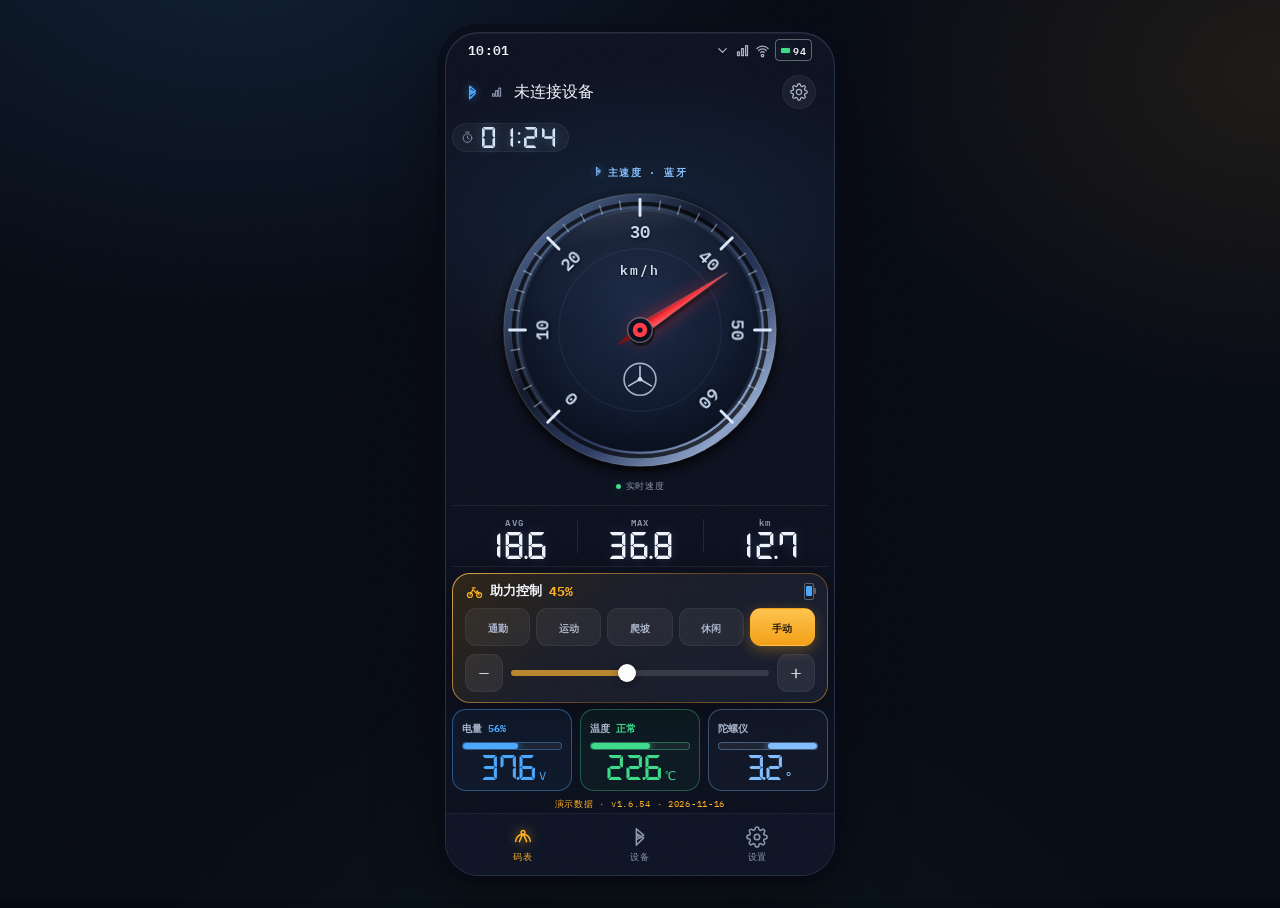
<file: design/needle-dashboard/index.html>
<!DOCTYPE html>
<html lang="zh-CN">
<head>
  <meta charset="UTF-8" />
  <meta name="viewport" content="width=device-width, initial-scale=1.0" />
  <title>指针仪表盘 · 码表首页概念稿</title>
  <link rel="preconnect" href="https://fonts.googleapis.com" />
  <link rel="preconnect" href="https://fonts.gstatic.com" crossorigin />
  <link href="https://fonts.googleapis.com/css2?family=IBM+Plex+Mono:wght@400;500;600;700&display=swap" rel="stylesheet" />
  <link rel="stylesheet" href="styles/tokens.css" />
  <link rel="stylesheet" href="styles/base.css" />
  <link rel="stylesheet" href="styles/components.css" />
</head>
<body>
  <div class="phone" id="app">

    <!-- ============ 状态栏 ============ -->
    <div class="statusbar reveal" data-reveal="0">
      <span class="statusbar__time">10:01</span>
      <div class="statusbar__right">
        <svg viewBox="0 0 24 24" aria-hidden="true"><path d="M6 9l6 6 6-6" /></svg>
        <svg viewBox="0 0 24 24" aria-hidden="true"><path d="M4 20h3v-6H4zm6.5 0h3V9h-3zm6.5 0h3V4h-3z" /></svg>
        <svg viewBox="0 0 24 24" aria-hidden="true"><path d="M12 18a2 2 0 100 4 2 2 0 000-4zm-6-6a8 8 0 0112 0m-9 3a4.5 4.5 0 016 0M3 9a12 12 0 0118 0" /></svg>
        <span class="statusbar__battery"><i></i>94</span>
      </div>
    </div>

    <!-- ============ 标题栏 ============ -->
    <header class="topbar reveal" data-reveal="1">
      <div class="topbar__left">
        <svg class="ico-bt" viewBox="0 0 24 24" aria-hidden="true"><path d="M8 3l8 7-4 3-4-3zm0 0v18l8-8-8-5zm8 7l-8 5" /></svg>
        <svg class="ico-signal" viewBox="0 0 24 24" aria-hidden="true"><path d="M4 18h3v-4H4zm5 0h3V9H9zm5 0h3V5h-3z" /></svg>
        <span>未连接设备</span>
      </div>
      <button class="icon-btn" aria-label="设置">
        <svg viewBox="0 0 24 24" aria-hidden="true"><path d="M12 15.5a3.5 3.5 0 100-7 3.5 3.5 0 000 7z" /><path d="M19.4 15a1.7 1.7 0 00.34 1.88l.06.06a2 2 0 01-2.83 2.83l-.06-.06a1.7 1.7 0 00-1.88-.34 1.7 1.7 0 00-1.03 1.56V21a2 2 0 01-4 0v-.09A1.7 1.7 0 008.9 19.4a1.7 1.7 0 00-1.88.34l-.06.06a2 2 0 01-2.83-2.83l.06-.06A1.7 1.7 0 004.53 15a1.7 1.7 0 00-1.56-1.03H3a2 2 0 010-4h.09A1.7 1.7 0 004.6 8.9a1.7 1.7 0 00-.34-1.88l-.06-.06a2 2 0 012.83-2.83l.06.06A1.7 1.7 0 009 4.53a1.7 1.7 0 001.03-1.56V3a2 2 0 014 0v.09A1.7 1.7 0 0015.1 4.6a1.7 1.7 0 001.88-.34l.06-.06a2 2 0 012.83 2.83l-.06.06A1.7 1.7 0 0019.47 9v.09a1.7 1.7 0 001.56 1.03H21a2 2 0 010 4h-.09a1.7 1.7 0 00-1.51.88z" /></svg>
      </button>
    </header>

    <main class="dash">

      <!-- ============ 顶部骑行时间 ============ -->
      <div class="ride-time reveal" data-reveal="2">
        <svg viewBox="0 0 24 24" aria-hidden="true"><circle cx="12" cy="13" r="8" /><path d="M12 9v4l3 2M9 2h6" /></svg>
        <span class="seg">01:24</span>
      </div>

      <!-- ============ 核心：三表联动仪表集群 ============ -->
      <section class="cluster" aria-label="指针仪表盘">

        <!-- 主速度指针表 -->
        <div class="gauge speedo speedo--main reveal" data-reveal="4">
          <div class="gauge__caption gauge__caption--main">
            <svg class="ico-bt" viewBox="0 0 24 24" aria-hidden="true"><path d="M8 3l8 7-4 3-4-3zm0 0v18l8-8-8-5zm8 7l-8 5" /></svg>
            主速度 · 蓝牙
          </div>
          <div class="speedo__dial">
            <svg viewBox="0 0 200 200" role="img" aria-label="主速度指针仪表" id="mainGaugeSvg">
              <defs>
                <!-- 金属拉丝表圈：左上高光 → 右下暗部，模拟立体倒角 -->
                <linearGradient id="bezelMain" x1="0" y1="0" x2="1" y2="1">
                  <stop offset="0%" stop-color="#a8bbdb" />
                  <stop offset="16%" stop-color="#40547a" />
                  <stop offset="40%" stop-color="#101729" />
                  <stop offset="63%" stop-color="#2b3a61" />
                  <stop offset="84%" stop-color="#8ea4c9" />
                  <stop offset="100%" stop-color="#1b2540" />
                </linearGradient>
                <!-- 盘面：径向内凹，边缘压暗 -->
                <radialGradient id="dialMain" cx="50%" cy="40%" r="66%">
                  <stop offset="0%" stop-color="#1b2845" />
                  <stop offset="58%" stop-color="#101a30" />
                  <stop offset="100%" stop-color="#050a16" />
                </radialGradient>
                <!-- 指针：德系红针，根部深、尖端亮 -->
                <linearGradient id="needleMainGrad" x1="0" y1="0" x2="1" y2="0">
                  <stop offset="0%" stop-color="#8f1018" />
                  <stop offset="45%" stop-color="#ff2d38" />
                  <stop offset="100%" stop-color="#ff6b6b" />
                </linearGradient>
                <!-- 玻璃罩反光 -->
                <linearGradient id="glassMain" x1="0" y1="0" x2="0.35" y2="1">
                  <stop offset="0%" stop-color="#ffffff" stop-opacity="0.15" />
                  <stop offset="38%" stop-color="#ffffff" stop-opacity="0.02" />
                  <stop offset="100%" stop-color="#ffffff" stop-opacity="0" />
                </linearGradient>
                <linearGradient id="arcGradMain" x1="0" y1="1" x2="1" y2="0">
                  <stop offset="0%" stop-color="#4aa8ff" />
                  <stop offset="55%" stop-color="#82beff" />
                  <stop offset="100%" stop-color="#ffb020" />
                </linearGradient>
                <filter id="glowMain" x="-60%" y="-60%" width="220%" height="220%">
                  <feGaussianBlur stdDeviation="3.4" result="b" />
                  <feMerge><feMergeNode in="b" /><feMergeNode in="SourceGraphic" /></feMerge>
                </filter>
              </defs>
              <!-- 表圈投影 → 金属倒角 → 内凹槽 → 盘面 -->
              <circle class="bezel-shadow" cx="100" cy="103" r="95" />
              <circle class="bezel-ring" cx="100" cy="100" r="94" fill="url(#bezelMain)" />
              <circle class="bezel-groove" cx="100" cy="100" r="87" />
              <circle class="speedo__face" cx="100" cy="100" r="84" fill="url(#dialMain)" />
              <circle class="speedo__inner-ring" cx="100" cy="100" r="56" />
              <!-- 上方单位铭牌 -->
              <text class="gauge-unit-mark" x="100" y="62" text-anchor="middle">km/h</text>
              <!-- 奔驰三叉星徽标：轴心下方 -->
              <g class="benz-star" transform="translate(100 134)" aria-hidden="true">
                <circle r="11" />
                <path d="M0 0 L0 -9 M0 0 L7.8 4.5 M0 0 L-7.8 4.5" />
                <circle class="benz-star__dot" r="1.6" />
              </g>
              <path class="gauge-arc gauge-arc--track" id="arcTrackMain" />
              <path class="gauge-arc gauge-arc--active" id="arcMain" filter="url(#glowMain)" />
              <g class="speedo__ticks" id="ticksMain" aria-hidden="true"></g>
              <g class="needle needle--main" id="needleMain">
                <path class="needle__tail" d="M96 100L100 120L104 100Z" />
                <path class="needle__body" d="M100 100L95.5 106L100 28L104.5 106Z" />
              </g>
              <circle class="needle__hub-shadow" cx="101" cy="102" r="9" />
              <circle class="needle__hub-outer" cx="100" cy="100" r="8.5" />
              <circle class="needle__hub" cx="100" cy="100" r="5" />
              <circle class="needle__hub-dot" cx="100" cy="100" r="1.8" />
              <!-- 玻璃罩高光：覆盖在最上层 -->
              <path class="glass-glare" fill="url(#glassMain)"
                    d="M100 16 A84 84 0 0 0 22 84 Q100 100 178 84 A84 84 0 0 0 100 16 Z" />
            </svg>
          </div>
          <div class="speedo__foot"><span class="status-dot"></span> 实时速度</div>
        </div>
      </section>

      <!-- ============ AVG / MAX / km ============ -->
      <section class="subtable reveal" data-reveal="6" aria-label="骑行统计">
        <div class="subtable__col">
          <span class="subtable__tag">AVG</span>
          <span class="seg subtable__val">18.6</span>
        </div>
        <div class="subtable__col">
          <span class="subtable__tag">MAX</span>
          <span class="seg subtable__val">36.8</span>
        </div>
        <div class="subtable__col">
          <span class="subtable__tag">km</span>
          <span class="seg subtable__val">12.7</span>
        </div>
      </section>

      <!-- ============ 助力控制 ============ -->
      <section class="assist reveal" data-reveal="7" aria-label="助力控制">
        <div class="assist__head">
          <svg viewBox="0 0 24 24" aria-hidden="true"><circle cx="5.5" cy="17" r="3.5" /><circle cx="18.5" cy="17" r="3.5" /><path d="M5.5 17L10 9l4 5 2-3 2.5 6M9 7h4" /></svg>
          <strong>助力控制</strong>
          <em id="assistPercent">45%</em>
          <span class="assist__battery" aria-hidden="true"></span>
        </div>
        <div class="assist__modes" role="group" aria-label="助力模式">
          <button type="button">通勤</button>
          <button type="button">运动</button>
          <button type="button">爬坡</button>
          <button type="button">休闲</button>
          <button type="button" class="is-active" aria-pressed="true">手动</button>
        </div>
        <div class="assist__control">
          <button class="assist__step" type="button" aria-label="减少助力">−</button>
          <div class="assist__slider" role="slider" aria-label="助力百分比" aria-valuemin="0" aria-valuemax="99" aria-valuenow="45" tabindex="0">
            <div class="assist__slider-fill" id="sliderFill"></div>
            <div class="assist__slider-thumb" id="sliderThumb"></div>
          </div>
          <button class="assist__step" type="button" aria-label="增加助力">+</button>
        </div>
      </section>

      <!-- ============ 传感器 ============ -->
      <section class="sensors reveal" data-reveal="8" aria-label="传感器状态">
        <div class="sensor sensor--blue">
          <div class="sensor__top"><span>电量 <b>56%</b></span></div>
          <div class="sensor__bar"><i style="width:56%"></i></div>
          <div class="sensor__value seg">37.6<span>V</span></div>
        </div>
        <div class="sensor sensor--green">
          <div class="sensor__top"><span>温度 <b>正常</b></span></div>
          <div class="sensor__bar"><i style="width:60%"></i></div>
          <div class="sensor__value seg">22.6<span>℃</span></div>
        </div>
        <div class="sensor sensor--cyan">
          <div class="sensor__top"><span>陀螺仪</span></div>
          <div class="sensor__bar"><i style="width:50%;left:50%"></i></div>
          <div class="sensor__value seg">3.2<span>°</span></div>
        </div>
      </section>

      <div class="version reveal" data-reveal="9">演示数据 · v1.6.54 · 2026-11-16</div>
    </main>

    <!-- ============ 底部导航 ============ -->
    <nav class="bottomnav reveal" data-reveal="10" aria-label="主导航">
      <button type="button" class="is-active" aria-current="page">
        <svg viewBox="0 0 24 24" aria-hidden="true"><path d="M4 17a8 8 0 0116 0M8 17l3-7h2l3 7" /><circle cx="12" cy="7" r="2" /></svg>
        <span>码表</span>
      </button>
      <button type="button">
        <svg viewBox="0 0 24 24" aria-hidden="true"><path d="M8 3l8 7-4 3-4-3zm0 0v18l8-8-8-5zm8 7l-8 5" /></svg>
        <span>设备</span>
      </button>
      <button type="button">
        <svg viewBox="0 0 24 24" aria-hidden="true"><circle cx="12" cy="12" r="3" /><path d="M19.4 15a1.7 1.7 0 00.34 1.88l.06.06a2 2 0 01-2.83 2.83l-.06-.06a1.7 1.7 0 00-1.88-.34 1.7 1.7 0 00-1.03 1.56V21a2 2 0 01-4 0v-.09A1.7 1.7 0 008.9 19.4a1.7 1.7 0 00-1.88.34l-.06.06a2 2 0 01-2.83-2.83l.06-.06A1.7 1.7 0 004.53 15a1.7 1.7 0 00-1.56-1.03H3a2 2 0 010-4h.09A1.7 1.7 0 004.6 8.9a1.7 1.7 0 00-.34-1.88l-.06-.06a2 2 0 012.83-2.83l.06.06A1.7 1.7 0 009 4.53a1.7 1.7 0 001.03-1.56V3a2 2 0 014 0v.09A1.7 1.7 0 0015.1 4.6a1.7 1.7 0 001.88-.34l.06-.06a2 2 0 012.83 2.83l-.06.06A1.7 1.7 0 0019.47 9v.09a1.7 1.7 0 001.56 1.03H21a2 2 0 010 4h-.09a1.7 1.7 0 00-1.51.88z" /></svg>
        <span>设置</span>
      </button>
    </nav>

    <!-- ============ 轻提示 ============ -->
    <div class="toast" id="toast" role="status" aria-live="polite"></div>
  </div>

  <script src="scripts/main.js"></script>
</body>
</html>
</file>
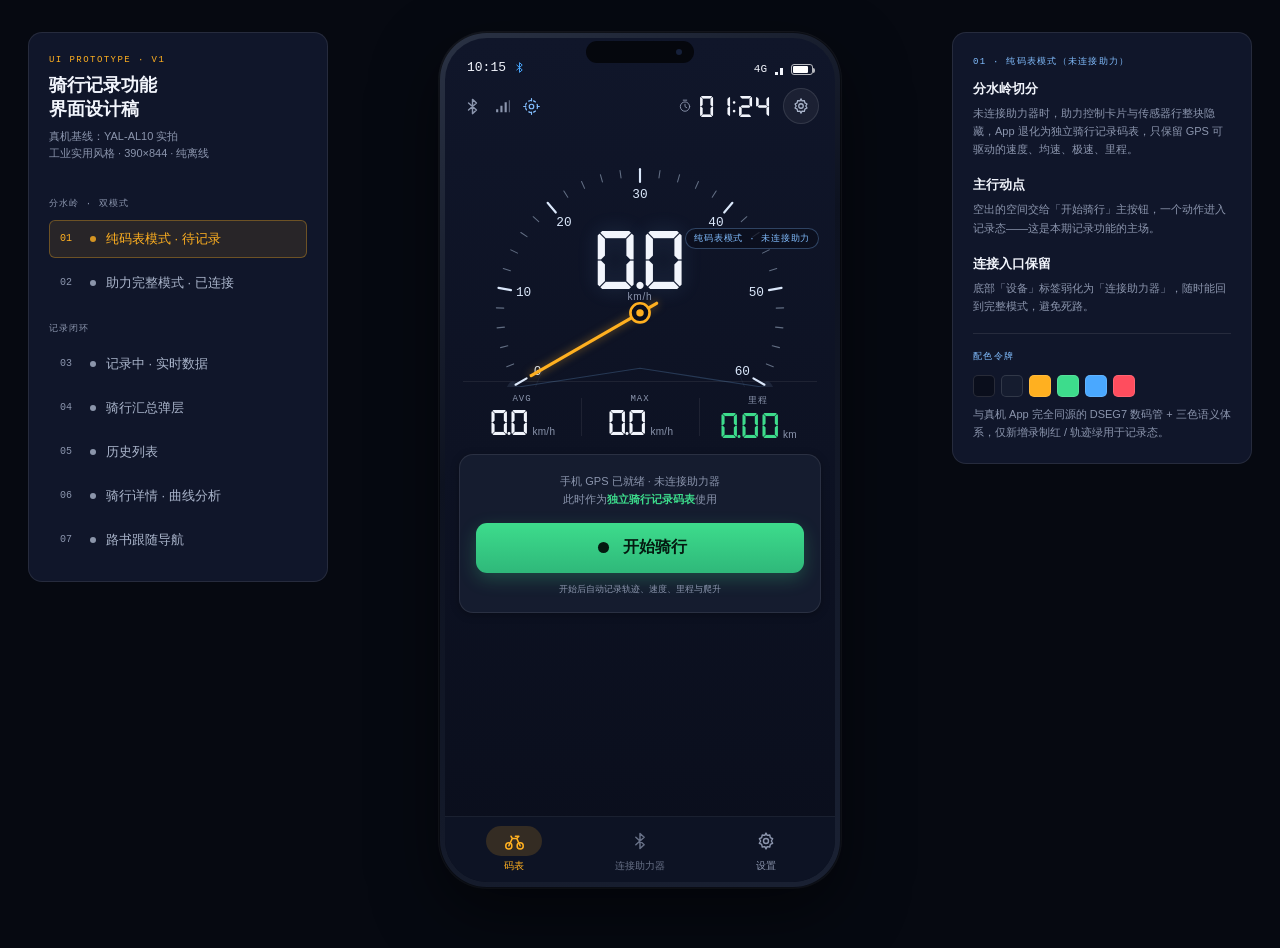
<file: design/ride-recording-ui/index.html>
<!DOCTYPE html>
<html lang="zh-CN">
<head>
<meta charset="UTF-8">
<meta name="viewport" content="width=device-width, initial-scale=1.0">
<title>骑行记录功能 · UI 设计原型</title>
<link rel="stylesheet" href="styles/tokens.css">
<link rel="stylesheet" href="styles/base.css">
<link rel="stylesheet" href="styles/components.css">
</head>
<body>

<!-- ============ 图标 sprite ============ -->
<svg xmlns="http://www.w3.org/2000/svg" style="display:none" aria-hidden="true">
  <symbol id="i-bt" viewBox="0 0 24 24" fill="none" stroke="currentColor" stroke-width="1.8" stroke-linecap="round" stroke-linejoin="round"><path d="M7 7.5 17 16.5 12 21V3l5 4.5L7 16.5"/></symbol>
  <symbol id="i-signal" viewBox="0 0 24 24" fill="currentColor"><path d="M3 20h3v-4H3zM9 20h3V11H9zM15 20h3V6h-3zM21 20h1V3h-1z"/></symbol>
  <symbol id="i-gps" viewBox="0 0 24 24" fill="none" stroke="currentColor" stroke-width="1.7" stroke-linecap="round"><circle cx="12" cy="12" r="3.2"/><circle cx="12" cy="12" r="8.5" stroke-dasharray="3 4"/><path d="M12 1v3M12 20v3M1 12h3M20 12h3"/></symbol>
  <symbol id="i-gear" viewBox="0 0 24 24" fill="none" stroke="currentColor" stroke-width="1.7" stroke-linecap="round" stroke-linejoin="round"><circle cx="12" cy="12" r="3"/><path d="M12 2.5l1.4 2.8 3.1-.5.7 3.1 2.8 1.4-1.6 2.7 1.6 2.7-2.8 1.4-.7 3.1-3.1-.5L12 21.5l-1.4-2.8-3.1.5-.7-3.1-2.8-1.4 1.6-2.7-1.6-2.7 2.8-1.4.7-3.1 3.1.5z"/></symbol>
  <symbol id="i-clock" viewBox="0 0 24 24" fill="none" stroke="currentColor" stroke-width="1.6" stroke-linecap="round"><circle cx="12" cy="13" r="8"/><path d="M12 9v4l3 2M9 2h6"/></symbol>
  <symbol id="i-bike" viewBox="0 0 24 24" fill="none" stroke="currentColor" stroke-width="1.7" stroke-linecap="round" stroke-linejoin="round"><circle cx="5.5" cy="17" r="3.5"/><circle cx="18.5" cy="17" r="3.5"/><path d="M5.5 17l4-8.5h5l4 8.5M9.5 8.5 8 6M14.5 8.5 17 6h-4"/></symbol>
  <symbol id="i-commute" viewBox="0 0 24 24" fill="none" stroke="currentColor" stroke-width="1.7" stroke-linecap="round" stroke-linejoin="round"><circle cx="5.5" cy="17" r="3.5"/><circle cx="18.5" cy="17" r="3.5"/><path d="M5.5 17l4-8.5h5l4 8.5M9.5 8.5 8 6M14.5 8.5 17 6h-4"/></symbol>
  <symbol id="i-sport" viewBox="0 0 24 24" fill="none" stroke="currentColor" stroke-width="1.7" stroke-linecap="round" stroke-linejoin="round"><circle cx="13" cy="4" r="2"/><path d="M9 21l3-6-3-3V8l5-2 3 4h4M12 15l4 3 1 4"/></symbol>
  <symbol id="i-climb" viewBox="0 0 24 24" fill="none" stroke="currentColor" stroke-width="1.7" stroke-linecap="round" stroke-linejoin="round"><path d="M2 20l7-12 4 6 2-3 7 9z"/></symbol>
  <symbol id="i-leisure" viewBox="0 0 24 24" fill="none" stroke="currentColor" stroke-width="1.6" stroke-linecap="round"><path d="M12 2v20M3.3 7l17.4 10M20.7 7 3.3 17"/><path d="M9 4l3 2 3-2M9 20l3-2 3 2"/></symbol>
  <symbol id="i-manual" viewBox="0 0 24 24" fill="none" stroke="currentColor" stroke-width="1.7" stroke-linecap="round"><path d="M4 7h16M4 12h16M4 17h16"/><circle cx="9" cy="7" r="2" fill="#151c2f"/><circle cx="16" cy="12" r="2" fill="#151c2f"/><circle cx="11" cy="17" r="2" fill="#151c2f"/></symbol>
  <symbol id="i-minus" viewBox="0 0 24 24" fill="none" stroke="currentColor" stroke-width="2" stroke-linecap="round"><path d="M5 12h14"/></symbol>
  <symbol id="i-plus" viewBox="0 0 24 24" fill="none" stroke="currentColor" stroke-width="2" stroke-linecap="round"><path d="M12 5v14M5 12h14"/></symbol>
  <symbol id="i-battery" viewBox="0 0 24 24" fill="none" stroke="currentColor" stroke-width="1.7" stroke-linecap="round"><rect x="2" y="7" width="17" height="10" rx="2"/><path d="M21 10v4"/></symbol>
  <symbol id="i-temp" viewBox="0 0 24 24" fill="none" stroke="currentColor" stroke-width="1.7" stroke-linecap="round"><path d="M14 14V5a2 2 0 0 0-4 0v9a4 4 0 1 0 4 0z"/><path d="M12 9v7"/></symbol>
  <symbol id="i-gyro" viewBox="0 0 24 24" fill="none" stroke="currentColor" stroke-width="1.6" stroke-linecap="round"><circle cx="12" cy="12" r="9"/><path d="M12 3v4M21 12h-4M12 21v-4M3 12h4"/><circle cx="12" cy="12" r="1.5" fill="currentColor"/></symbol>
  <symbol id="i-rec" viewBox="0 0 24 24" fill="currentColor"><circle cx="12" cy="12" r="7"/></symbol>
  <symbol id="i-pause" viewBox="0 0 24 24" fill="currentColor"><rect x="7" y="5" width="4" height="14" rx="1"/><rect x="14" y="5" width="4" height="14" rx="1"/></symbol>
  <symbol id="i-flag" viewBox="0 0 24 24" fill="none" stroke="currentColor" stroke-width="1.8" stroke-linecap="round" stroke-linejoin="round"><path d="M5 21V4m0 0h12l-2.5 4L17 12H5"/></symbol>
  <symbol id="i-play" viewBox="0 0 24 24" fill="currentColor"><path d="M8 5l11 7-11 7z"/></symbol>
  <symbol id="i-back" viewBox="0 0 24 24" fill="none" stroke="currentColor" stroke-width="1.9" stroke-linecap="round" stroke-linejoin="round"><path d="M15 18l-6-6 6-6"/></symbol>
  <symbol id="i-download" viewBox="0 0 24 24" fill="none" stroke="currentColor" stroke-width="1.7" stroke-linecap="round" stroke-linejoin="round"><path d="M12 3v12m0 0-4-4m4 4 4-4M4 17v3h16v-3"/></symbol>
  <symbol id="i-warn" viewBox="0 0 24 24" fill="none" stroke="currentColor" stroke-width="1.8" stroke-linecap="round" stroke-linejoin="round"><path d="M12 3 22 20H2z"/><path d="M12 9v5m0 3h.01"/></symbol>
  <symbol id="i-nav" viewBox="0 0 24 24" fill="none" stroke="currentColor" stroke-width="1.7" stroke-linecap="round" stroke-linejoin="round"><path d="M3 11 21 3l-8 18-2-8z"/></symbol>
  <symbol id="i-pin" viewBox="0 0 24 24" fill="none" stroke="currentColor" stroke-width="1.7" stroke-linecap="round" stroke-linejoin="round"><path d="M12 22s7-7 7-13a7 7 0 1 0-14 0c0 6 7 13 7 13z"/><circle cx="12" cy="9" r="2.5"/></symbol>
</svg>

<div class="stage">
  <!-- ============ 左侧：屏幕选择器 ============ -->
  <aside class="stage-side">
    <p class="brand-kicker">UI Prototype · v1</p>
    <h1 class="brand-title">骑行记录功能<br>界面设计稿</h1>
    <p class="brand-sub">真机基线：YAL-AL10 实拍<br>工业实用风格 · 390×844 · 纯离线</p>

    <div class="screen-picker" role="tablist" aria-label="界面列表">
      <p class="picker-group-label">分水岭 · 双模式</p>
      <button class="picker-btn active" data-target="standby"><span class="pn">01</span><span class="picker-dot"></span>纯码表模式 · 待记录</button>
      <button class="picker-btn" data-target="assist"><span class="pn">02</span><span class="picker-dot"></span>助力完整模式 · 已连接</button>

      <p class="picker-group-label">记录闭环</p>
      <button class="picker-btn" data-target="recording"><span class="pn">03</span><span class="picker-dot"></span>记录中 · 实时数据</button>
      <button class="picker-btn" data-target="summary"><span class="pn">04</span><span class="picker-dot"></span>骑行汇总弹层</button>
      <button class="picker-btn" data-target="history"><span class="pn">05</span><span class="picker-dot"></span>历史列表</button>
      <button class="picker-btn" data-target="detail"><span class="pn">06</span><span class="picker-dot"></span>骑行详情 · 曲线分析</button>
      <button class="picker-btn" data-target="navigation"><span class="pn">07</span><span class="picker-dot"></span>路书跟随导航</button>
    </div>
  </aside>

  <!-- ============ 中间：手机 mockup ============ -->
  <div class="device-wrap">
    <div class="device">
      <div class="notch"></div>

      <!-- ========== 01 纯码表模式 · 待记录 ========== -->
      <section class="screen" data-screen="standby" aria-label="纯码表模式待记录">
        <div class="statusbar">
          <div class="sb-left"><span>10:15</span><span class="sb-icon" style="color:var(--color-blue)"><svg width="13" height="13"><use href="#i-bt"/></svg></span></div>
          <div class="sb-right"><span>4G</span><span class="sb-icon"><svg width="12" height="12" fill="currentColor"><path d="M2 14h3V9H2zM7 14h3V5H7zM12 14h3V2h-3z"/></svg></span><span class="sb-battery"><i></i></span></div>
        </div>
        <header class="appbar">
          <div class="appbar-left">
            <span class="ab-icon" style="color:var(--color-muted)"><svg width="19" height="19"><use href="#i-bt"/></svg></span>
            <span class="ab-icon" style="color:var(--color-muted)"><svg width="17" height="17"><use href="#i-signal"/></svg></span>
            <span class="ab-icon" style="color:var(--color-cyan)"><svg width="17" height="17"><use href="#i-gps"/></svg></span>
          </div>
          <div class="appbar-right">
            <div class="ride-clock"><svg width="14" height="14" style="color:var(--color-muted)"><use href="#i-clock"/></svg><span class="seg">01:24</span></div>
            <button class="gear-btn" aria-label="设置"><svg width="18" height="18"><use href="#i-gear"/></svg></button>
          </div>
        </header>
        <main class="content">
          <div class="demo-flag">纯码表模式 · 未连接助力</div>
          <div class="gauge-wrap" data-speed="0" data-avg="0" data-max="0">
            <svg class="gauge-svg" viewBox="0 0 340 238" preserveAspectRatio="xMidYMid meet"></svg>
            <div class="gauge-center-readout"><div class="gauge-speed seg">0.0</div><div class="gauge-unit">km/h</div></div>
          </div>
          <div class="stat-row">
            <div class="stat-cell"><div class="stat-label">AVG</div><div class="stat-val seg">0.0<small>km/h</small></div></div>
            <div class="stat-cell"><div class="stat-label">MAX</div><div class="stat-val seg">0.0<small>km/h</small></div></div>
            <div class="stat-cell accent-green"><div class="stat-label">里程</div><div class="stat-val seg">0.00<small>km</small></div></div>
          </div>
          <div class="card start-card">
            <p class="start-lead">手机 GPS 已就绪 · 未连接助力器<br>此时作为<b>独立骑行记录码表</b>使用</p>
            <button class="start-btn"><svg width="19" height="19"><use href="#i-rec"/></svg>开始骑行</button>
            <p class="start-hint">开始后自动记录轨迹、速度、里程与爬升</p>
          </div>
        </main>
        <nav class="navbar">
          <button class="nav-item active"><span class="nav-ico"><svg width="21" height="21"><use href="#i-bike"/></svg></span>码表</button>
          <button class="nav-item muted"><span class="nav-ico"><svg width="20" height="20"><use href="#i-bt"/></svg></span>连接助力器</button>
          <button class="nav-item"><span class="nav-ico"><svg width="20" height="20"><use href="#i-gear"/></svg></span>设置</button>
        </nav>
      </section>

      <!-- ========== 02 助力完整模式 · 已连接 ========== -->
      <section class="screen" data-screen="assist" hidden aria-label="助力完整模式已连接">
        <div class="statusbar">
          <div class="sb-left"><span>10:15</span><span class="sb-icon" style="color:var(--color-blue)"><svg width="13" height="13"><use href="#i-bt"/></svg></span></div>
          <div class="sb-right"><span>4G</span><span class="sb-icon" style="color:var(--color-green)"><svg width="12" height="12" fill="currentColor"><path d="M2 14h3V9H2zM7 14h3V5H7zM12 14h3V2h-3z"/></svg></span><span class="sb-battery"><i></i></span></div>
        </div>
        <header class="appbar">
          <div class="appbar-left">
            <span class="ab-icon" style="color:var(--color-blue)"><svg width="19" height="19"><use href="#i-bt"/></svg></span>
            <span class="ab-icon" style="color:var(--color-green)"><svg width="17" height="17"><use href="#i-signal"/></svg></span>
            <span class="ab-icon" style="color:var(--color-cyan)"><svg width="17" height="17"><use href="#i-gps"/></svg></span>
          </div>
          <div class="appbar-right">
            <div class="ride-clock"><svg width="14" height="14" style="color:var(--color-muted)"><use href="#i-clock"/></svg><span class="seg">01:24</span></div>
            <button class="gear-btn" aria-label="设置"><svg width="18" height="18"><use href="#i-gear"/></svg></button>
          </div>
        </header>
        <main class="content">
          <div class="gauge-wrap" data-speed="21.7" data-avg="18.4" data-max="42.1">
            <svg class="gauge-svg" viewBox="0 0 340 238" preserveAspectRatio="xMidYMid meet"></svg>
            <div class="gauge-center-readout"><div class="gauge-speed seg">21.7</div><div class="gauge-unit">km/h</div></div>
          </div>
          <div class="stat-row">
            <div class="stat-cell"><div class="stat-label">AVG</div><div class="stat-val seg">18.4<small>km/h</small></div></div>
            <div class="stat-cell"><div class="stat-label">MAX</div><div class="stat-val seg">42.1<small>km/h</small></div></div>
            <div class="stat-cell accent-green"><div class="stat-label">里程</div><div class="stat-val seg">12.68<small>km</small></div></div>
          </div>
          <div class="assist-card">
            <div class="assist-head">
              <div class="title"><svg width="18" height="18"><use href="#i-bike"/></svg>助力控制</div>
              <span class="assist-badge">助力中</span>
            </div>
            <div class="mode-row">
              <button class="mode-btn"><svg width="18" height="18"><use href="#i-commute"/></svg>通勤</button>
              <button class="mode-btn"><svg width="18" height="18"><use href="#i-sport"/></svg>运动</button>
              <button class="mode-btn active"><svg width="18" height="18"><use href="#i-climb"/></svg>爬坡</button>
              <button class="mode-btn"><svg width="18" height="18"><use href="#i-leisure"/></svg>休闲</button>
              <button class="mode-btn"><svg width="18" height="18"><use href="#i-manual"/></svg>手动</button>
            </div>
            <div class="level-row">
              <button class="level-btn op"><svg width="18" height="18"><use href="#i-minus"/></svg></button>
              <button class="level-btn">1</button>
              <button class="level-btn">2</button>
              <button class="level-btn active">3</button>
              <button class="level-btn">4</button>
              <button class="level-btn">5</button>
              <button class="level-btn op"><svg width="18" height="18"><use href="#i-plus"/></svg></button>
              <button class="level-btn stop">停止</button>
            </div>
          </div>
          <div class="sensor-grid">
            <div class="sensor-card">
              <div class="sensor-label"><svg width="13" height="13" style="color:var(--color-orange)"><use href="#i-battery"/></svg>电量 21%</div>
              <div class="sensor-value v-batt seg">34.1<small> V</small></div>
              <div class="sensor-bar"><i style="width:21%;background:var(--color-orange)"></i></div>
            </div>
            <div class="sensor-card">
              <div class="sensor-label"><svg width="13" height="13" style="color:var(--color-amber)"><use href="#i-temp"/></svg>温度 偏热</div>
              <div class="sensor-value v-temp seg">48.3<small> °C</small></div>
              <div class="sensor-bar"><i style="width:72%;background:var(--color-amber)"></i></div>
            </div>
            <div class="sensor-card">
              <div class="sensor-label"><svg width="13" height="13" style="color:var(--color-blue)"><use href="#i-gyro"/></svg>陀螺仪</div>
              <div class="sensor-value v-gyro seg">14.6<small> °</small></div>
              <div class="sensor-bar"><i style="width:55%;background:var(--color-blue)"></i></div>
            </div>
          </div>
        </main>
        <nav class="navbar">
          <button class="nav-item active"><span class="nav-ico"><svg width="21" height="21"><use href="#i-bike"/></svg></span>码表</button>
          <button class="nav-item"><span class="nav-ico"><svg width="20" height="20"><use href="#i-bt"/></svg></span>设备</button>
          <button class="nav-item"><span class="nav-ico"><svg width="20" height="20"><use href="#i-gear"/></svg></span>设置</button>
        </nav>
      </section>

      <!-- ========== 03 记录中 · 实时数据 ========== -->
      <section class="screen" data-screen="recording" hidden aria-label="记录中实时数据">
        <div class="statusbar">
          <div class="sb-left"><span>10:15</span><span class="sb-icon" style="color:var(--color-blue)"><svg width="13" height="13"><use href="#i-bt"/></svg></span></div>
          <div class="sb-right"><span>4G</span><span class="sb-icon" style="color:var(--color-green)"><svg width="12" height="12" fill="currentColor"><path d="M2 14h3V9H2zM7 14h3V5H7zM12 14h3V2h-3z"/></svg></span><span class="sb-battery"><i></i></span></div>
        </div>
        <header class="appbar">
          <div class="appbar-left">
            <span class="ab-icon" style="color:var(--color-muted)"><svg width="19" height="19"><use href="#i-bt"/></svg></span>
            <span class="ab-icon" style="color:var(--color-muted)"><svg width="17" height="17"><use href="#i-signal"/></svg></span>
            <span class="ab-icon" style="color:var(--color-green)"><svg width="17" height="17"><use href="#i-gps"/></svg></span>
          </div>
          <div class="appbar-right">
            <div class="ride-clock"><svg width="14" height="14" style="color:var(--color-muted)"><use href="#i-clock"/></svg><span class="seg">32:18</span></div>
            <button class="gear-btn" aria-label="设置"><svg width="18" height="18"><use href="#i-gear"/></svg></button>
          </div>
        </header>
        <main class="content">
          <div class="gauge-wrap" data-speed="28.4" data-avg="22.6" data-max="51.3">
            <svg class="gauge-svg" viewBox="0 0 340 238" preserveAspectRatio="xMidYMid meet"></svg>
            <div class="gauge-center-readout"><div class="gauge-speed seg">28.4</div><div class="gauge-unit">km/h</div></div>
          </div>
          <div class="stat-row">
            <div class="stat-cell"><div class="stat-label">AVG</div><div class="stat-val seg">22.6<small>km/h</small></div></div>
            <div class="stat-cell"><div class="stat-label">MAX</div><div class="stat-val seg">51.3<small>km/h</small></div></div>
            <div class="stat-cell accent-green"><div class="stat-label">里程</div><div class="stat-val seg">12.68<small>km</small></div></div>
          </div>
          <div class="rec-bar">
            <div class="rec-left">
              <span class="rec-dot"></span>
              <div><div class="rec-label">记录中</div><div class="rec-time seg">00:32:18</div></div>
            </div>
            <div class="rec-actions">
              <button class="rec-btn pause"><svg width="13" height="13"><use href="#i-pause"/></svg>暂停</button>
              <button class="rec-btn finish"><svg width="13" height="13"><use href="#i-flag"/></svg>结束</button>
            </div>
          </div>
          <div class="track-thumb">
            <span class="tt-chip">GPS 轨迹 · 实时</span>
            <svg viewBox="0 0 360 122" preserveAspectRatio="none">
              <path d="M-5 100 C40 92 55 60 96 66 S150 30 196 44 S250 78 292 52 S340 24 372 34" fill="none" stroke="rgba(94,224,160,0.18)" stroke-width="7" stroke-linecap="round"/>
              <path d="M-5 100 C40 92 55 60 96 66 S150 30 196 44 S250 78 292 52 S340 24 372 34" fill="none" stroke="var(--color-track)" stroke-width="2.4" stroke-linecap="round"/>
              <circle cx="292" cy="52" r="5.5" fill="#fff" stroke="var(--color-track)" stroke-width="2.5"/>
            </svg>
          </div>
          <div class="live-metrics">
            <div class="live-metric"><div class="lm-label">累计爬升</div><div class="lm-val seg c-amber">186<small> m</small></div></div>
            <div class="live-metric"><div class="lm-label">当前坡度</div><div class="lm-val seg c-blue">4.2<small> °</small></div></div>
            <div class="live-metric"><div class="lm-label">估算卡路里</div><div class="lm-val seg c-green">412<small> kcal</small></div></div>
          </div>
        </main>
        <nav class="navbar">
          <button class="nav-item active"><span class="nav-ico"><svg width="21" height="21"><use href="#i-bike"/></svg></span>码表</button>
          <button class="nav-item"><span class="nav-ico"><svg width="20" height="20"><use href="#i-bt"/></svg></span>设备</button>
          <button class="nav-item"><span class="nav-ico"><svg width="20" height="20"><use href="#i-gear"/></svg></span>设置</button>
        </nav>
      </section>

      <!-- ========== 04 骑行汇总弹层 ========== -->
      <section class="screen" data-screen="summary" hidden aria-label="骑行汇总">
        <div class="statusbar">
          <div class="sb-left"><span>10:47</span><span class="sb-icon" style="color:var(--color-blue)"><svg width="13" height="13"><use href="#i-bt"/></svg></span></div>
          <div class="sb-right"><span>4G</span><span class="sb-icon" style="color:var(--color-green)"><svg width="12" height="12" fill="currentColor"><path d="M2 14h3V9H2zM7 14h3V5H7zM12 14h3V2h-3z"/></svg></span><span class="sb-battery"><i></i></span></div>
        </div>
        <header class="appbar">
          <div class="appbar-left">
            <span class="ab-icon" style="color:var(--color-muted)"><svg width="19" height="19"><use href="#i-bt"/></svg></span>
            <span class="ab-icon" style="color:var(--color-muted)"><svg width="17" height="17"><use href="#i-signal"/></svg></span>
            <span class="ab-icon" style="color:var(--color-green)"><svg width="17" height="17"><use href="#i-gps"/></svg></span>
          </div>
          <div class="appbar-right">
            <div class="ride-clock"><svg width="14" height="14" style="color:var(--color-muted)"><use href="#i-clock"/></svg><span class="seg">32:18</span></div>
            <button class="gear-btn" aria-label="设置"><svg width="18" height="18"><use href="#i-gear"/></svg></button>
          </div>
        </header>
        <main class="content">
          <div class="gauge-wrap" data-speed="0" data-avg="22.6" data-max="51.3">
            <svg class="gauge-svg" viewBox="0 0 340 238" preserveAspectRatio="xMidYMid meet"></svg>
            <div class="gauge-center-readout"><div class="gauge-speed seg">0.0</div><div class="gauge-unit">km/h</div></div>
          </div>
          <div class="stat-row">
            <div class="stat-cell"><div class="stat-label">AVG</div><div class="stat-val seg">22.6<small>km/h</small></div></div>
            <div class="stat-cell"><div class="stat-label">MAX</div><div class="stat-val seg">51.3<small>km/h</small></div></div>
            <div class="stat-cell accent-green"><div class="stat-label">里程</div><div class="stat-val seg">12.68<small>km</small></div></div>
          </div>
        </main>
        <div class="overlay">
          <div class="sheet">
            <div class="sheet-grab"></div>
            <h2 class="sheet-title">骑行完成</h2>
            <p class="sheet-sub">2026-11-21 09:15 · 城市环线骑行</p>
            <div class="summary-grid">
              <div class="summary-cell"><div class="sc-val seg">12.68<small> km</small></div><div class="sc-label">总距离</div></div>
              <div class="summary-cell"><div class="sc-val seg">32:18</div><div class="sc-label">移动时长</div></div>
              <div class="summary-cell"><div class="sc-val seg">23.5<small> km/h</small></div><div class="sc-label">移动均速</div></div>
              <div class="summary-cell"><div class="sc-val seg">51.3<small> km/h</small></div><div class="sc-label">极速</div></div>
              <div class="summary-cell"><div class="sc-val seg c-amber">186<small> m</small></div><div class="sc-label">累计爬升</div></div>
              <div class="summary-cell"><div class="sc-val seg c-green">428<small> kcal</small></div><div class="sc-label">消耗</div></div>
            </div>
            <div class="sheet-actions">
              <button class="sheet-btn ghost">放弃</button>
              <button class="sheet-btn primary">保存骑行</button>
            </div>
          </div>
        </div>
        <nav class="navbar">
          <button class="nav-item active"><span class="nav-ico"><svg width="21" height="21"><use href="#i-bike"/></svg></span>码表</button>
          <button class="nav-item"><span class="nav-ico"><svg width="20" height="20"><use href="#i-bt"/></svg></span>设备</button>
          <button class="nav-item"><span class="nav-ico"><svg width="20" height="20"><use href="#i-gear"/></svg></span>设置</button>
        </nav>
      </section>

      <!-- ========== 05 历史列表 ========== -->
      <section class="screen" data-screen="history" hidden aria-label="历史骑行列表">
        <div class="statusbar">
          <div class="sb-left"><span>10:15</span><span class="sb-icon" style="color:var(--color-blue)"><svg width="13" height="13"><use href="#i-bt"/></svg></span></div>
          <div class="sb-right"><span>4G</span><span class="sb-icon"><svg width="12" height="12" fill="currentColor"><path d="M2 14h3V9H2zM7 14h3V5H7zM12 14h3V2h-3z"/></svg></span><span class="sb-battery"><i></i></span></div>
        </div>
        <header class="appbar">
          <div class="appbar-left"><span style="font-size:15px;font-weight:600">我的骑行</span></div>
          <div class="appbar-right"><button class="gear-btn" aria-label="更多"><svg width="18" height="18"><use href="#i-download"/></svg></button></div>
        </header>
        <main class="content">
          <div class="page-head">
            <h2 class="page-title">骑行记录<small>共 24 次 · 累计 386.4 km</small></h2>
            <span class="head-action">本月 ▾</span>
          </div>
          <div class="summary-strip">
            <div class="ss-cell"><div class="ss-val seg c-green">128.6</div><div class="ss-label">本月里程 km</div></div>
            <div class="ss-cell"><div class="ss-val seg">9</div><div class="ss-label">骑行次数</div></div>
            <div class="ss-cell"><div class="ss-val seg c-amber">1,240</div><div class="ss-label">累计爬升 m</div></div>
          </div>
          <p class="section-cap">2026 年 11 月</p>
          <div class="ride-list">
            <button class="ride-item" data-go="detail">
              <div class="ride-map"><svg viewBox="0 0 80 74"><path d="M6 60 C16 50 14 34 30 36 S48 20 58 26 S70 16 76 12" fill="none" stroke="var(--color-track)" stroke-width="2" stroke-linecap="round"/><circle cx="6" cy="60" r="2.5" fill="#fff"/></svg></div>
              <div class="ride-info">
                <div class="ride-date">11月21日 周六 09:15</div>
                <h3 class="ride-name">城市环线骑行</h3>
                <div class="ride-stats">
                  <div><span class="rs-val seg">12.68<small>km</small></span><span class="rs-label">距离</span></div>
                  <div><span class="rs-val seg">32:18</span><span class="rs-label">时长</span></div>
                  <div><span class="rs-val seg">23.5</span><span class="rs-label">均速</span></div>
                </div>
              </div>
            </button>
            <button class="ride-item" data-go="detail">
              <div class="ride-map"><svg viewBox="0 0 80 74"><path d="M8 18 C24 16 20 40 38 42 S56 58 72 54" fill="none" stroke="var(--color-track)" stroke-width="2" stroke-linecap="round"/><circle cx="8" cy="18" r="2.5" fill="#fff"/></svg></div>
              <div class="ride-info">
                <div class="ride-date">11月19日 周四 18:40</div>
                <h3 class="ride-name">滨江夜骑</h3>
                <div class="ride-stats">
                  <div><span class="rs-val seg">24.30<small>km</small></span><span class="rs-label">距离</span></div>
                  <div><span class="rs-val seg">58:02</span><span class="rs-label">时长</span></div>
                  <div><span class="rs-val seg">25.1</span><span class="rs-label">均速</span></div>
                </div>
              </div>
            </button>
            <button class="ride-item" data-go="detail">
              <div class="ride-map"><svg viewBox="0 0 80 74"><path d="M10 56 C10 30 40 30 40 16 S70 20 70 44" fill="none" stroke="var(--color-track)" stroke-width="2" stroke-linecap="round"/><circle cx="10" cy="56" r="2.5" fill="#fff"/></svg></div>
              <div class="ride-info">
                <div class="ride-date">11月16日 周一 07:20</div>
                <h3 class="ride-name">通勤 · 山路段</h3>
                <div class="ride-stats">
                  <div><span class="rs-val seg">8.42<small>km</small></span><span class="rs-label">距离</span></div>
                  <div><span class="rs-val seg">26:45</span><span class="rs-label">时长</span></div>
                  <div><span class="rs-val seg">18.9</span><span class="rs-label">均速</span></div>
                </div>
              </div>
            </button>
          </div>
        </main>
        <nav class="navbar">
          <button class="nav-item active"><span class="nav-ico"><svg width="21" height="21"><use href="#i-bike"/></svg></span>码表</button>
          <button class="nav-item"><span class="nav-ico"><svg width="20" height="20"><use href="#i-bt"/></svg></span>设备</button>
          <button class="nav-item"><span class="nav-ico"><svg width="20" height="20"><use href="#i-gear"/></svg></span>设置</button>
        </nav>
      </section>

      <!-- ========== 06 骑行详情 · 曲线分析 ========== -->
      <section class="screen" data-screen="detail" hidden aria-label="骑行详情">
        <div class="statusbar">
          <div class="sb-left"><span>10:15</span><span class="sb-icon" style="color:var(--color-blue)"><svg width="13" height="13"><use href="#i-bt"/></svg></span></div>
          <div class="sb-right"><span>4G</span><span class="sb-icon"><svg width="12" height="12" fill="currentColor"><path d="M2 14h3V9H2zM7 14h3V5H7zM12 14h3V2h-3z"/></svg></span><span class="sb-battery"><i></i></span></div>
        </div>
        <header class="appbar">
          <div class="appbar-left">
            <button class="gear-btn" data-go="history" style="width:32px;height:32px" aria-label="返回"><svg width="18" height="18"><use href="#i-back"/></svg></button>
            <span style="font-size:15px;font-weight:600;margin-left:4px">骑行详情</span>
          </div>
          <div class="appbar-right"><button class="gear-btn" aria-label="导出"><svg width="17" height="17"><use href="#i-download"/></svg></button></div>
        </header>
        <main class="content">
          <div class="detail-map">
            <span class="dm-badge">轨迹回放 · 12.68 km</span>
            <svg viewBox="0 0 362 210" preserveAspectRatio="xMidYMid meet">
              <path d="M28 168 C60 150 52 108 96 116 S150 70 196 88 S252 128 292 96 S336 58 344 48" fill="none" stroke="rgba(94,224,160,0.16)" stroke-width="9" stroke-linecap="round"/>
              <path d="M28 168 C60 150 52 108 96 116 S150 70 196 88 S252 128 292 96 S336 58 344 48" fill="none" stroke="var(--color-track)" stroke-width="2.6" stroke-linecap="round"/>
              <circle cx="28" cy="168" r="4.5" fill="var(--color-green)"/>
              <circle cx="344" cy="48" r="4.5" fill="var(--color-rec)"/>
              <circle cx="196" cy="88" r="6" fill="#fff" stroke="var(--color-track)" stroke-width="3"/>
            </svg>
            <div class="dm-replay">
              <button class="dm-play" aria-label="播放回放"><svg width="13" height="13"><use href="#i-play"/></svg></button>
              <div class="dm-track"><i></i></div>
              <span class="dm-time">12:18 / 32:18</span>
            </div>
          </div>

          <div class="summary-strip" style="margin-top:12px">
            <div class="ss-cell"><div class="ss-val seg">32:18</div><div class="ss-label">移动时长</div></div>
            <div class="ss-cell"><div class="ss-val seg c-amber">186</div><div class="ss-label">爬升 m</div></div>
            <div class="ss-cell"><div class="ss-val seg c-green">428</div><div class="ss-label">消耗 kcal</div></div>
          </div>

          <div class="card chart-card">
            <div class="chart-head">
              <span class="chart-title" style="font-size:var(--fs-md);font-weight:600">速度与海拔</span>
              <div class="chart-legend">
                <span class="legend-item"><i class="legend-swatch" style="background:var(--color-speed-curve)"></i>速度</span>
                <span class="legend-item"><i class="legend-swatch" style="background:var(--color-altitude)"></i>海拔</span>
              </div>
            </div>
            <svg class="chart-area" viewBox="0 0 340 118" preserveAspectRatio="none">
              <defs>
                <linearGradient id="speedFill" x1="0" y1="0" x2="0" y2="1"><stop offset="0" stop-color="rgba(74,168,255,0.28)"/><stop offset="1" stop-color="rgba(74,168,255,0)"/></linearGradient>
              </defs>
              <line x1="0" y1="30" x2="340" y2="30" stroke="rgba(255,255,255,0.06)"/>
              <line x1="0" y1="60" x2="340" y2="60" stroke="rgba(255,255,255,0.06)"/>
              <line x1="0" y1="90" x2="340" y2="90" stroke="rgba(255,255,255,0.06)"/>
              <path d="M0 96 L24 86 L48 90 L72 66 L96 74 L120 52 L144 58 L168 38 L192 48 L216 30 L240 42 L264 26 L288 36 L312 22 L340 30 L340 118 L0 118 Z" fill="url(#speedFill)"/>
              <path d="M0 96 L24 86 L48 90 L72 66 L96 74 L120 52 L144 58 L168 38 L192 48 L216 30 L240 42 L264 26 L288 36 L312 22 L340 30" fill="none" stroke="var(--color-speed-curve)" stroke-width="2" stroke-linejoin="round"/>
              <path d="M0 104 L26 100 L52 96 L78 92 L104 84 L130 80 L156 70 L182 66 L208 58 L234 54 L260 46 L286 44 L312 34 L340 30" fill="none" stroke="var(--color-altitude)" stroke-width="1.8" stroke-linejoin="round" stroke-dasharray="1 0"/>
            </svg>
            <div class="chart-axis"><span>0 km</span><span>3 km</span><span>6 km</span><span>9 km</span><span>12.68 km</span></div>
          </div>

          <div class="split-list">
            <p class="section-cap" style="margin-bottom:4px">每公里分段</p>
            <div class="split-row best"><span class="split-km">1 km</span><div class="split-bar"><i style="width:88%"></i></div><span class="split-time seg-mini">04'12</span><span class="split-speed">26.4</span></div>
            <div class="split-row"><span class="split-km">2 km</span><div class="split-bar"><i style="width:78%"></i></div><span class="split-time seg-mini">04'48</span><span class="split-speed">23.1</span></div>
            <div class="split-row"><span class="split-km">3 km</span><div class="split-bar"><i style="width:72%"></i></div><span class="split-time seg-mini">05'06</span><span class="split-speed">21.7</span></div>
            <div class="split-row best"><span class="split-km">4 km</span><div class="split-bar"><i style="width:92%"></i></div><span class="split-time seg-mini">04'02</span><span class="split-speed">27.5</span></div>
          </div>
        </main>
        <nav class="navbar">
          <button class="nav-item active"><span class="nav-ico"><svg width="21" height="21"><use href="#i-bike"/></svg></span>码表</button>
          <button class="nav-item"><span class="nav-ico"><svg width="20" height="20"><use href="#i-bt"/></svg></span>设备</button>
          <button class="nav-item"><span class="nav-ico"><svg width="20" height="20"><use href="#i-gear"/></svg></span>设置</button>
        </nav>
      </section>

      <!-- ========== 07 路书跟随导航 ========== -->
      <section class="screen" data-screen="navigation" hidden aria-label="路书跟随导航">
        <div class="statusbar">
          <div class="sb-left"><span>10:15</span><span class="sb-icon" style="color:var(--color-blue)"><svg width="13" height="13"><use href="#i-bt"/></svg></span></div>
          <div class="sb-right"><span>4G</span><span class="sb-icon" style="color:var(--color-green)"><svg width="12" height="12" fill="currentColor"><path d="M2 14h3V9H2zM7 14h3V5H7zM12 14h3V2h-3z"/></svg></span><span class="sb-battery"><i></i></span></div>
        </div>
        <header class="appbar">
          <div class="appbar-left">
            <span class="ab-icon" style="color:var(--color-cyan)"><svg width="17" height="17"><use href="#i-gps"/></svg></span>
            <span style="font-size:15px;font-weight:600;margin-left:2px">路书导航</span>
          </div>
          <div class="appbar-right">
            <div class="ride-clock"><svg width="14" height="14" style="color:var(--color-muted)"><use href="#i-clock"/></svg><span class="seg">18:24</span></div>
          </div>
        </header>
        <main class="content" style="padding:0 12px 10px">
          <div class="nav-map">
            <svg viewBox="0 0 366 690" preserveAspectRatio="xMidYMid slice">
              <g stroke="rgba(255,255,255,0.045)" stroke-width="1" fill="none">
                <path d="M0 120 H366 M0 260 H366 M0 400 H366 M0 540 H366"/>
                <path d="M80 0 V690 M200 0 V690 M300 0 V690"/>
              </g>
              <path d="M60 640 C90 560 70 500 120 470 S210 440 200 370 S140 320 170 250 S280 210 270 140 S310 90 320 50" fill="none" stroke="rgba(74,168,255,0.16)" stroke-width="14" stroke-linecap="round"/>
              <path d="M60 640 C90 560 70 500 120 470 S210 440 200 370 S140 320 170 250 S280 210 270 140 S310 90 320 50" fill="none" stroke="var(--color-blue)" stroke-width="3" stroke-linecap="round"/>
              <path d="M60 640 C90 560 70 500 120 470 S210 440 200 370" fill="none" stroke="var(--color-green)" stroke-width="3.4" stroke-linecap="round"/>
              <circle cx="200" cy="370" r="16" fill="rgba(61,220,140,0.14)"/>
              <circle cx="200" cy="370" r="7" fill="#fff" stroke="var(--color-green)" stroke-width="3"/>
              <g transform="translate(170,250)"><circle r="9" fill="#0a0e1c" stroke="var(--color-orange)" stroke-width="2"/><circle r="3" fill="var(--color-orange)"/></g>
              <g transform="translate(320,50)"><path d="M0 -12 L9 8 L0 3 L-9 8 Z" fill="var(--color-rec)"/></g>
            </svg>
            <div class="nav-top-card">
              <div class="ntc"><div class="ntc-val seg c-blue">5.32</div><div class="ntc-label">剩余 km</div></div>
              <div class="ntc"><div class="ntc-val seg">00:18:24</div><div class="ntc-label">已用时长</div></div>
              <div class="ntc"><div class="ntc-val seg c-green">42%</div><div class="ntc-label">进度</div></div>
            </div>
            <div class="nav-progress"><i></i></div>
            <div class="offcourse"><svg width="14" height="14"><use href="#i-warn"/></svg>已偏离路线 35 m，请返回路线</div>
            <div class="nav-hint">
              <span class="nh-ico"><svg width="20" height="20"><use href="#i-pin"/></svg></span>
              <div><div class="nh-title">前方 300 m · 右转进入山道</div><div class="nh-sub">关键点 3/8 · 滨江补给点</div></div>
            </div>
          </div>
        </main>
        <nav class="navbar">
          <button class="nav-item active"><span class="nav-ico"><svg width="21" height="21"><use href="#i-nav"/></svg></span>导航</button>
          <button class="nav-item"><span class="nav-ico"><svg width="20" height="20"><use href="#i-rec"/></svg></span>记录中</button>
          <button class="nav-item"><span class="nav-ico"><svg width="20" height="20"><use href="#i-flag"/></svg></span>结束</button>
        </nav>
      </section>

    </div>
  </div>

  <!-- ============ 右侧：设计说明 ============ -->
  <aside class="stage-notes">
    <p class="notes-title" id="notes-title">设计说明</p>
    <div id="notes-body"></div>
    <div class="note-block" style="margin-top:18px;border-top:1px solid var(--color-border);padding-top:16px">
      <p class="notes-title">配色令牌</p>
      <div class="swatch-row">
        <span class="swatch" style="background:#0a0e1c" title="背景 #0a0e1c"></span>
        <span class="swatch" style="background:#151c2f" title="卡片 #151c2f"></span>
        <span class="swatch" style="background:#ffb020" title="橙 #ffb020"></span>
        <span class="swatch" style="background:#3ddc8c" title="绿 #3ddc8c"></span>
        <span class="swatch" style="background:#4aa8ff" title="蓝 #4aa8ff"></span>
        <span class="swatch" style="background:#ff4d5e" title="录制红 #ff4d5e"></span>
      </div>
      <p class="note-p" style="margin-top:8px">与真机 App 完全同源的 DSEG7 数码管 + 三色语义体系，仅新增录制红 / 轨迹绿用于记录态。</p>
    </div>
  </aside>
</div>

<script src="scripts/main.js"></script>
</body>
</html>
</file>
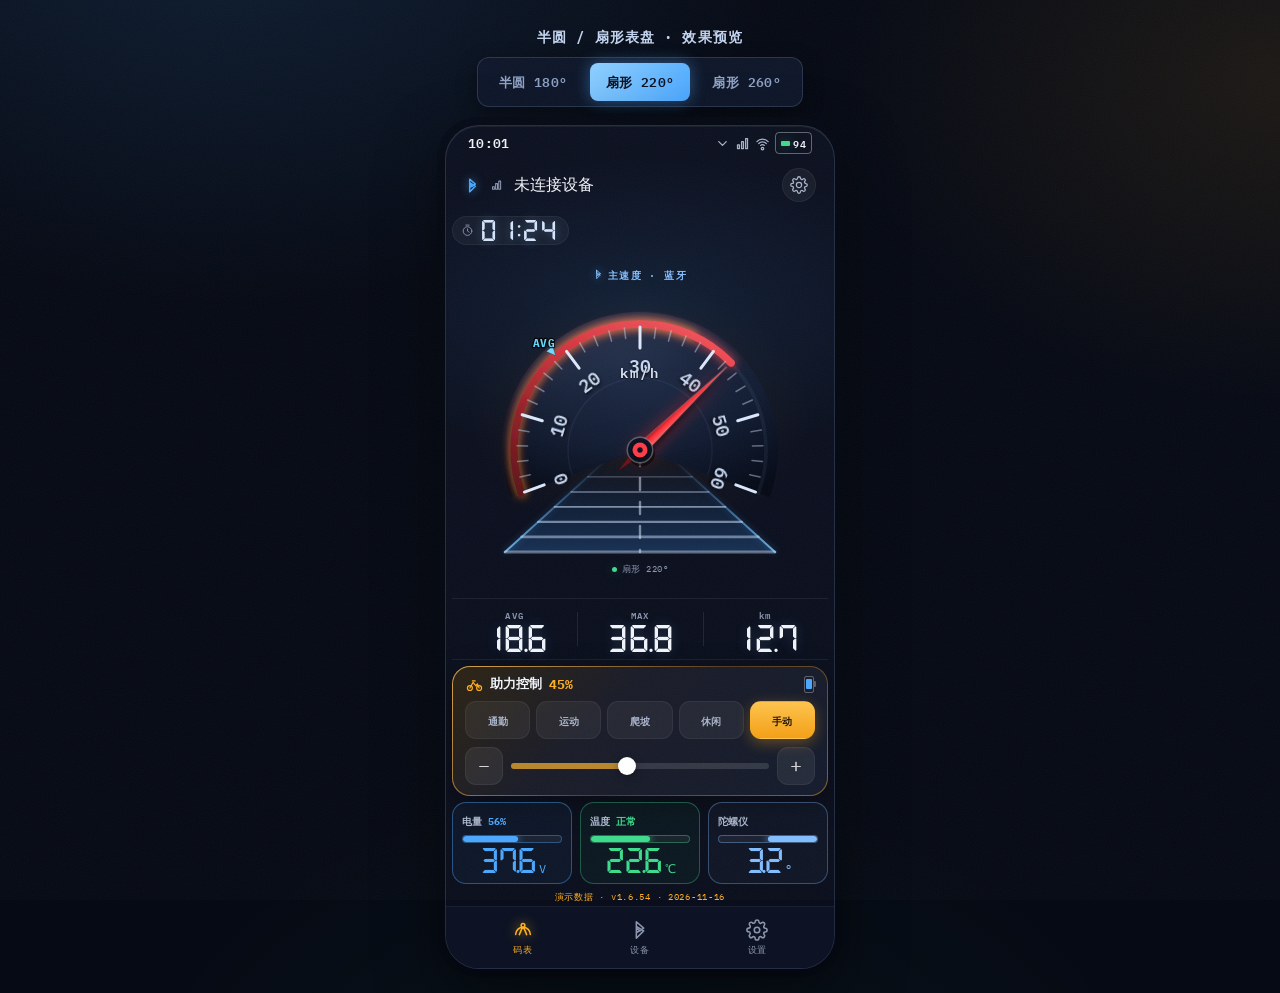
<file: design/semicircle-gauge/index.html>
<!DOCTYPE html>
<html lang="zh-CN">
<head>
  <meta charset="UTF-8" />
  <meta name="viewport" content="width=device-width, initial-scale=1.0" />
  <title>指针仪表盘 · 码表首页概念稿</title>
  <link rel="preconnect" href="https://fonts.googleapis.com" />
  <link rel="preconnect" href="https://fonts.gstatic.com" crossorigin />
  <link href="https://fonts.googleapis.com/css2?family=IBM+Plex+Mono:wght@400;500;600;700&display=swap" rel="stylesheet" />
  <link rel="stylesheet" href="styles/tokens.css" />
  <link rel="stylesheet" href="styles/base.css" />
  <link rel="stylesheet" href="styles/components.css" />
</head>
<body>
  <!-- 手机外的预览控件：切换表盘裁切方案 -->
  <div class="preview-wrap">
    <div class="preview-title">半圆 / 扇形表盘 · 效果预览</div>
    <div class="variant-bar" role="group" aria-label="切换表盘方案">
      <button type="button" data-variant="half180">半圆 180°</button>
      <button type="button" data-variant="fan220" class="is-active">扇形 220°</button>
      <button type="button" data-variant="fan260">扇形 260°</button>
    </div>
  </div>
  <div class="phone" id="app">

    <!-- ============ 状态栏 ============ -->
    <div class="statusbar reveal" data-reveal="0">
      <span class="statusbar__time">10:01</span>
      <div class="statusbar__right">
        <svg viewBox="0 0 24 24" aria-hidden="true"><path d="M6 9l6 6 6-6" /></svg>
        <svg viewBox="0 0 24 24" aria-hidden="true"><path d="M4 20h3v-6H4zm6.5 0h3V9h-3zm6.5 0h3V4h-3z" /></svg>
        <svg viewBox="0 0 24 24" aria-hidden="true"><path d="M12 18a2 2 0 100 4 2 2 0 000-4zm-6-6a8 8 0 0112 0m-9 3a4.5 4.5 0 016 0M3 9a12 12 0 0118 0" /></svg>
        <span class="statusbar__battery"><i></i>94</span>
      </div>
    </div>

    <!-- ============ 标题栏 ============ -->
    <header class="topbar reveal" data-reveal="1">
      <div class="topbar__left">
        <svg class="ico-bt" viewBox="0 0 24 24" aria-hidden="true"><path d="M8 3l8 7-4 3-4-3zm0 0v18l8-8-8-5zm8 7l-8 5" /></svg>
        <svg class="ico-signal" viewBox="0 0 24 24" aria-hidden="true"><path d="M4 18h3v-4H4zm5 0h3V9H9zm5 0h3V5h-3z" /></svg>
        <span>未连接设备</span>
      </div>
      <button class="icon-btn" aria-label="设置">
        <svg viewBox="0 0 24 24" aria-hidden="true"><path d="M12 15.5a3.5 3.5 0 100-7 3.5 3.5 0 000 7z" /><path d="M19.4 15a1.7 1.7 0 00.34 1.88l.06.06a2 2 0 01-2.83 2.83l-.06-.06a1.7 1.7 0 00-1.88-.34 1.7 1.7 0 00-1.03 1.56V21a2 2 0 01-4 0v-.09A1.7 1.7 0 008.9 19.4a1.7 1.7 0 00-1.88.34l-.06.06a2 2 0 01-2.83-2.83l.06-.06A1.7 1.7 0 004.53 15a1.7 1.7 0 00-1.56-1.03H3a2 2 0 010-4h.09A1.7 1.7 0 004.6 8.9a1.7 1.7 0 00-.34-1.88l-.06-.06a2 2 0 012.83-2.83l.06.06A1.7 1.7 0 009 4.53a1.7 1.7 0 001.03-1.56V3a2 2 0 014 0v.09A1.7 1.7 0 0015.1 4.6a1.7 1.7 0 001.88-.34l.06-.06a2 2 0 012.83 2.83l-.06.06A1.7 1.7 0 0019.47 9v.09a1.7 1.7 0 001.56 1.03H21a2 2 0 010 4h-.09a1.7 1.7 0 00-1.51.88z" /></svg>
      </button>
    </header>

    <main class="dash">

      <!-- ============ 顶部骑行时间 ============ -->
      <div class="ride-time reveal" data-reveal="2">
        <svg viewBox="0 0 24 24" aria-hidden="true"><circle cx="12" cy="13" r="8" /><path d="M12 9v4l3 2M9 2h6" /></svg>
        <span class="seg">01:24</span>
      </div>

      <!-- ============ 核心：三表联动仪表集群 ============ -->
      <section class="cluster" aria-label="指针仪表盘">

        <!-- 主速度指针表 -->
        <div class="gauge speedo speedo--main reveal" data-reveal="4">
          <div class="gauge__caption gauge__caption--main">
            <svg class="ico-bt" viewBox="0 0 24 24" aria-hidden="true"><path d="M8 3l8 7-4 3-4-3zm0 0v18l8-8-8-5zm8 7l-8 5" /></svg>
            主速度 · 蓝牙
          </div>
          <div class="speedo__dial">
            <svg viewBox="0 0 200 150" role="img" aria-label="主速度指针仪表" id="semiGaugeSvg">
              <defs>
                <!-- 盘面：径向内凹，边缘压暗 -->
                <radialGradient id="dialMain" cx="50%" cy="30%" r="78%">
                  <stop offset="0%" stop-color="#1b2845" />
                  <stop offset="58%" stop-color="#101a30" />
                  <stop offset="100%" stop-color="#050a16" />
                </radialGradient>
                <!-- 指针：德系红针，根部深、尖端亮 -->
                <linearGradient id="needleMainGrad" x1="0" y1="0" x2="1" y2="0">
                  <stop offset="0%" stop-color="#8f1018" />
                  <stop offset="45%" stop-color="#ff2d38" />
                  <stop offset="100%" stop-color="#ff6b6b" />
                </linearGradient>
                <linearGradient id="glassMain" x1="0" y1="0.28" x2="0.35" y2="1">
                  <stop offset="0%" stop-color="#ffffff" stop-opacity="0.07" />
                  <stop offset="38%" stop-color="#ffffff" stop-opacity="0.015" />
                  <stop offset="100%" stop-color="#ffffff" stop-opacity="0" />
                </linearGradient>
                <linearGradient id="arcGradMain" x1="0" y1="1" x2="1" y2="0">
                  <stop offset="0%" stop-color="#5a1218" />
                  <stop offset="55%" stop-color="#d42a34" />
                  <stop offset="100%" stop-color="#ff5b62" />
                </linearGradient>
                <filter id="glowMain" x="-60%" y="-60%" width="220%" height="220%">
                  <feGaussianBlur stdDeviation="3.4" result="b" />
                  <feMerge><feMergeNode in="b" /><feMergeNode in="SourceGraphic" /></feMerge>
                </filter>
                <filter id="glowMax" x="-60%" y="-60%" width="220%" height="220%">
                  <feGaussianBlur stdDeviation="3" result="b" />
                  <feMerge><feMergeNode in="b" /><feMergeNode in="SourceGraphic" /></feMerge>
                </filter>
                <!-- 透视道路：路面由远及近渐亮 -->
                <linearGradient id="roadFill" x1="0" y1="0" x2="0" y2="1">
                  <stop offset="0%" stop-color="#0b1b34" stop-opacity="0" />
                  <stop offset="45%" stop-color="#122a4a" stop-opacity="0.5" />
                  <stop offset="100%" stop-color="#1b3a63" stop-opacity="0.78" />
                </linearGradient>
                <linearGradient id="roadEdgeGrad" x1="0" y1="0" x2="0" y2="1">
                  <stop offset="0%" stop-color="#4aa8ff" stop-opacity="0.04" />
                  <stop offset="100%" stop-color="#82d0ff" stop-opacity="0.8" />
                </linearGradient>
              </defs>
              <!-- 透视道路（扇形下方，营造在路上前进）→ 最底层 -->
              <g id="semiRoad" class="road" aria-hidden="true">
                <path id="roadSurface" class="road__surface" fill="url(#roadFill)" />
                <path id="roadEdgeL" class="road__edge" stroke="url(#roadEdgeGrad)" />
                <path id="roadEdgeR" class="road__edge" stroke="url(#roadEdgeGrad)" />
                <path id="roadCenter" class="road__center" />
                <g id="roadRungs"></g>
              </g>
              <!-- 无框盘面几何（盘面 / 内环）由脚本按扇形角度生成 -->
              <g id="semiBezel"></g>
              <path class="gauge-arc gauge-arc--track" id="semiTrack" />
              <path class="gauge-arc gauge-arc--max" id="semiMaxArc" filter="url(#glowMax)" />
              <path class="gauge-arc gauge-arc--active" id="semiArc" filter="url(#glowMain)" />
              <g class="speedo__ticks" id="semiTicks" aria-hidden="true"></g>
              <g class="speedo__markers" id="gaugeMarkers" aria-hidden="true"></g>
              <g id="semiCenter" aria-hidden="true"></g>
              <g class="needle needle--main" id="semiNeedle">
                <path class="needle__tail" id="semiNeedleTail" />
                <path class="needle__body" id="semiNeedleBody" />
              </g>
              <g id="semiHub"></g>
              <path class="glass-glare" id="semiGlass" fill="url(#glassMain)" />
            </svg>
          </div>
          <div class="speedo__foot"><span class="status-dot"></span> <span id="semiModeLabel">扇形 220°</span></div>
        </div>
      </section>

      <!-- ============ AVG / MAX / km ============ -->
      <section class="subtable reveal" data-reveal="6" aria-label="骑行统计">
        <div class="subtable__col">
          <span class="subtable__tag">AVG</span>
          <span class="seg subtable__val">18.6</span>
        </div>
        <div class="subtable__col">
          <span class="subtable__tag">MAX</span>
          <span class="seg subtable__val">36.8</span>
        </div>
        <div class="subtable__col">
          <span class="subtable__tag">km</span>
          <span class="seg subtable__val">12.7</span>
        </div>
      </section>

      <!-- ============ 助力控制 ============ -->
      <section class="assist reveal" data-reveal="7" aria-label="助力控制">
        <div class="assist__head">
          <svg viewBox="0 0 24 24" aria-hidden="true"><circle cx="5.5" cy="17" r="3.5" /><circle cx="18.5" cy="17" r="3.5" /><path d="M5.5 17L10 9l4 5 2-3 2.5 6M9 7h4" /></svg>
          <strong>助力控制</strong>
          <em id="assistPercent">45%</em>
          <span class="assist__battery" aria-hidden="true"></span>
        </div>
        <div class="assist__modes" role="group" aria-label="助力模式">
          <button type="button">通勤</button>
          <button type="button">运动</button>
          <button type="button">爬坡</button>
          <button type="button">休闲</button>
          <button type="button" class="is-active" aria-pressed="true">手动</button>
        </div>
        <div class="assist__control">
          <button class="assist__step" type="button" aria-label="减少助力">−</button>
          <div class="assist__slider" role="slider" aria-label="助力百分比" aria-valuemin="0" aria-valuemax="99" aria-valuenow="45" tabindex="0">
            <div class="assist__slider-fill" id="sliderFill"></div>
            <div class="assist__slider-thumb" id="sliderThumb"></div>
          </div>
          <button class="assist__step" type="button" aria-label="增加助力">+</button>
        </div>
      </section>

      <!-- ============ 传感器 ============ -->
      <section class="sensors reveal" data-reveal="8" aria-label="传感器状态">
        <div class="sensor sensor--blue">
          <div class="sensor__top"><span>电量 <b>56%</b></span></div>
          <div class="sensor__bar"><i style="width:56%"></i></div>
          <div class="sensor__value seg">37.6<span>V</span></div>
        </div>
        <div class="sensor sensor--green">
          <div class="sensor__top"><span>温度 <b>正常</b></span></div>
          <div class="sensor__bar"><i style="width:60%"></i></div>
          <div class="sensor__value seg">22.6<span>℃</span></div>
        </div>
        <div class="sensor sensor--cyan">
          <div class="sensor__top"><span>陀螺仪</span></div>
          <div class="sensor__bar"><i style="width:50%;left:50%"></i></div>
          <div class="sensor__value seg">3.2<span>°</span></div>
        </div>
      </section>

      <div class="version reveal" data-reveal="9">演示数据 · v1.6.54 · 2026-11-16</div>
    </main>

    <!-- ============ 底部导航 ============ -->
    <nav class="bottomnav reveal" data-reveal="10" aria-label="主导航">
      <button type="button" class="is-active" aria-current="page">
        <svg viewBox="0 0 24 24" aria-hidden="true"><path d="M4 17a8 8 0 0116 0M8 17l3-7h2l3 7" /><circle cx="12" cy="7" r="2" /></svg>
        <span>码表</span>
      </button>
      <button type="button">
        <svg viewBox="0 0 24 24" aria-hidden="true"><path d="M8 3l8 7-4 3-4-3zm0 0v18l8-8-8-5zm8 7l-8 5" /></svg>
        <span>设备</span>
      </button>
      <button type="button">
        <svg viewBox="0 0 24 24" aria-hidden="true"><circle cx="12" cy="12" r="3" /><path d="M19.4 15a1.7 1.7 0 00.34 1.88l.06.06a2 2 0 01-2.83 2.83l-.06-.06a1.7 1.7 0 00-1.88-.34 1.7 1.7 0 00-1.03 1.56V21a2 2 0 01-4 0v-.09A1.7 1.7 0 008.9 19.4a1.7 1.7 0 00-1.88.34l-.06.06a2 2 0 01-2.83-2.83l.06-.06A1.7 1.7 0 004.53 15a1.7 1.7 0 00-1.56-1.03H3a2 2 0 010-4h.09A1.7 1.7 0 004.6 8.9a1.7 1.7 0 00-.34-1.88l-.06-.06a2 2 0 012.83-2.83l.06.06A1.7 1.7 0 009 4.53a1.7 1.7 0 001.03-1.56V3a2 2 0 014 0v.09A1.7 1.7 0 0015.1 4.6a1.7 1.7 0 001.88-.34l.06-.06a2 2 0 012.83 2.83l-.06.06A1.7 1.7 0 0019.47 9v.09a1.7 1.7 0 001.56 1.03H21a2 2 0 010 4h-.09a1.7 1.7 0 00-1.51.88z" /></svg>
        <span>设置</span>
      </button>
    </nav>

    <!-- ============ 轻提示 ============ -->
    <div class="toast" id="toast" role="status" aria-live="polite"></div>
  </div>

  <script src="scripts/main.js"></script>
</body>
</html>
</file>
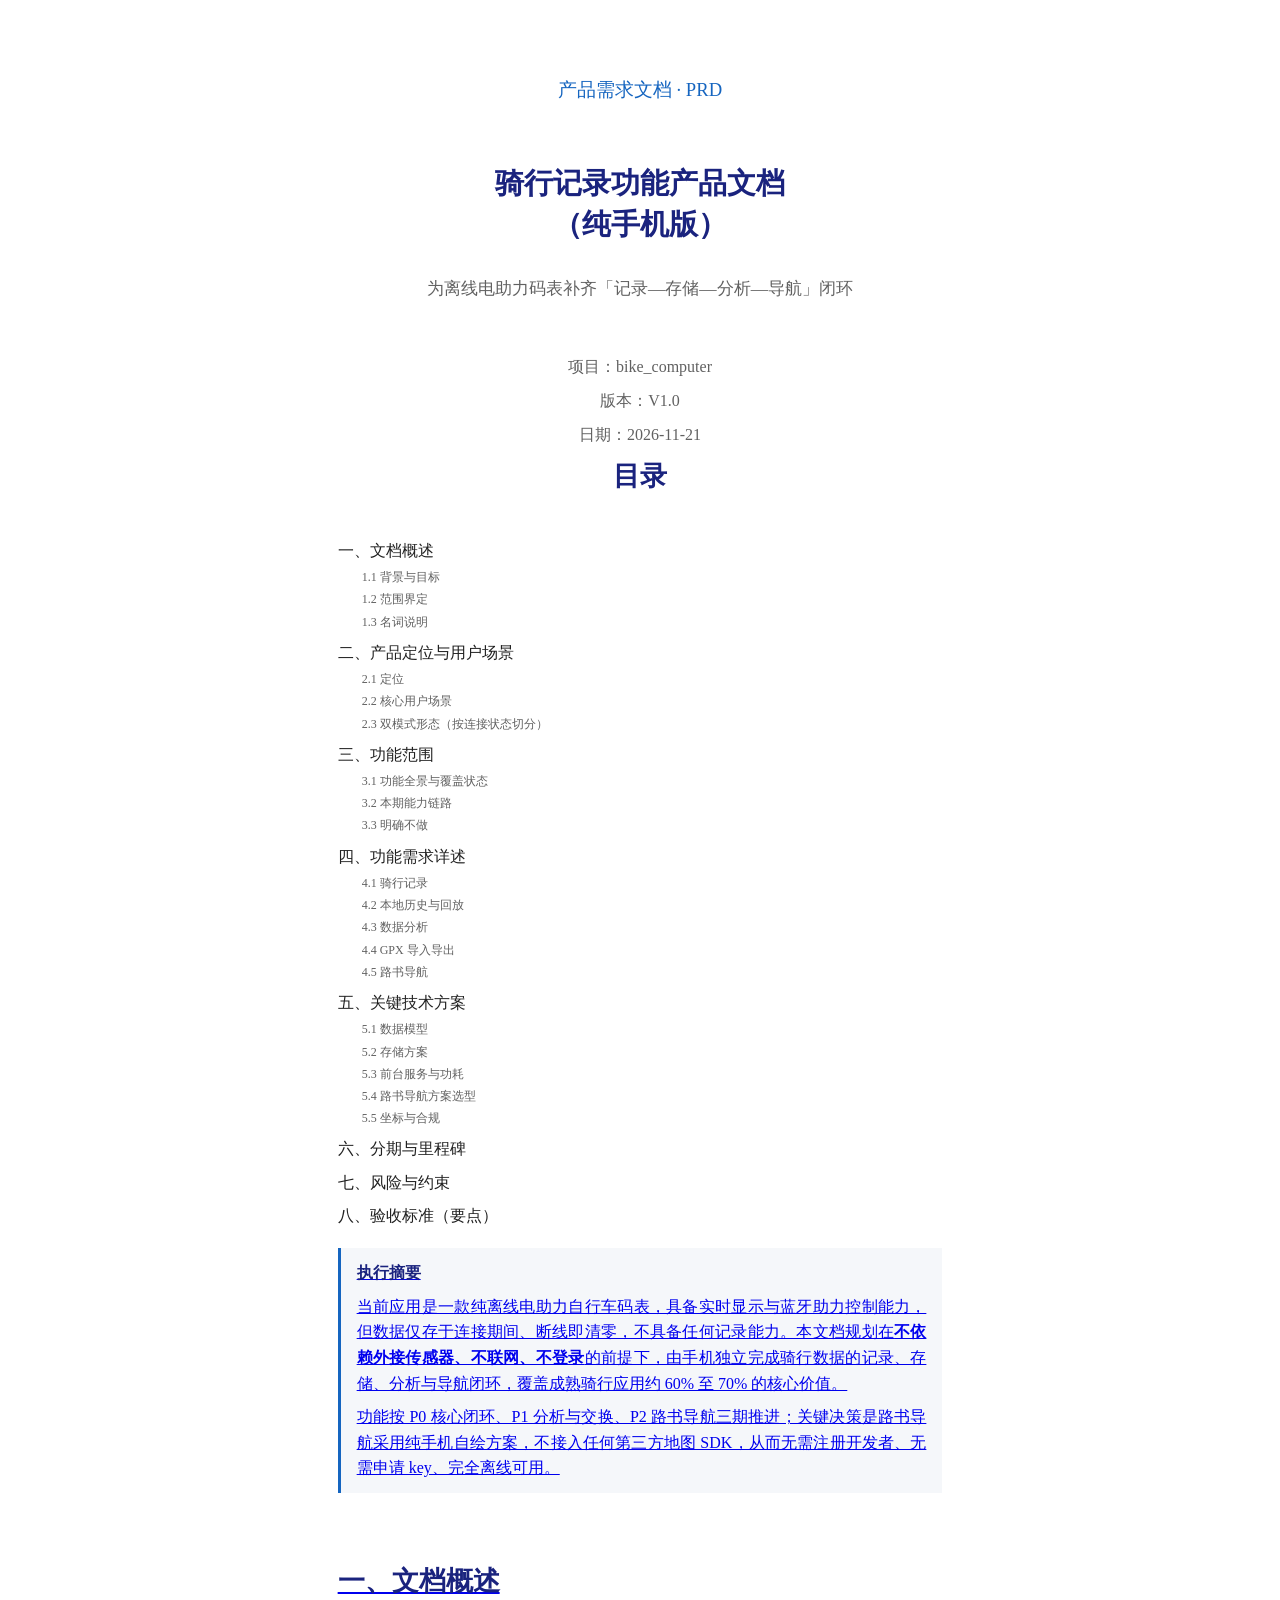
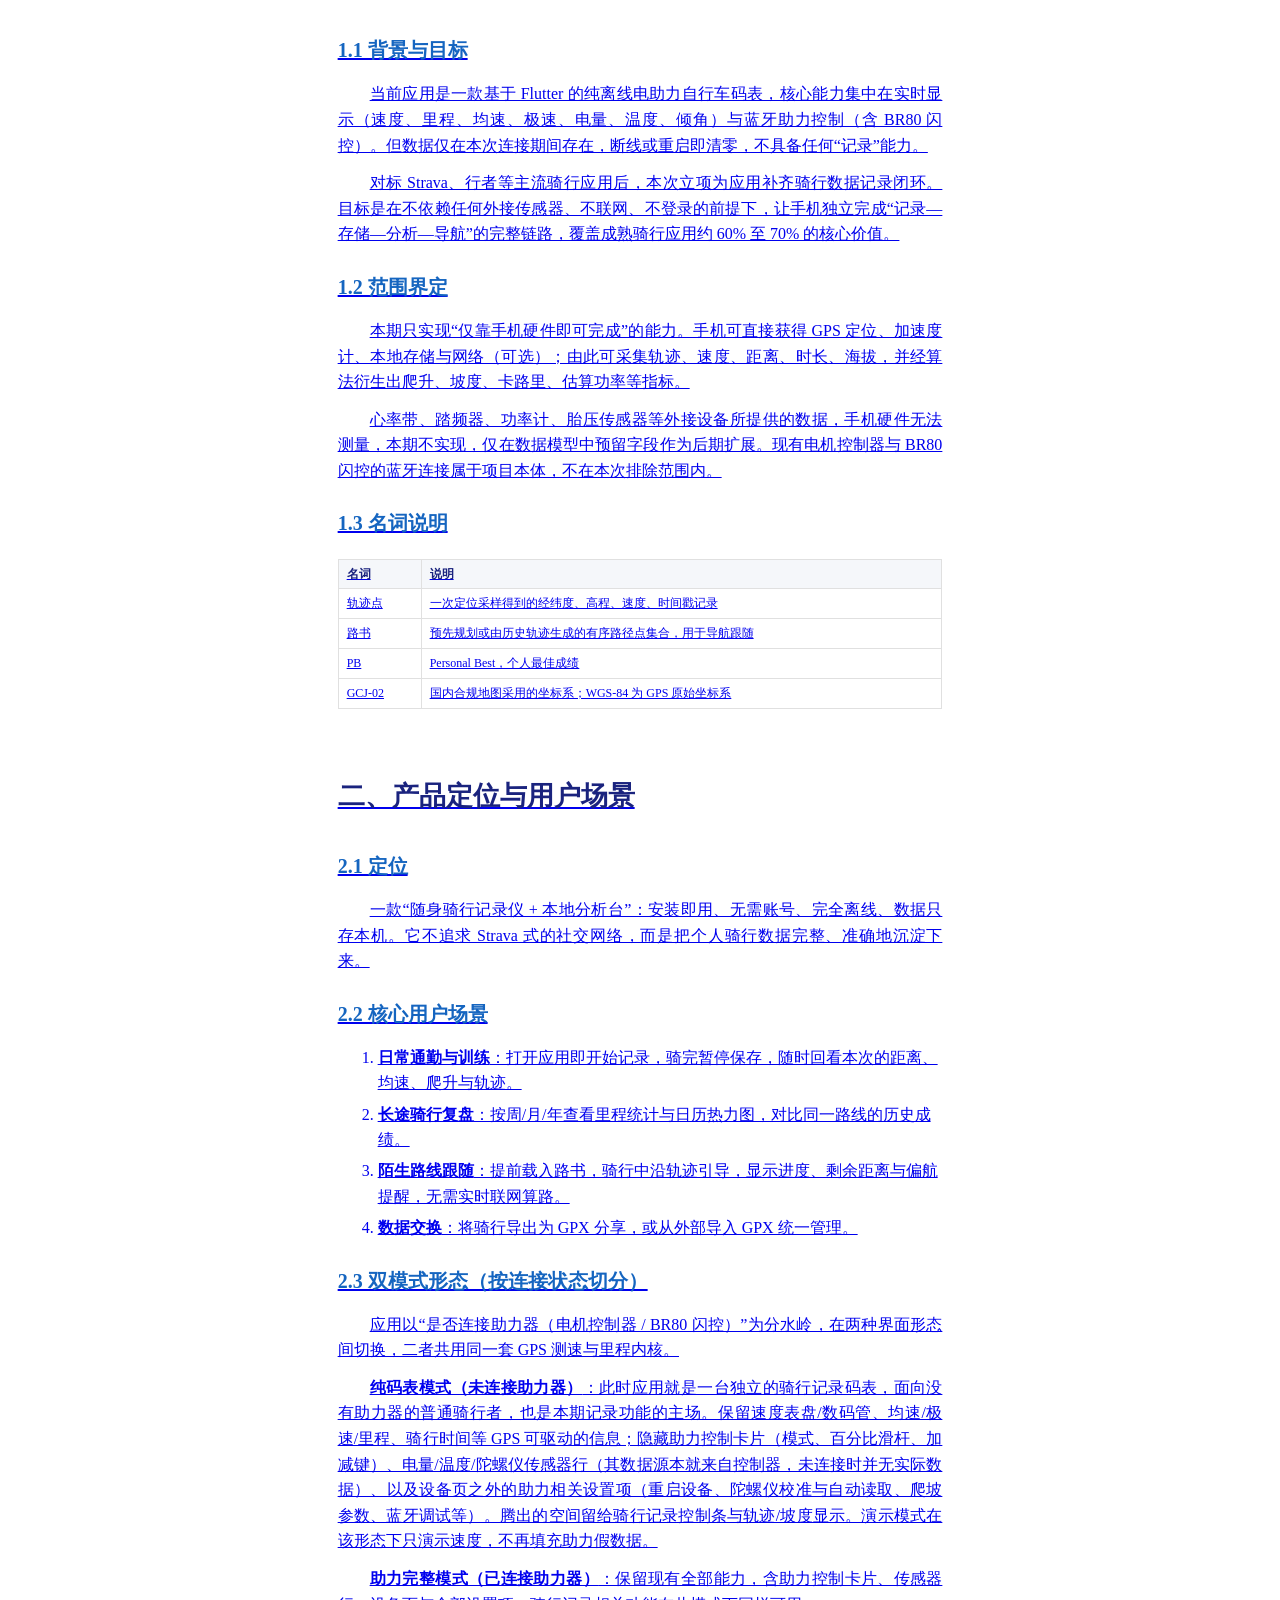
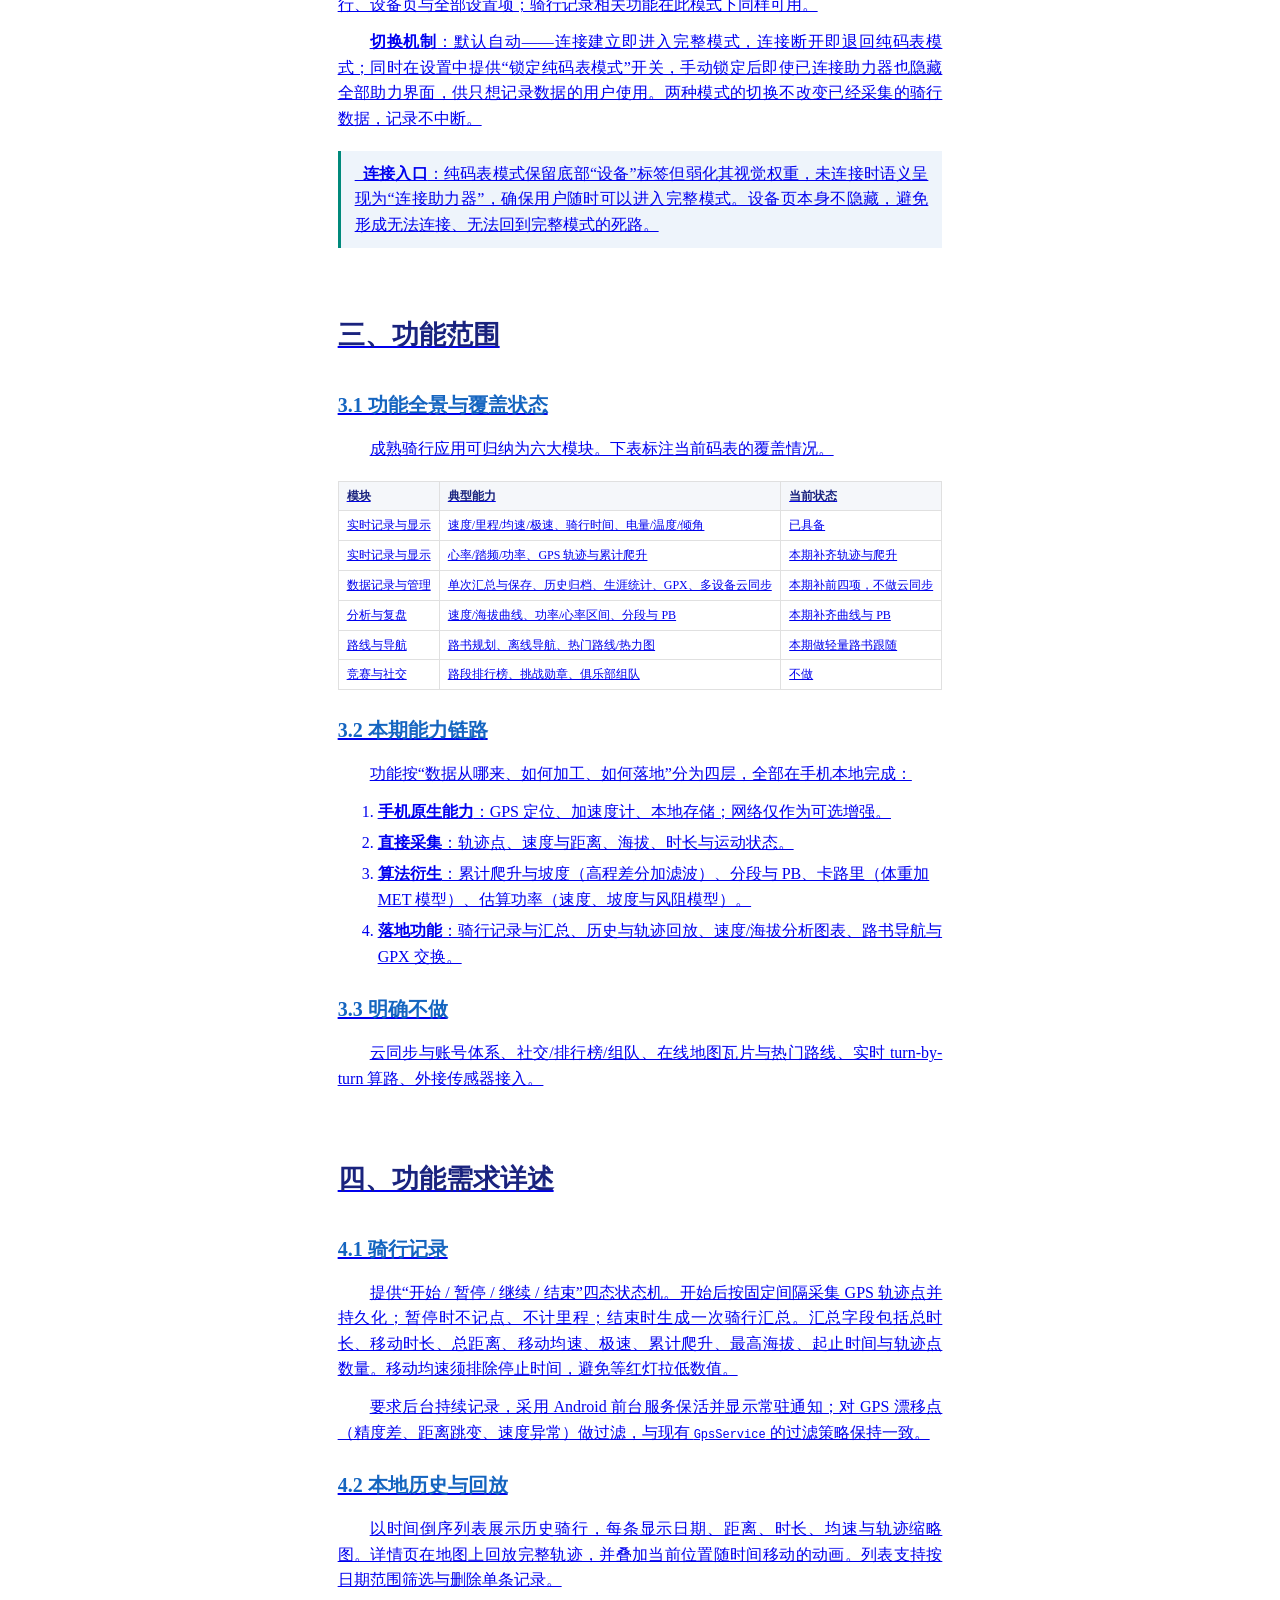
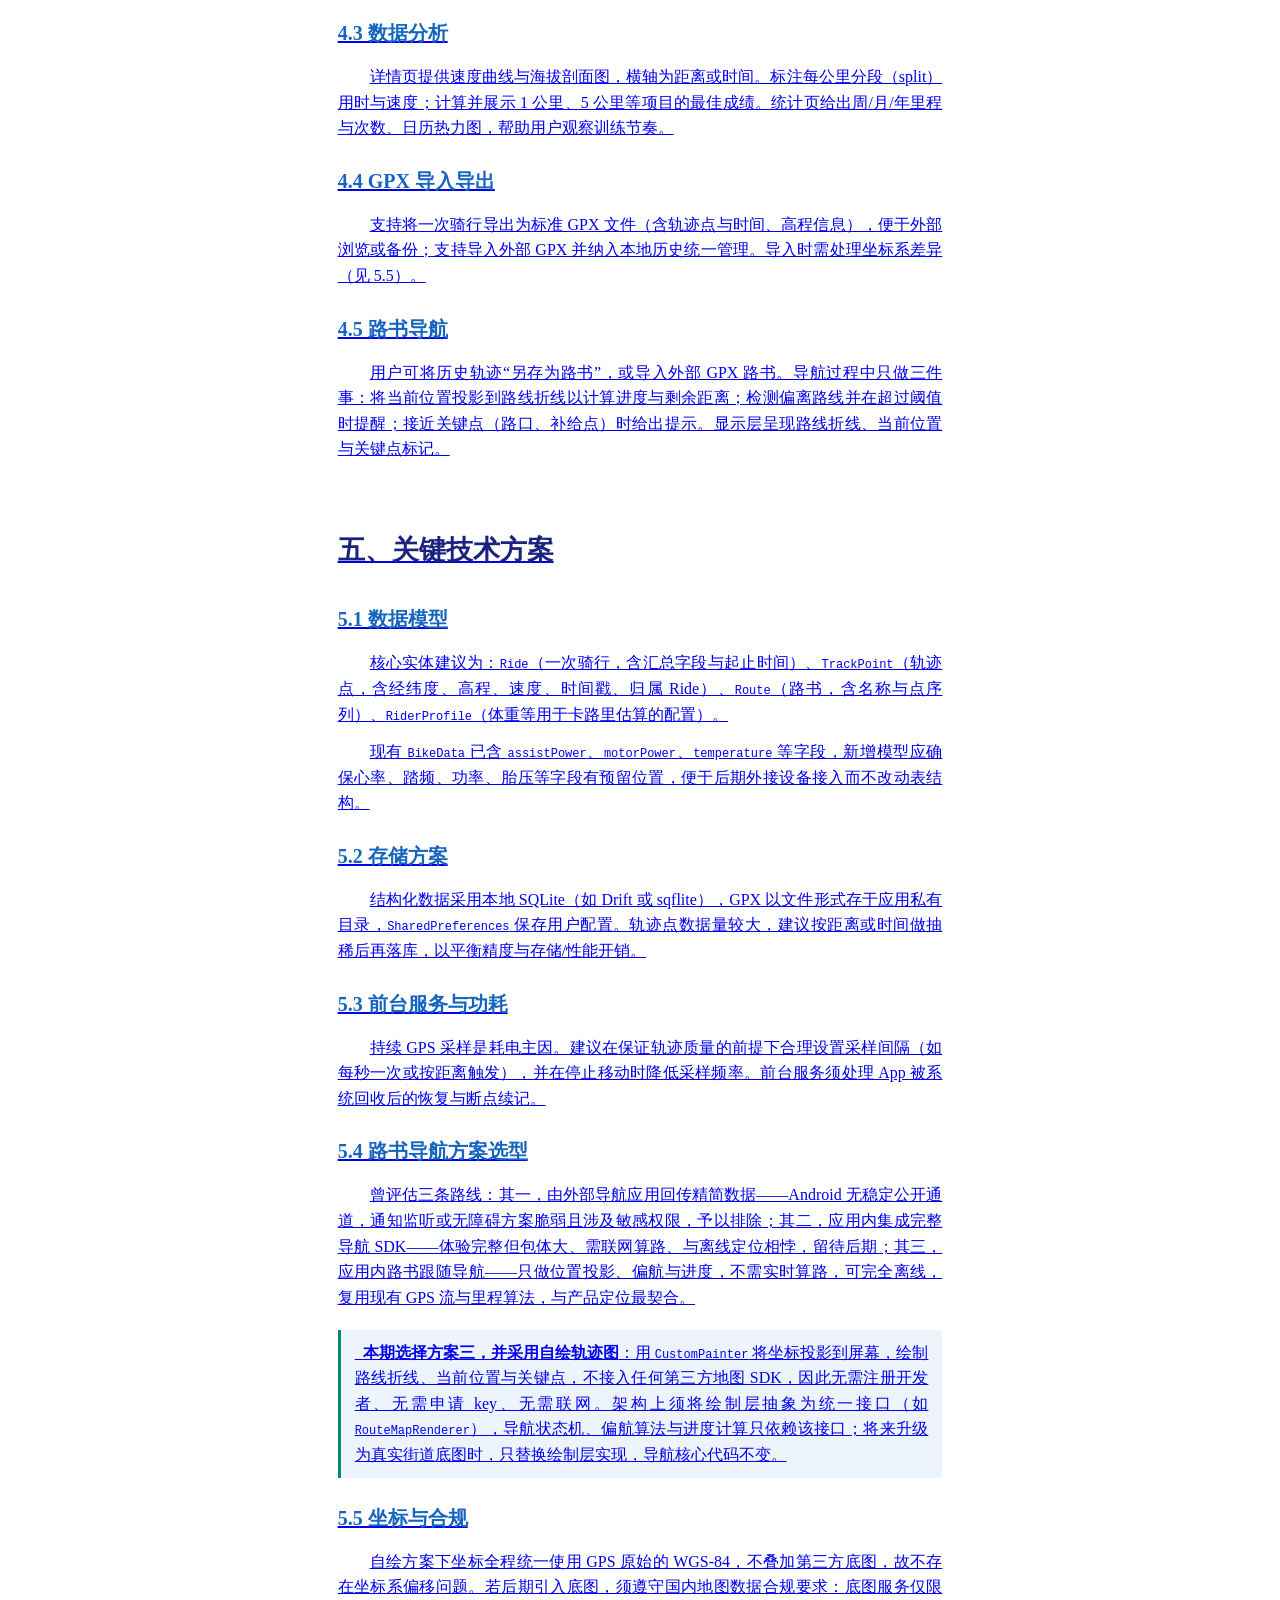
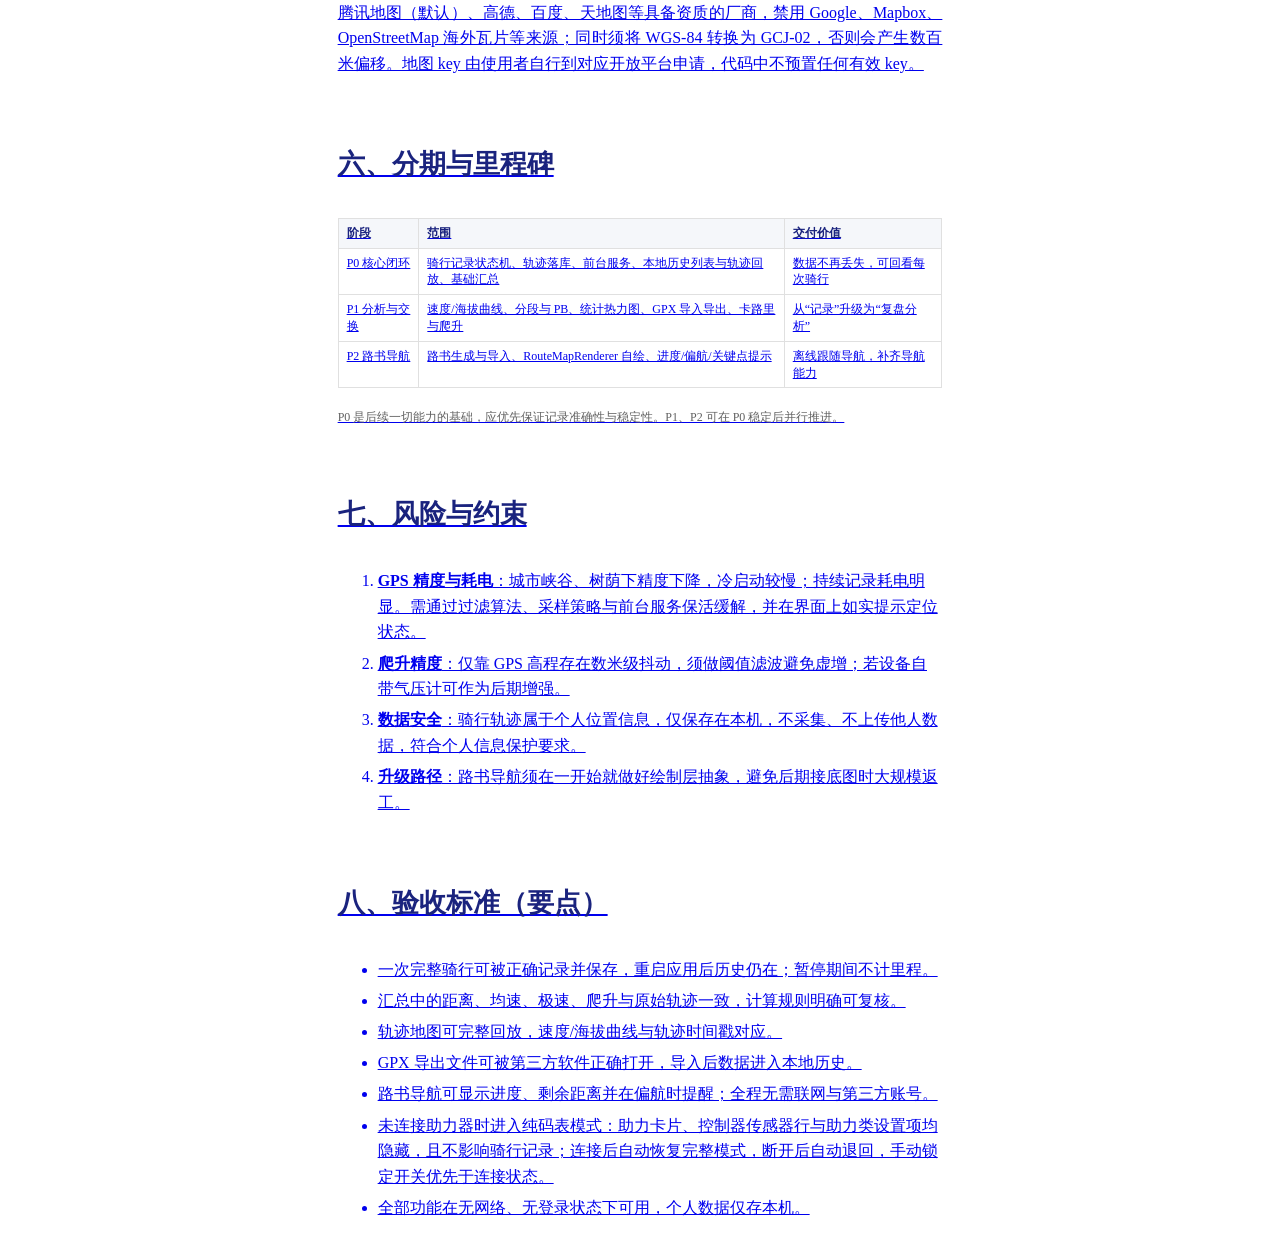
<file: output/bike-prd-20261121100320/stage2/formatted-骑行记录功能产品文档.html>
<!DOCTYPE html>
<html lang="zh-CN">
<head>
<meta charset="UTF-8">
<meta name="docx-page-size" content="A4">
<title>骑行记录功能产品文档（纯手机版）</title>
<style>
:root {
  --typography-fontFamily-heading: 微软雅黑, Microsoft YaHei, PingFang SC;
  --typography-fontFamily-body: 微软雅黑, Microsoft YaHei, PingFang SC;
  --typography-fontFamily-code: Consolas, Source Code Pro, monospace;
  --typography-fontSize-coverTitle: 22pt;
  --typography-fontSize-coverCategory: 14pt;
  --typography-fontSize-h1: 20pt;
  --typography-fontSize-h2: 15pt;
  --typography-fontSize-h3: 13pt;
  --typography-fontSize-body: 12pt;
  --typography-fontSize-small: 9pt;
  --typography-lineHeight-body: 1.6;
  --typography-fontWeight-heading: 600;
  --typography-fontWeight-body: 400;
  --typography-fontWeight-emphasis: 500;
  --color-primary: #1565C0;
  --color-accent: #00897B;
  --color-text: #212121;
  --color-textSecondary: #616161;
  --color-heading: #1A237E;
  --color-divider: #E0E0E0;
  --color-background: #FFFFFF;
  --color-surface: #F5F7FA;
  --color-callout-bg: #EEF4FB;
  --spacing-paragraph: 0.75em;
  --spacing-sectionGap: 2.5em;
  --layout-marginTop: 2.5cm;
  --layout-marginBottom: 2.0cm;
  --layout-marginLeft: 2.5cm;
  --layout-marginRight: 2.5cm;
  --layout-maxContentWidth: 160mm;

  --fs-cover-title: var(--typography-fontSize-coverTitle);
  --fs-cover-cat: var(--typography-fontSize-coverCategory);
  --fs-h1: var(--typography-fontSize-h1);
  --fs-h2: var(--typography-fontSize-h2);
  --fs-h3: var(--typography-fontSize-h3);
  --fs-body: var(--typography-fontSize-body);
  --fs-small: var(--typography-fontSize-small);
  --ff-heading: var(--typography-fontFamily-heading);
  --ff-body: var(--typography-fontFamily-body);
  --ff-mono: var(--typography-fontFamily-code);
  --lh-body: var(--typography-lineHeight-body);
  --fw-bold: var(--typography-fontWeight-heading);
  --fw-normal: var(--typography-fontWeight-body);
  --fw-em: var(--typography-fontWeight-emphasis);
  --spacing-block: 1.2em;
  --page-content-width: var(--layout-maxContentWidth);
}

@page { @bottom-center { content: counter(page); } }
@page cover { @bottom-center { content: none; } }
section[role="cover"] { page: cover; }

body {
  max-width: var(--page-content-width);
  margin-left: auto;
  margin-right: auto;
  font-family: var(--ff-body);
  font-size: var(--fs-body);
  line-height: var(--lh-body);
  color: var(--color-text);
}
p { font-family: var(--ff-body); font-size: var(--fs-body); line-height: var(--lh-body); text-align: justify; text-indent: 2em; margin-top: 0; margin-bottom: var(--spacing-paragraph); }
h1 { font-family: var(--ff-heading); font-size: var(--fs-h1); font-weight: var(--fw-bold); color: var(--color-heading); margin-top: var(--spacing-sectionGap); margin-bottom: var(--spacing-block); }
h2 { font-family: var(--ff-heading); font-size: var(--fs-h2); font-weight: var(--fw-bold); color: var(--color-primary); margin-top: var(--spacing-block); margin-bottom: var(--spacing-paragraph); }
h3 { font-family: var(--ff-heading); font-size: var(--fs-h3); font-weight: var(--fw-em); color: var(--color-text); margin-top: var(--spacing-block); margin-bottom: var(--spacing-paragraph); }
ol, ul { font-family: var(--ff-body); font-size: var(--fs-body); line-height: var(--lh-body); margin-top: 0; margin-bottom: var(--spacing-paragraph); }
li { font-family: var(--ff-body); font-size: var(--fs-body); line-height: var(--lh-body); margin-bottom: 0.35em; }
strong { font-weight: var(--fw-bold); }
code { font-family: var(--ff-mono); font-size: var(--fs-small); }
table { width: 100%; border-collapse: collapse; margin-top: var(--spacing-block); margin-bottom: var(--spacing-block); }
th, td { font-family: var(--ff-body); font-size: var(--fs-small); line-height: 1.4; border: 0.5px solid var(--color-divider); padding: 6px 8px; text-align: left; vertical-align: top; }
th { font-weight: var(--fw-bold); background-color: var(--color-surface); color: var(--color-heading); }
caption { font-family: var(--ff-body); font-size: var(--fs-small); color: var(--color-textSecondary); text-align: left; margin-bottom: 0.4em; }

.cover-kicker { font-family: var(--ff-heading); font-size: var(--fs-cover-cat); font-weight: var(--fw-em); color: var(--color-primary); text-align: center; text-indent: 0; margin-top: 4em; margin-bottom: 1.5em; }
.cover-title { font-family: var(--ff-heading); font-size: var(--fs-cover-title); font-weight: var(--fw-bold); color: var(--color-heading); text-align: center; text-indent: 0; line-height: 1.4; margin-top: 2em; margin-bottom: 1em; }
.cover-sub { font-family: var(--ff-body); font-size: var(--fs-h3); color: var(--color-textSecondary); text-align: center; text-indent: 0; margin-top: 1em; margin-bottom: 3em; }
.cover-meta { font-family: var(--ff-body); font-size: var(--fs-body); color: var(--color-textSecondary); text-align: center; text-indent: 0; margin-top: 0.5em; margin-bottom: 0.5em; }

.toc-title { font-family: var(--ff-heading); font-size: var(--fs-h1); font-weight: var(--fw-bold); color: var(--color-heading); text-align: center; text-indent: 0; margin-bottom: 1.5em; }
.toc-list, .toc-list ol { list-style: none; padding-left: 0; }
.toc-list { margin-top: 1em; }
.toc-list > li { font-family: var(--ff-body); font-size: var(--fs-body); margin-bottom: 0.5em; }
.toc-list ol { padding-left: 1.5em; margin-top: 0.3em; margin-bottom: 0.3em; }
.toc-list ol > li { font-family: var(--ff-body); font-size: var(--fs-small); color: var(--color-textSecondary); margin-bottom: 0.25em; }
.toc-list a { color: var(--color-text); text-decoration: none; }

.executive-summary { background-color: var(--color-surface); border-left: 3px solid var(--color-primary); padding: 12px 16px; margin-top: var(--spacing-block); margin-bottom: var(--spacing-block); }
.executive-summary p { text-indent: 0; margin-bottom: 0.5em; }
.executive-summary p:last-child { margin-bottom: 0; }
.executive-summary .es-title { font-weight: var(--fw-bold); color: var(--color-heading); font-family: var(--ff-heading); }

.note { border-left: 3px solid var(--color-accent); background-color: var(--color-callout-bg); padding: 10px 14px; margin-top: var(--spacing-block); margin-bottom: var(--spacing-block); }
.note p { text-indent: 0; margin-bottom: 0; }

.plain-table th, .plain-table td { font-size: var(--fs-small); }
.section-end { font-family: var(--ff-body); font-size: var(--fs-small); color: var(--color-textSecondary); text-indent: 0; margin-top: 0.5em; }
</style>
</head>
<body>

<section role="cover">
  <p class="cover-kicker">产品需求文档 · PRD</p>
  <p class="cover-title">骑行记录功能产品文档<br>（纯手机版）</p>
  <p class="cover-sub">为离线电助力码表补齐「记录—存储—分析—导航」闭环</p>
  <p class="cover-meta">项目：bike_computer</p>
  <p class="cover-meta">版本：V1.0</p>
  <p class="cover-meta">日期：2026-11-21</p>
</section>

<section role="cover">
<nav class="doc-toc" aria-label="文档目录">
  <p class="toc-title">目录</p>
  <ol class="toc-list">
    <li><a href="#s1">一、文档概述</a>
      <ol><li>1.1 背景与目标</li><li>1.2 范围界定</li><li>1.3 名词说明</li></ol>
    </li>
    <li><a href="#s2">二、产品定位与用户场景</a>
      <ol><li>2.1 定位</li><li>2.2 核心用户场景</li><li>2.3 双模式形态（按连接状态切分）</li></ol>
    </li>
    <li><a href="#s3">三、功能范围</a>
      <ol><li>3.1 功能全景与覆盖状态</li><li>3.2 本期能力链路</li><li>3.3 明确不做</li></ol>
    </li>
    <li><a href="#s4">四、功能需求详述</a>
      <ol><li>4.1 骑行记录</li><li>4.2 本地历史与回放</li><li>4.3 数据分析</li><li>4.4 GPX 导入导出</li><li>4.5 路书导航</li></ol>
    </li>
    <li><a href="#s5">五、关键技术方案</a>
      <ol><li>5.1 数据模型</li><li>5.2 存储方案</li><li>5.3 前台服务与功耗</li><li>5.4 路书导航方案选型</li><li>5.5 坐标与合规</li></ol>
    </li>
    <li><a href="#s6">六、分期与里程碑</li>
    <li><a href="#s7">七、风险与约束</li>
    <li><a href="#s8">八、验收标准（要点）</li>
  </ol>
</nav>
</section>

<section role="body" data-page-restart="1">

<div class="executive-summary">
  <p class="es-title">执行摘要</p>
  <p>当前应用是一款纯离线电助力自行车码表，具备实时显示与蓝牙助力控制能力，但数据仅存于连接期间、断线即清零，不具备任何记录能力。本文档规划在<strong>不依赖外接传感器、不联网、不登录</strong>的前提下，由手机独立完成骑行数据的记录、存储、分析与导航闭环，覆盖成熟骑行应用约 60% 至 70% 的核心价值。</p>
  <p>功能按 P0 核心闭环、P1 分析与交换、P2 路书导航三期推进；关键决策是路书导航采用纯手机自绘方案，不接入任何第三方地图 SDK，从而无需注册开发者、无需申请 key、完全离线可用。</p>
</div>

<h1 id="s1">一、文档概述</h1>

<h2>1.1 背景与目标</h2>
<p>当前应用是一款基于 Flutter 的纯离线电助力自行车码表，核心能力集中在实时显示（速度、里程、均速、极速、电量、温度、倾角）与蓝牙助力控制（含 BR80 闪控）。但数据仅在本次连接期间存在，断线或重启即清零，不具备任何“记录”能力。</p>
<p>对标 Strava、行者等主流骑行应用后，本次立项为应用补齐骑行数据记录闭环。目标是在不依赖任何外接传感器、不联网、不登录的前提下，让手机独立完成“记录—存储—分析—导航”的完整链路，覆盖成熟骑行应用约 60% 至 70% 的核心价值。</p>

<h2>1.2 范围界定</h2>
<p>本期只实现“仅靠手机硬件即可完成”的能力。手机可直接获得 GPS 定位、加速度计、本地存储与网络（可选）；由此可采集轨迹、速度、距离、时长、海拔，并经算法衍生出爬升、坡度、卡路里、估算功率等指标。</p>
<p>心率带、踏频器、功率计、胎压传感器等外接设备所提供的数据，手机硬件无法测量，本期不实现，仅在数据模型中预留字段作为后期扩展。现有电机控制器与 BR80 闪控的蓝牙连接属于项目本体，不在本次排除范围内。</p>

<h2>1.3 名词说明</h2>
<table class="plain-table">
  <thead><tr><th>名词</th><th>说明</th></tr></thead>
  <tbody>
    <tr><td>轨迹点</td><td>一次定位采样得到的经纬度、高程、速度、时间戳记录</td></tr>
    <tr><td>路书</td><td>预先规划或由历史轨迹生成的有序路径点集合，用于导航跟随</td></tr>
    <tr><td>PB</td><td>Personal Best，个人最佳成绩</td></tr>
    <tr><td>GCJ-02</td><td>国内合规地图采用的坐标系；WGS-84 为 GPS 原始坐标系</td></tr>
  </tbody>
</table>

<h1 id="s2">二、产品定位与用户场景</h1>

<h2>2.1 定位</h2>
<p>一款“随身骑行记录仪 + 本地分析台”：安装即用、无需账号、完全离线、数据只存本机。它不追求 Strava 式的社交网络，而是把个人骑行数据完整、准确地沉淀下来。</p>

<h2>2.2 核心用户场景</h2>
<ol>
  <li><strong>日常通勤与训练</strong>：打开应用即开始记录，骑完暂停保存，随时回看本次的距离、均速、爬升与轨迹。</li>
  <li><strong>长途骑行复盘</strong>：按周/月/年查看里程统计与日历热力图，对比同一路线的历史成绩。</li>
  <li><strong>陌生路线跟随</strong>：提前载入路书，骑行中沿轨迹引导，显示进度、剩余距离与偏航提醒，无需实时联网算路。</li>
  <li><strong>数据交换</strong>：将骑行导出为 GPX 分享，或从外部导入 GPX 统一管理。</li>
</ol>

<h2>2.3 双模式形态（按连接状态切分）</h2>
<p>应用以“是否连接助力器（电机控制器 / BR80 闪控）”为分水岭，在两种界面形态间切换，二者共用同一套 GPS 测速与里程内核。</p>
<p><strong>纯码表模式（未连接助力器）</strong>：此时应用就是一台独立的骑行记录码表，面向没有助力器的普通骑行者，也是本期记录功能的主场。保留速度表盘/数码管、均速/极速/里程、骑行时间等 GPS 可驱动的信息；隐藏助力控制卡片（模式、百分比滑杆、加减键）、电量/温度/陀螺仪传感器行（其数据源本就来自控制器，未连接时并无实际数据）、以及设备页之外的助力相关设置项（重启设备、陀螺仪校准与自动读取、爬坡参数、蓝牙调试等）。腾出的空间留给骑行记录控制条与轨迹/坡度显示。演示模式在该形态下只演示速度，不再填充助力假数据。</p>
<p><strong>助力完整模式（已连接助力器）</strong>：保留现有全部能力，含助力控制卡片、传感器行、设备页与全部设置项；骑行记录相关功能在此模式下同样可用。</p>
<p><strong>切换机制</strong>：默认自动——连接建立即进入完整模式，连接断开即退回纯码表模式；同时在设置中提供“锁定纯码表模式”开关，手动锁定后即使已连接助力器也隐藏全部助力界面，供只想记录数据的用户使用。两种模式的切换不改变已经采集的骑行数据，记录不中断。</p>
<div class="note">
  <p>&nbsp;&nbsp;<strong>连接入口</strong>：纯码表模式保留底部“设备”标签但弱化其视觉权重，未连接时语义呈现为“连接助力器”，确保用户随时可以进入完整模式。设备页本身不隐藏，避免形成无法连接、无法回到完整模式的死路。</p>
</div>

<h1 id="s3">三、功能范围</h1>

<h2>3.1 功能全景与覆盖状态</h2>
<p>成熟骑行应用可归纳为六大模块。下表标注当前码表的覆盖情况。</p>
<table class="plain-table">
  <thead><tr><th>模块</th><th>典型能力</th><th>当前状态</th></tr></thead>
  <tbody>
    <tr><td>实时记录与显示</td><td>速度/里程/均速/极速、骑行时间、电量/温度/倾角</td><td>已具备</td></tr>
    <tr><td>实时记录与显示</td><td>心率/踏频/功率、GPS 轨迹与累计爬升</td><td>本期补齐轨迹与爬升</td></tr>
    <tr><td>数据记录与管理</td><td>单次汇总与保存、历史归档、生涯统计、GPX、多设备云同步</td><td>本期补前四项，不做云同步</td></tr>
    <tr><td>分析与复盘</td><td>速度/海拔曲线、功率/心率区间、分段与 PB</td><td>本期补齐曲线与 PB</td></tr>
    <tr><td>路线与导航</td><td>路书规划、离线导航、热门路线/热力图</td><td>本期做轻量路书跟随</td></tr>
    <tr><td>竞赛与社交</td><td>路段排行榜、挑战勋章、俱乐部组队</td><td>不做</td></tr>
  </tbody>
</table>

<h2>3.2 本期能力链路</h2>
<p>功能按“数据从哪来、如何加工、如何落地”分为四层，全部在手机本地完成：</p>
<ol>
  <li><strong>手机原生能力</strong>：GPS 定位、加速度计、本地存储；网络仅作为可选增强。</li>
  <li><strong>直接采集</strong>：轨迹点、速度与距离、海拔、时长与运动状态。</li>
  <li><strong>算法衍生</strong>：累计爬升与坡度（高程差分加滤波）、分段与 PB、卡路里（体重加 MET 模型）、估算功率（速度、坡度与风阻模型）。</li>
  <li><strong>落地功能</strong>：骑行记录与汇总、历史与轨迹回放、速度/海拔分析图表、路书导航与 GPX 交换。</li>
</ol>

<h2>3.3 明确不做</h2>
<p>云同步与账号体系、社交/排行榜/组队、在线地图瓦片与热门路线、实时 turn-by-turn 算路、外接传感器接入。</p>

<h1 id="s4">四、功能需求详述</h1>

<h2>4.1 骑行记录</h2>
<p>提供“开始 / 暂停 / 继续 / 结束”四态状态机。开始后按固定间隔采集 GPS 轨迹点并持久化；暂停时不记点、不计里程；结束时生成一次骑行汇总。汇总字段包括总时长、移动时长、总距离、移动均速、极速、累计爬升、最高海拔、起止时间与轨迹点数量。移动均速须排除停止时间，避免等红灯拉低数值。</p>
<p>要求后台持续记录，采用 Android 前台服务保活并显示常驻通知；对 GPS 漂移点（精度差、距离跳变、速度异常）做过滤，与现有 <code>GpsService</code> 的过滤策略保持一致。</p>

<h2>4.2 本地历史与回放</h2>
<p>以时间倒序列表展示历史骑行，每条显示日期、距离、时长、均速与轨迹缩略图。详情页在地图上回放完整轨迹，并叠加当前位置随时间移动的动画。列表支持按日期范围筛选与删除单条记录。</p>

<h2>4.3 数据分析</h2>
<p>详情页提供速度曲线与海拔剖面图，横轴为距离或时间。标注每公里分段（split）用时与速度；计算并展示 1 公里、5 公里等项目的最佳成绩。统计页给出周/月/年里程与次数、日历热力图，帮助用户观察训练节奏。</p>

<h2>4.4 GPX 导入导出</h2>
<p>支持将一次骑行导出为标准 GPX 文件（含轨迹点与时间、高程信息），便于外部浏览或备份；支持导入外部 GPX 并纳入本地历史统一管理。导入时需处理坐标系差异（见 5.5）。</p>

<h2>4.5 路书导航</h2>
<p>用户可将历史轨迹“另存为路书”，或导入外部 GPX 路书。导航过程中只做三件事：将当前位置投影到路线折线以计算进度与剩余距离；检测偏离路线并在超过阈值时提醒；接近关键点（路口、补给点）时给出提示。显示层呈现路线折线、当前位置与关键点标记。</p>

<h1 id="s5">五、关键技术方案</h1>

<h2>5.1 数据模型</h2>
<p>核心实体建议为：<code>Ride</code>（一次骑行，含汇总字段与起止时间）、<code>TrackPoint</code>（轨迹点，含经纬度、高程、速度、时间戳、归属 Ride）、<code>Route</code>（路书，含名称与点序列）、<code>RiderProfile</code>（体重等用于卡路里估算的配置）。</p>
<p>现有 <code>BikeData</code> 已含 <code>assistPower</code>、<code>motorPower</code>、<code>temperature</code> 等字段，新增模型应确保心率、踏频、功率、胎压等字段有预留位置，便于后期外接设备接入而不改动表结构。</p>

<h2>5.2 存储方案</h2>
<p>结构化数据采用本地 SQLite（如 Drift 或 sqflite），GPX 以文件形式存于应用私有目录，<code>SharedPreferences</code> 保存用户配置。轨迹点数据量较大，建议按距离或时间做抽稀后再落库，以平衡精度与存储/性能开销。</p>

<h2>5.3 前台服务与功耗</h2>
<p>持续 GPS 采样是耗电主因。建议在保证轨迹质量的前提下合理设置采样间隔（如每秒一次或按距离触发），并在停止移动时降低采样频率。前台服务须处理 App 被系统回收后的恢复与断点续记。</p>

<h2>5.4 路书导航方案选型</h2>
<p>曾评估三条路线：其一，由外部导航应用回传精简数据——Android 无稳定公开通道，通知监听或无障碍方案脆弱且涉及敏感权限，予以排除；其二，应用内集成完整导航 SDK——体验完整但包体大、需联网算路、与离线定位相悖，留待后期；其三，应用内路书跟随导航——只做位置投影、偏航与进度，不需实时算路，可完全离线，复用现有 GPS 流与里程算法，与产品定位最契合。</p>
<div class="note">
  <p>&nbsp;&nbsp;<strong>本期选择方案三，并采用自绘轨迹图</strong>：用 <code>CustomPainter</code> 将坐标投影到屏幕，绘制路线折线、当前位置与关键点，不接入任何第三方地图 SDK，因此无需注册开发者、无需申请 key、无需联网。架构上须将绘制层抽象为统一接口（如 <code>RouteMapRenderer</code>），导航状态机、偏航算法与进度计算只依赖该接口；将来升级为真实街道底图时，只替换绘制层实现，导航核心代码不变。</p>
</div>

<h2>5.5 坐标与合规</h2>
<p>自绘方案下坐标全程统一使用 GPS 原始的 WGS-84，不叠加第三方底图，故不存在坐标系偏移问题。若后期引入底图，须遵守国内地图数据合规要求：底图服务仅限腾讯地图（默认）、高德、百度、天地图等具备资质的厂商，禁用 Google、Mapbox、OpenStreetMap 海外瓦片等来源；同时须将 WGS-84 转换为 GCJ-02，否则会产生数百米偏移。地图 key 由使用者自行到对应开放平台申请，代码中不预置任何有效 key。</p>

<h1 id="s6">六、分期与里程碑</h1>
<table class="plain-table">
  <thead><tr><th>阶段</th><th>范围</th><th>交付价值</th></tr></thead>
  <tbody>
    <tr><td>P0 核心闭环</td><td>骑行记录状态机、轨迹落库、前台服务、本地历史列表与轨迹回放、基础汇总</td><td>数据不再丢失，可回看每次骑行</td></tr>
    <tr><td>P1 分析与交换</td><td>速度/海拔曲线、分段与 PB、统计热力图、GPX 导入导出、卡路里与爬升</td><td>从“记录”升级为“复盘分析”</td></tr>
    <tr><td>P2 路书导航</td><td>路书生成与导入、RouteMapRenderer 自绘、进度/偏航/关键点提示</td><td>离线跟随导航，补齐导航能力</td></tr>
  </tbody>
</table>
<p class="section-end">P0 是后续一切能力的基础，应优先保证记录准确性与稳定性。P1、P2 可在 P0 稳定后并行推进。</p>

<h1 id="s7">七、风险与约束</h1>
<ol>
  <li><strong>GPS 精度与耗电</strong>：城市峡谷、树荫下精度下降，冷启动较慢；持续记录耗电明显。需通过过滤算法、采样策略与前台服务保活缓解，并在界面上如实提示定位状态。</li>
  <li><strong>爬升精度</strong>：仅靠 GPS 高程存在数米级抖动，须做阈值滤波避免虚增；若设备自带气压计可作为后期增强。</li>
  <li><strong>数据安全</strong>：骑行轨迹属于个人位置信息，仅保存在本机，不采集、不上传他人数据，符合个人信息保护要求。</li>
  <li><strong>升级路径</strong>：路书导航须在一开始就做好绘制层抽象，避免后期接底图时大规模返工。</li>
</ol>

<h1 id="s8">八、验收标准（要点）</h1>
<ul>
  <li>一次完整骑行可被正确记录并保存，重启应用后历史仍在；暂停期间不计里程。</li>
  <li>汇总中的距离、均速、极速、爬升与原始轨迹一致，计算规则明确可复核。</li>
  <li>轨迹地图可完整回放，速度/海拔曲线与轨迹时间戳对应。</li>
  <li>GPX 导出文件可被第三方软件正确打开，导入后数据进入本地历史。</li>
  <li>路书导航可显示进度、剩余距离并在偏航时提醒；全程无需联网与第三方账号。</li>
  <li>未连接助力器时进入纯码表模式：助力卡片、控制器传感器行与助力类设置项均隐藏，且不影响骑行记录；连接后自动恢复完整模式，断开后自动退回，手动锁定开关优先于连接状态。</li>
  <li>全部功能在无网络、无登录状态下可用，个人数据仅存本机。</li>
</ul>

</section>

</body>
</html>
</file>
<file: design/needle-dashboard/styles/tokens.css>
/* ==========================================================================
   指针仪表盘 · 设计令牌
   沿用现有码表首页的配色基因（lib/theme/dashboard_theme.dart），
   在此基础上扩展表盘专用的发光、刻度与指针变量。
   ========================================================================== */

:root {
  /* ---------- 色彩：语义别名 ---------- */
  --color-bg: #0a0e1c;
  --color-bg-2: #10162a;
  --color-surface: #151c2f;
  --color-surface-2: #1b2338;
  --color-nav: #0d1324;

  --color-text: #f2f5fc;
  --color-muted: #8b95ad;
  --color-muted-2: #aab5cb;

  /* 三色语义：橙=主速度/助力，绿=GPS/正常，蓝=副速度/蓝牙 */
  --color-orange: #ffb020;
  --color-orange-deep: #f5a015;
  --color-green: #3ddc8c;
  --color-blue: #4aa8ff;
  --color-cyan: #82beff;
  --color-amber: #ff9f45;
  --color-red: #ff3b47;

  --color-border: rgba(255, 255, 255, 0.09);
  --color-border-soft: rgba(255, 255, 255, 0.055);
  --color-line: rgba(255, 255, 255, 0.07);

  /* 表盘专用 */
  --gauge-track: rgba(146, 176, 218, 0.12);
  --gauge-tick: rgba(200, 219, 245, 0.45);
  --gauge-tick-major: #dbe8fb;
  --gauge-glow-blue: rgba(74, 168, 255, 0.55);
  --gauge-glow-orange: rgba(255, 176, 32, 0.6);
  --needle-main: #ffb020;
  --needle-sub: #4aa8ff;
  --needle-compass-n: #ff5b52;
  --needle-compass-s: #b9c7dd;

  /* ---------- 字体 ---------- */
  /* 数码管：项目自带 DSEG7，与 Flutter 端完全同源 */
  --font-seg: "DSEG7Classic", "SEGClassic", monospace;
  --font-seg-mini: "DSEG7Mini", "SEGMini", monospace;
  /* 标签：等宽工业字，Google Fonts 增强 + 系统等宽兜底（离线可用） */
  --font-mono: "IBM Plex Mono", "JetBrains Mono", ui-monospace,
    SFMono-Regular, Consolas, monospace;

  /* 模块化字阶 1.25 */
  --fs-2xs: 9px;
  --fs-xs: 10px;
  --fs-sm: 11px;
  --fs-md: 13px;
  --fs-lg: 16px;
  --fs-xl: 20px;
  --fs-2xl: 26px;
  --fs-seg-main: 46px;
  --fs-seg-sub: 25px;
  --fs-seg-top: 21px;

  /* ---------- 间距 ---------- */
  --sp-1: 4px;
  --sp-2: 8px;
  --sp-3: 12px;
  --sp-4: 16px;
  --sp-5: 24px;
  --sp-6: 32px;

  /* ---------- 圆角 ---------- */
  --r-sm: 6px;
  --r-md: 11px;
  --r-lg: 14px;
  --r-xl: 18px;
  --r-pill: 999px;

  /* ---------- 阴影（三级，带环境色） ---------- */
  --shadow-1: 0 2px 8px rgba(0, 0, 0, 0.28);
  --shadow-2: 0 8px 28px rgba(0, 0, 0, 0.38);
  --shadow-3: 0 24px 64px rgba(0, 0, 0, 0.5);
  --glow-orange: 0 0 14px rgba(255, 176, 32, 0.45);
  --glow-blue: 0 0 12px rgba(74, 168, 255, 0.4);
  --glow-green: 0 0 12px rgba(61, 220, 140, 0.35);

  /* ---------- 动效 ---------- */
  --ease-out: cubic-bezier(0.16, 1, 0.3, 1);
  --ease-spring: cubic-bezier(0.34, 1.56, 0.64, 1);
  --dur-fast: 160ms;
  --dur-base: 320ms;
  --dur-slow: 640ms;
  --dur-needle: 1150ms;

  /* ---------- 设备尺寸 ---------- */
  --screen-w: 390px;
  --screen-h: 844px;
}
</file>
<file: design/needle-dashboard/styles/base.css>
/* ==========================================================================
   基础层：字体声明 / 重置 / 页面氛围 / 焦点与降级动效
   ========================================================================== */

/* ---------- 数码管字体：项目本地同源 ---------- */
@font-face {
  font-family: "DSEG7Classic";
  src: url("../fonts/SEGClassic.ttf") format("truetype");
  font-display: swap;
}
@font-face {
  font-family: "DSEG7Mini";
  src: url("../fonts/SEGMini.ttf") format("truetype");
  font-display: swap;
}

/* ---------- 重置 ---------- */
*,
*::before,
*::after {
  box-sizing: border-box;
  margin: 0;
  padding: 0;
}

html,
body {
  min-height: 100%;
}

body {
  font-family: var(--font-mono);
  color: var(--color-text);
  background:
    radial-gradient(900px 620px at 18% -8%, rgba(74, 168, 255, 0.13), transparent 62%),
    radial-gradient(760px 560px at 100% 8%, rgba(255, 176, 32, 0.09), transparent 58%),
    radial-gradient(900px 700px at 50% 120%, rgba(61, 220, 140, 0.06), transparent 60%),
    #060a14;
  display: grid;
  place-items: center;
  padding: 32px 16px;
  -webkit-font-smoothing: antialiased;
}

/* 颗粒质感层：SVG 噪声，低透明叠加 */
body::after {
  content: "";
  position: fixed;
  inset: 0;
  pointer-events: none;
  z-index: 99;
  opacity: 0.045;
  background-image: url("data:image/svg+xml,%3Csvg xmlns='http://www.w3.org/2000/svg'%3E%3Cfilter id='n'%3E%3CfeTurbulence type='fractalNoise' baseFrequency='.85'/%3E%3C/filter%3E%3Crect width='100%25' height='100%25' filter='url(%23n)'/%3E%3C/svg%3E");
}

button {
  font: inherit;
  color: inherit;
  border: 0;
  background: none;
  cursor: pointer;
}

:focus-visible {
  outline: 2px solid var(--color-cyan);
  outline-offset: 2px;
  border-radius: 4px;
}

/* ---------- 手机屏幕容器 ---------- */
.phone {
  position: relative;
  width: var(--screen-w);
  height: var(--screen-h);
  border-radius: 34px;
  overflow: hidden;
  background: linear-gradient(180deg, #0c1120 0%, #0a0e1c 100%);
  border: 1px solid rgba(150, 180, 230, 0.18);
  box-shadow:
    var(--shadow-3),
    inset 0 1px 0 rgba(255, 255, 255, 0.06),
    0 0 0 8px rgba(8, 12, 24, 0.72);
  display: flex;
  flex-direction: column;
  isolation: isolate;
}

/* 屏幕内部氛围：顶部冷光 + 表盘区暖光 */
.phone::before {
  content: "";
  position: absolute;
  inset: 0;
  z-index: -1;
  pointer-events: none;
  background:
    radial-gradient(420px 220px at 50% 22%, rgba(74, 168, 255, 0.1), transparent 70%),
    radial-gradient(240px 180px at 50% 34%, rgba(255, 176, 32, 0.07), transparent 72%);
}

/* ---------- 降级动效：系统减少动态效果时关闭一切动画 ---------- */
@media (prefers-reduced-motion: reduce) {
  *,
  *::before,
  *::after {
    animation-duration: 0.001ms !important;
    animation-delay: 0ms !important;
    transition-duration: 0.001ms !important;
    scroll-behavior: auto !important;
  }
  /* 指针直接落到终值，不做扫动 */
  .needle,
  .gauge-arc--active {
    transition: none !important;
  }
}
</file>
<file: design/needle-dashboard/styles/components.css>
/* ==========================================================================
   组件层：状态栏 / 标题栏 / 三表集群 / 统计 / 助力 / 传感器 / 导航
   ========================================================================== */

/* ---------- 通用 SVG 图标 ---------- */
svg[viewBox] {
  display: block;
}
.statusbar svg,
.topbar svg,
.ride-time svg,
.assist__head svg,
.bottomnav svg {
  fill: none;
  stroke: currentColor;
  stroke-width: 1.7;
  stroke-linecap: round;
  stroke-linejoin: round;
}

/* ==========================================================================
   状态栏
   ========================================================================== */
.statusbar {
  flex: 0 0 34px;
  display: flex;
  align-items: center;
  justify-content: space-between;
  padding: 0 22px;
  font-size: var(--fs-md);
  font-weight: 600;
  letter-spacing: 0.02em;
}
.statusbar__time {
  color: var(--color-text);
}
.statusbar__right {
  display: flex;
  align-items: center;
  gap: 5px;
  color: var(--color-muted-2);
}
.statusbar__right svg {
  width: 15px;
  height: 15px;
  stroke-width: 2;
}
.statusbar__battery {
  display: inline-flex;
  align-items: center;
  gap: 3px;
  padding: 1px 5px;
  border: 1px solid rgba(255, 255, 255, 0.35);
  border-radius: 4px;
  font-size: var(--fs-xs);
  color: var(--color-text);
}
.statusbar__battery i {
  width: 9px;
  height: 5px;
  border-radius: 1px;
  background: var(--color-green);
  box-shadow: var(--glow-green);
}

/* ==========================================================================
   标题栏
   ========================================================================== */
.topbar {
  flex: 0 0 50px;
  display: flex;
  align-items: center;
  justify-content: space-between;
  padding: 0 18px;
}
.topbar__left {
  display: flex;
  align-items: center;
  gap: 9px;
  font-size: var(--fs-lg);
  font-weight: 500;
  color: var(--color-text);
}
.topbar .ico-bt {
  width: 17px;
  height: 17px;
  color: var(--color-blue);
  stroke-width: 2;
  filter: drop-shadow(0 0 5px var(--gauge-glow-blue));
}
.topbar .ico-signal {
  width: 15px;
  height: 15px;
  color: var(--color-muted);
}
.icon-btn {
  width: 34px;
  height: 34px;
  display: grid;
  place-items: center;
  border-radius: 50%;
  background: rgba(255, 255, 255, 0.05);
  border: 1px solid var(--color-border-soft);
  color: var(--color-muted-2);
  transition: background var(--dur-fast), color var(--dur-fast), transform var(--dur-fast);
}
.icon-btn svg {
  width: 18px;
  height: 18px;
}
.icon-btn:hover {
  background: rgba(74, 168, 255, 0.14);
  color: var(--color-cyan);
  transform: rotate(25deg);
}

/* ==========================================================================
   内容区
   ========================================================================== */
.dash {
  flex: 1 1 auto;
  display: flex;
  flex-direction: column;
  min-height: 0;
  padding: 0 6px;
  overflow: hidden;
}

/* ---------- 骑行时间 ---------- */
.ride-time {
  flex: 0 0 26px;
  align-self: flex-start;
  display: inline-flex;
  align-items: center;
  gap: 6px;
  margin-top: 6px;
  padding: 3px 10px 3px 8px;
  border-radius: var(--r-pill);
  background: rgba(255, 255, 255, 0.045);
  border: 1px solid var(--color-border-soft);
}
.ride-time svg {
  width: 13px;
  height: 13px;
  color: var(--color-muted);
}
.ride-time .seg {
  font-family: var(--font-seg);
  font-size: var(--fs-seg-top);
  line-height: 1;
  color: #d7e6fb;
  text-shadow: 0 0 10px rgba(130, 190, 255, 0.35);
  letter-spacing: 0.06em;
}

/* ==========================================================================
   核心：三表联动仪表集群
   ========================================================================== */
/* 单表布局：主表居中放大，成为唯一的视觉焦点 */
.cluster {
  flex: 1 1 auto;
  display: flex;
  align-items: center;
  justify-content: center;
  position: relative;
  margin-top: 2px;
}

.gauge {
  display: flex;
  flex-direction: column;
  align-items: center;
  gap: 4px;
  min-width: 0;
}
.gauge__caption {
  display: flex;
  align-items: center;
  gap: 4px;
  font-size: var(--fs-2xs);
  letter-spacing: 0.14em;
  color: var(--color-muted);
  text-transform: uppercase;
  white-space: nowrap;
}
.gauge__caption svg {
  width: 11px;
  height: 11px;
  fill: none;
  stroke: currentColor;
  stroke-width: 2;
  stroke-linecap: round;
  stroke-linejoin: round;
}
.gauge__caption--main {
  color: var(--color-cyan);
  font-size: var(--fs-xs);
  font-weight: 600;
}
.gauge__caption--main .ico-bt {
  filter: drop-shadow(0 0 4px var(--gauge-glow-blue));
}
.gauge .ico-gps {
  color: var(--color-green);
}

/* ---------- 表盘通用 ---------- */
.speedo__dial,
.compass__dial {
  position: relative;
  width: 100%;
  aspect-ratio: 1;
}
.speedo__dial svg,
.compass__dial svg {
  width: 100%;
  height: 100%;
  overflow: visible;
}

/* 主表盘尺寸：独占上行，放大成为绝对视觉主角 */
.speedo--main {
  gap: 5px;
}
.speedo--main .speedo__dial {
  width: min(100%, 290px);
}

/* ---------- 仿真表壳：投影 / 金属表圈 / 内凹槽 / 玻璃罩 ---------- */
.bezel-shadow {
  fill: rgba(0, 0, 0, 0.55);
  filter: blur(3px);
}
.bezel-ring {
  stroke: rgba(255, 255, 255, 0.14);
  stroke-width: 0.8;
  filter: drop-shadow(0 2px 3px rgba(0, 0, 0, 0.6));
}
.bezel-groove {
  fill: none;
  stroke: rgba(0, 0, 0, 0.72);
  stroke-width: 3;
}
.speedo__face,
.compass__face {
  stroke: rgba(150, 180, 230, 0.1);
  stroke-width: 0.8;
}
.speedo__inner-ring,
.compass__inner {
  fill: none;
  stroke: rgba(150, 180, 230, 0.07);
  stroke-width: 1;
}
.glass-glare {
  pointer-events: none;
  mix-blend-mode: screen;
}

/* 发光弧线轨道 */
.gauge-arc {
  fill: none;
  stroke-linecap: round;
}
.gauge-arc--track {
  stroke: var(--gauge-track);
  stroke-width: 4;
}
#arcTrackSub { stroke-width: 3; }
.gauge-arc--active {
  stroke-width: 5;
  transition: stroke-dasharray var(--dur-needle) var(--ease-out);
}
#arcSub { stroke-width: 4; }

/* 渐变色值走令牌：主表发光弧改为红色系，呼应红针 */
#arcGradMain stop:nth-child(1) { stop-color: #5a1218; }
#arcGradMain stop:nth-child(2) { stop-color: #d42a34; }
#arcGradMain stop:nth-child(3) { stop-color: #ff5b62; }
#arcGradSub stop:nth-child(1) { stop-color: #2f7fd6; }
#arcGradSub stop:nth-child(2) { stop-color: var(--color-cyan); }

/* 刻度 */
.speedo__ticks line {
  stroke: var(--gauge-tick);
  stroke-width: 1;
  stroke-linecap: round;
  transition: stroke var(--dur-base);
}
.speedo__ticks line.is-major {
  stroke: var(--gauge-tick-major);
  stroke-width: 2;
}
.speedo__ticks--sub line { stroke-width: 0.8; }
.speedo__ticks--sub line.is-major { stroke-width: 1.4; }
.speedo__tick-label {
  fill: #c4d6f2;
  font-family: var(--font-mono);
  font-size: 12px;
  font-weight: 600;
  text-anchor: middle;
  dominant-baseline: central;
  letter-spacing: 0.02em;
  filter: drop-shadow(0 1px 1px rgba(0, 0, 0, 0.9));
}
.speedo__ticks--sub .speedo__tick-label { font-size: 9px; }

/* ---------- 指针 ---------- */
.needle {
  transform-box: view-box;
  transform-origin: 100px 100px;
  transform: rotate(var(--angle, -135deg));
  transition: transform var(--dur-needle) var(--ease-spring);
}
.needle--sub,
.needle--compass {
  transform-origin: 60px 60px;
}
.needle__body,
.needle__tail {
  transition: fill var(--dur-base);
}
/* 主指针：红色金属渐变 + 落盘投影 + 红色辉光 */
.needle--main .needle__body {
  fill: url(#needleMainGrad);
  stroke: rgba(255, 190, 190, 0.4);
  stroke-width: 0.5;
  filter: drop-shadow(2px 3px 2px rgba(0, 0, 0, 0.8))
          drop-shadow(0 0 5px rgba(255, 45, 56, 0.5));
}
.needle--main .needle__tail { fill: #6e1016; }
/* 副指针 */
.needle--sub .needle__body {
  fill: url(#needleSubGrad);
  stroke: rgba(190, 226, 255, 0.5);
  stroke-width: 0.4;
  filter: drop-shadow(1.5px 2px 1.5px rgba(0, 0, 0, 0.75))
          drop-shadow(0 0 4px var(--gauge-glow-blue));
}
.needle--sub .needle__tail { fill: #1c588f; }
/* 指南针红白指针投影 */
.needle--compass {
  filter: drop-shadow(1.5px 2px 1.5px rgba(0, 0, 0, 0.7));
}

.needle__hub-shadow { fill: rgba(0, 0, 0, 0.55); }
.needle__hub-outer { fill: #0a1020; stroke: rgba(255, 255, 255, 0.3); stroke-width: 1; }
.needle__hub { fill: var(--color-red); filter: drop-shadow(0 1px 1px rgba(0, 0, 0, 0.8)); }
.needle--sub .needle__hub { fill: var(--color-blue); }
.compass__hub { fill: #0a1020; stroke: rgba(255, 255, 255, 0.35); stroke-width: 1; }
.compass__hub-dot { fill: var(--color-orange); }
.needle__hub-dot { fill: #0a1020; }

/* ---------- 表盘铭牌与品牌徽标（德系机械表风格） ---------- */
.gauge-unit-mark {
  fill: #d6e2f5;
  font-family: var(--font-mono);
  font-size: 9px;
  font-weight: 600;
  letter-spacing: 0.16em;
  text-shadow: 0 1px 2px rgba(0, 0, 0, 0.9);
}
.benz-star circle {
  fill: none;
  stroke: rgba(214, 226, 245, 0.75);
  stroke-width: 1.1;
}
.benz-star path {
  fill: none;
  stroke: rgba(214, 226, 245, 0.85);
  stroke-width: 1.1;
  stroke-linecap: round;
}
.benz-star__dot {
  fill: rgba(214, 226, 245, 0.9) !important;
  stroke: none !important;
}

/* 表盘脚注 */
.speedo__foot {
  display: flex;
  align-items: center;
  gap: 5px;
  font-size: var(--fs-2xs);
  color: var(--color-muted);
  letter-spacing: 0.06em;
  white-space: nowrap;
}
.status-dot {
  width: 5px;
  height: 5px;
  border-radius: 50%;
  background: var(--color-green);
  box-shadow: var(--glow-green);
  animation: dot-breathe 2.4s ease-in-out infinite;
}
@keyframes dot-breathe {
  0%, 100% { opacity: 1; }
  50% { opacity: 0.35; }
}

/* ==========================================================================
   左：指针指南针
   ========================================================================== */
.compass .compass__dial {
  width: min(100%, 104px);
}
.compass__rose path {
  fill: none;
  stroke: rgba(146, 176, 218, 0.11);
  stroke-width: 0.8;
  stroke-dasharray: 2 3;
}
.compass__ticks line {
  stroke: rgba(170, 190, 220, 0.32);
  stroke-width: 0.8;
  stroke-linecap: round;
}
.compass__ticks line.is-major {
  stroke: rgba(220, 235, 255, 0.7);
  stroke-width: 1.3;
}
.compass__cardinals text {
  fill: var(--color-muted-2);
  font-family: var(--font-mono);
  font-size: 8px;
  font-weight: 700;
  text-anchor: middle;
  dominant-baseline: central;
}
.compass__cardinals text:first-child { fill: var(--color-orange); }
.needle__compass-n {
  fill: var(--needle-compass-n);
  filter: drop-shadow(0 0 3px rgba(255, 91, 82, 0.5));
}
.needle__compass-s { fill: var(--needle-compass-s); }
.compass__readout {
  display: flex;
  align-items: baseline;
  gap: 5px;
  font-variant-numeric: tabular-nums;
}
.compass__readout strong {
  font-size: var(--fs-md);
  font-weight: 700;
  color: var(--color-text);
  letter-spacing: 0.08em;
}
.compass__readout span {
  font-size: var(--fs-2xs);
  color: var(--color-muted);
}

/* ==========================================================================
   副速度表：可点击
   ========================================================================== */
.speedo--sub {
  text-align: left;
  transition: transform var(--dur-fast) var(--ease-out);
}
.speedo--sub:hover {
  transform: translateY(-2px) scale(1.035);
}
.speedo--sub:active {
  transform: scale(0.97);
}
.speedo--sub .speedo__dial {
  width: min(100%, 104px);
  transition: filter var(--dur-fast);
}
.speedo--sub:hover .speedo__dial {
  filter: drop-shadow(0 0 12px rgba(74, 168, 255, 0.28));
}
.speedo--sub .speedo__foot {
  color: var(--color-blue);
}

/* ==========================================================================
   AVG / MAX / km 副表
   ========================================================================== */
.subtable {
  flex: 0 0 62px;
  display: flex;
  align-items: center;
  margin-top: 4px;
  border-top: 1px solid var(--color-line);
  border-bottom: 1px solid var(--color-line);
}
.subtable__col {
  flex: 1;
  display: flex;
  flex-direction: column;
  align-items: center;
  gap: 2px;
  position: relative;
}
.subtable__col + .subtable__col::before {
  content: "";
  position: absolute;
  left: 0;
  top: 12%;
  height: 76%;
  width: 1px;
  background: var(--color-border);
}
.subtable__tag {
  font-size: var(--fs-2xs);
  letter-spacing: 0.14em;
  color: var(--color-muted);
  font-weight: 600;
}
.subtable__val {
  font-family: var(--font-seg);
  font-size: 27px;
  line-height: 1;
  color: var(--color-text);
  text-shadow: 0 0 12px rgba(130, 190, 255, 0.22);
  letter-spacing: 0.02em;
}

/* ==========================================================================
   助力控制卡
   ========================================================================== */
.assist {
  flex: 0 0 130px;
  margin-top: 6px;
  border: 1px solid transparent;
  border-radius: var(--r-xl);
  /* 渐变描边 + 深色填充双层背景（border-box / padding-box） */
  background:
    linear-gradient(135deg, #2c2314 0%, #1a1c28 38%, #141b2d 100%) padding-box,
    linear-gradient(135deg, rgba(255, 190, 80, 0.85), rgba(255, 160, 40, 0.3) 55%, rgba(255, 180, 60, 0.5)) border-box;
  box-shadow: var(--shadow-2);
}
.assist__head {
  height: 34px;
  display: flex;
  align-items: center;
  gap: 7px;
  padding: 0 13px;
}
.assist__head svg {
  width: 17px;
  height: 17px;
  color: var(--color-orange);
}
.assist__head strong {
  font-size: var(--fs-md);
  font-weight: 700;
}
.assist__head em {
  font-style: normal;
  font-size: var(--fs-md);
  font-weight: 700;
  color: var(--color-orange);
}
.assist__battery {
  margin-left: auto;
  width: 10px;
  height: 17px;
  border: 1px solid rgba(255, 255, 255, 0.3);
  border-radius: 2px;
  position: relative;
}
.assist__battery::before {
  content: "";
  position: absolute;
  top: 2px;
  left: 1px;
  right: 1px;
  height: 70%;
  background: var(--color-blue);
  border-radius: 1px;
}
.assist__battery::after {
  content: "";
  position: absolute;
  right: -3px;
  top: 4px;
  width: 2px;
  height: 6px;
  background: rgba(255, 255, 255, 0.3);
  border-radius: 0 1px 1px 0;
}
.assist__modes {
  display: grid;
  grid-template-columns: repeat(5, 1fr);
  gap: 6px;
  padding: 0 12px;
}
.assist__modes button {
  height: 38px;
  border-radius: var(--r-md);
  background: rgba(255, 255, 255, 0.055);
  border: 1px solid var(--color-border-soft);
  color: var(--color-muted-2);
  font-size: var(--fs-xs);
  font-weight: 600;
  transition: transform var(--dur-fast), background var(--dur-fast), color var(--dur-fast);
}
.assist__modes button:hover {
  background: rgba(255, 255, 255, 0.1);
  color: var(--color-text);
  transform: translateY(-1px);
}
.assist__modes button.is-active {
  background: linear-gradient(180deg, #ffc44d, #f5a015);
  color: #20160a;
  border-color: transparent;
  box-shadow: 0 4px 14px rgba(245, 160, 21, 0.35);
}
.assist__control {
  display: flex;
  align-items: center;
  gap: 8px;
  padding: 8px 12px 10px;
}
.assist__step {
  flex: 0 0 38px;
  height: 38px;
  border-radius: var(--r-md);
  background: rgba(255, 255, 255, 0.07);
  border: 1px solid var(--color-border-soft);
  color: rgba(255, 255, 255, 0.8);
  font-size: 20px;
  line-height: 1;
  transition: background var(--dur-fast);
}
.assist__step:hover {
  background: rgba(255, 255, 255, 0.15);
}
.assist__slider {
  position: relative;
  flex: 1;
  height: 6px;
  border-radius: var(--r-pill);
  background: rgba(255, 255, 255, 0.13);
  cursor: pointer;
}
.assist__slider-fill {
  position: absolute;
  inset: 0 auto 0 0;
  width: 45%;
  border-radius: var(--r-pill);
  background: rgba(255, 176, 32, 0.65);
  transition: width var(--dur-fast) var(--ease-out);
}
.assist__slider-thumb {
  position: absolute;
  top: 50%;
  left: 45%;
  width: 18px;
  height: 18px;
  border-radius: 50%;
  background: #fff;
  box-shadow: 0 2px 8px rgba(0, 0, 0, 0.4);
  transform: translate(-50%, -50%);
  transition: left var(--dur-fast) var(--ease-out), transform var(--dur-fast);
}
.assist__slider:hover .assist__slider-thumb,
.assist__slider:focus-visible .assist__slider-thumb {
  transform: translate(-50%, -50%) scale(1.18);
}

/* ==========================================================================
   传感器行
   ========================================================================== */
.sensors {
  flex: 0 0 80px;
  display: flex;
  gap: 8px;
  margin-top: 6px;
}
.sensor {
  flex: 1;
  min-width: 0;
  padding: 8px 9px;
  border-radius: var(--r-lg);
  border: 1px solid;
  display: flex;
  flex-direction: column;
}
.sensor--blue {
  background: rgba(74, 168, 255, 0.055);
  border-color: rgba(74, 168, 255, 0.42);
  --sensor-accent: var(--color-blue);
}
.sensor--green {
  background: rgba(61, 220, 140, 0.045);
  border-color: rgba(61, 220, 140, 0.34);
  --sensor-accent: var(--color-green);
}
.sensor--cyan {
  background: rgba(130, 190, 255, 0.045);
  border-color: rgba(130, 190, 255, 0.34);
  --sensor-accent: var(--color-cyan);
}
.sensor__top {
  font-size: var(--fs-xs);
  color: var(--color-muted-2);
  font-weight: 600;
  white-space: nowrap;
}
.sensor__top b {
  color: var(--sensor-accent);
  font-weight: 700;
}
.sensor__bar {
  position: relative;
  height: 8px;
  margin: 6px 0 5px;
  border-radius: var(--r-pill);
  background: rgba(255, 255, 255, 0.05);
  border: 1px solid color-mix(in srgb, var(--sensor-accent) 38%, transparent);
  overflow: hidden;
}
.sensor__bar i {
  position: absolute;
  top: 0;
  bottom: 0;
  left: 0;
  border-radius: var(--r-pill);
  background: var(--sensor-accent);
  box-shadow: 0 0 8px var(--sensor-accent);
}
.sensor__value {
  font-family: var(--font-seg);
  font-size: 25px;
  line-height: 1;
  color: var(--sensor-accent);
  text-align: center;
  letter-spacing: -0.02em;
}
.sensor__value span {
  font-family: var(--font-mono);
  font-size: 12px;
  margin-left: 2px;
}

/* ---------- 版本行 ---------- */
.version {
  flex: 0 0 18px;
  display: grid;
  place-items: center;
  margin-top: 4px;
  font-size: var(--fs-2xs);
  letter-spacing: 0.08em;
  color: var(--color-orange);
  opacity: 0.75;
}

/* ==========================================================================
   底部导航
   ========================================================================== */
.bottomnav {
  flex: 0 0 62px;
  display: flex;
  align-items: center;
  padding: 0 18px;
  background: var(--color-nav);
  border-top: 1px solid var(--color-border-soft);
}
.bottomnav button {
  flex: 1;
  display: flex;
  flex-direction: column;
  align-items: center;
  gap: 3px;
  color: var(--color-muted);
  font-size: var(--fs-2xs);
  letter-spacing: 0.06em;
  transition: color var(--dur-fast), transform var(--dur-fast);
}
.bottomnav button svg {
  width: 22px;
  height: 22px;
}
.bottomnav button:hover {
  color: var(--color-text);
  transform: translateY(-2px);
}
.bottomnav button.is-active {
  color: var(--color-orange);
}
.bottomnav button.is-active svg {
  filter: drop-shadow(0 0 6px var(--gauge-glow-orange));
}

/* ==========================================================================
   轻提示
   ========================================================================== */
.toast {
  position: absolute;
  left: 50%;
  bottom: 74px;
  transform: translate(-50%, 12px);
  max-width: 84%;
  padding: 8px 14px;
  border-radius: var(--r-pill);
  background: rgba(20, 27, 45, 0.96);
  border: 1px solid rgba(255, 176, 32, 0.45);
  box-shadow: var(--shadow-2);
  font-size: var(--fs-xs);
  color: var(--color-text);
  white-space: nowrap;
  opacity: 0;
  pointer-events: none;
  transition: opacity var(--dur-base) var(--ease-out), transform var(--dur-base) var(--ease-out);
  z-index: 20;
}
.toast.is-visible {
  opacity: 1;
  transform: translate(-50%, 0);
}

/* ==========================================================================
   入场序列：按 data-reveal 顺序错峰 70ms
   ========================================================================== */
.reveal {
  opacity: 0;
  transform: translateY(16px);
}
.gauge.reveal {
  transform: translateY(16px) scale(0.9);
}
.reveal.is-in {
  opacity: 1;
  transform: none;
  transition: opacity var(--dur-base) var(--ease-out),
              transform var(--dur-base) var(--ease-out);
}
.reveal[data-reveal="0"].is-in { transition-delay: 0ms; }
.reveal[data-reveal="1"].is-in { transition-delay: 70ms; }
.reveal[data-reveal="2"].is-in { transition-delay: 140ms; }
.reveal[data-reveal="3"].is-in { transition-delay: 210ms; }
.reveal[data-reveal="4"].is-in { transition-delay: 280ms; }
.reveal[data-reveal="5"].is-in { transition-delay: 350ms; }
.reveal[data-reveal="6"].is-in { transition-delay: 420ms; }
.reveal[data-reveal="7"].is-in { transition-delay: 490ms; }
.reveal[data-reveal="8"].is-in { transition-delay: 560ms; }
.reveal[data-reveal="9"].is-in { transition-delay: 630ms; }
.reveal[data-reveal="10"].is-in { transition-delay: 700ms; }

@media (prefers-reduced-motion: reduce) {
  .reveal,
  .gauge.reveal {
    opacity: 1;
    transform: none;
  }
}
</file>
<file: design/ride-recording-ui/styles/tokens.css>
/* ==========================================================================
   骑行记录 UI 原型 · 设计令牌
   基线：真机最新界面（output/ui-design/live_00~02）+ 现有 dashboard_theme.dart
   风格：工业实用（仪表盘密度 / 等宽数码 / 发丝边框 / 状态色体系）
   ========================================================================== */

:root {
  /* ---------- 色彩：沿用现有码表基因 ---------- */
  --color-bg: #0a0e1c;
  --color-bg-2: #10162a;
  --color-surface: #151c2f;
  --color-surface-2: #1b2338;
  --color-nav: #0d1324;
  --color-statbar: #0c1120;

  --color-text: #f2f5fc;
  --color-muted: #8b95ad;
  --color-muted-2: #aab5cb;

  /* 三色语义基因 */
  --color-orange: #ffb020;
  --color-orange-deep: #f5a015;
  --color-green: #3ddc8c;
  --color-blue: #4aa8ff;
  --color-cyan: #82beff;
  --color-amber: #ff9f45;
  --color-red: #ff5b52;

  /* 记录功能扩展语义色 */
  --color-rec: #ff4d5e;          /* 录制中 · 红 */
  --color-track: #5ee0a0;        /* 轨迹线 · 荧光绿 */
  --color-altitude: #c9a227;     /* 海拔剖面 · 琥珀金 */
  --color-speed-curve: #4aa8ff;  /* 速度曲线 · 蓝 */
  --color-pb: #ffd54f;           /* 个人最佳 · 金 */

  --color-border: rgba(255, 255, 255, 0.09);
  --color-border-soft: rgba(255, 255, 255, 0.055);
  --color-line: rgba(255, 255, 255, 0.07);

  --gauge-track: rgba(146, 176, 218, 0.12);
  --gauge-tick: rgba(200, 219, 245, 0.45);
  --gauge-tick-major: #dbe8fb;
  --gauge-glow-blue: rgba(74, 168, 255, 0.55);
  --gauge-glow-orange: rgba(255, 176, 32, 0.6);
  --needle-main: #ffb020;
  --needle-sub: #4aa8ff;

  /* ---------- 字体 ---------- */
  --font-seg: "DSEG7Classic", "SEGClassic", monospace;
  --font-seg-mini: "DSEG7Mini", "SEGMini", monospace;
  --font-mono: "IBM Plex Mono", "JetBrains Mono", ui-monospace,
    SFMono-Regular, Consolas, monospace;
  --font-cn: "PingFang SC", "Microsoft YaHei", "Noto Sans CJK SC", sans-serif;

  /* 模块化字阶 */
  --fs-2xs: 9px;
  --fs-xs: 10px;
  --fs-sm: 11px;
  --fs-md: 13px;
  --fs-lg: 16px;
  --fs-xl: 20px;
  --fs-2xl: 26px;
  --fs-3xl: 34px;
  --fs-seg-main: 46px;
  --fs-seg-sub: 25px;
  --fs-seg-top: 21px;

  /* ---------- 间距 ---------- */
  --sp-1: 4px;
  --sp-2: 8px;
  --sp-3: 12px;
  --sp-4: 16px;
  --sp-5: 24px;
  --sp-6: 32px;

  /* ---------- 圆角 ---------- */
  --r-sm: 6px;
  --r-md: 11px;
  --r-lg: 14px;
  --r-xl: 18px;
  --r-pill: 999px;

  /* ---------- 阴影 ---------- */
  --shadow-1: 0 2px 8px rgba(0, 0, 0, 0.28);
  --shadow-2: 0 8px 28px rgba(0, 0, 0, 0.38);
  --shadow-3: 0 24px 64px rgba(0, 0, 0, 0.5);
  --glow-orange: 0 0 14px rgba(255, 176, 32, 0.45);
  --glow-blue: 0 0 12px rgba(74, 168, 255, 0.4);
  --glow-green: 0 0 12px rgba(61, 220, 140, 0.35);
  --glow-rec: 0 0 12px rgba(255, 77, 94, 0.5);

  /* ---------- 动效 ---------- */
  --ease-out: cubic-bezier(0.16, 1, 0.3, 1);
  --ease-spring: cubic-bezier(0.34, 1.56, 0.64, 1);
  --dur-fast: 160ms;
  --dur-base: 320ms;
  --dur-slow: 640ms;

  /* ---------- 设备尺寸 ---------- */
  --screen-w: 390px;
  --screen-h: 844px;
}
</file>
<file: design/ride-recording-ui/styles/base.css>
/* ==========================================================================
   基础层：重置 / 排版 / 字体声明 / 焦点与降级动效
   ========================================================================== */

@font-face {
  font-family: "DSEG7Classic";
  src: url("../fonts/SEGClassic.ttf") format("truetype");
  font-display: swap;
}
@font-face {
  font-family: "DSEG7Mini";
  src: url("../fonts/SEGMini.ttf") format("truetype");
  font-display: swap;
}

* { box-sizing: border-box; }

html, body { margin: 0; padding: 0; }

body {
  font-family: var(--font-cn);
  color: var(--color-text);
  background: #060911;
  -webkit-font-smoothing: antialiased;
  min-height: 100vh;
}

button { font-family: inherit; cursor: pointer; }
button:focus-visible, [tabindex]:focus-visible {
  outline: 2px solid var(--color-blue);
  outline-offset: 2px;
}

/* 全局数字等宽对齐 */
.seg, .num { font-variant-numeric: tabular-nums; }
.seg {
  font-family: var(--font-seg);
  letter-spacing: 0.01em;
  line-height: 1;
}
.seg-mini { font-family: var(--font-seg-mini); line-height: 1; }

/* 降级动效：系统偏好减少时全部关闭 */
@media (prefers-reduced-motion: reduce) {
  *, *::before, *::after {
    animation-duration: 0.001ms !important;
    animation-iteration-count: 1 !important;
    transition-duration: 0.001ms !important;
    scroll-behavior: auto !important;
  }
}
</file>
<file: design/ride-recording-ui/styles/components.css>
/* ==========================================================================
   组件层：展示台 / 手机外壳 / 状态栏 / 表盘 / 码表核心组件
   ========================================================================== */

/* ---------- 展示台 ---------- */
.stage {
  display: grid;
  grid-template-columns: 300px minmax(0, 1fr) 300px;
  gap: 28px;
  max-width: 1400px;
  margin: 0 auto;
  padding: 32px 28px 60px;
  align-items: start;
}
.stage-side {
  position: sticky;
  top: 32px;
  background: var(--color-bg-2);
  border: 1px solid var(--color-border);
  border-radius: var(--r-lg);
  padding: 22px 20px;
}
.brand-kicker {
  font-family: var(--font-mono);
  font-size: var(--fs-2xs);
  letter-spacing: 0.16em;
  text-transform: uppercase;
  color: var(--color-orange);
  margin: 0 0 8px;
}
.brand-title {
  font-size: 18px;
  font-weight: 600;
  line-height: 1.35;
  margin: 0 0 6px;
  color: var(--color-text);
}
.brand-sub {
  font-size: var(--fs-sm);
  color: var(--color-muted);
  line-height: 1.6;
  margin: 0 0 20px;
}
.screen-picker { display: flex; flex-direction: column; gap: 6px; }
.picker-group-label {
  font-family: var(--font-mono);
  font-size: var(--fs-2xs);
  letter-spacing: 0.12em;
  color: var(--color-muted);
  text-transform: uppercase;
  margin: 14px 0 4px;
}
.picker-btn {
  display: flex;
  align-items: center;
  gap: 10px;
  width: 100%;
  text-align: left;
  background: transparent;
  border: 1px solid transparent;
  border-radius: var(--r-sm);
  padding: 9px 10px;
  color: var(--color-muted-2);
  font-size: var(--fs-md);
  transition: background var(--dur-fast), color var(--dur-fast), border-color var(--dur-fast);
}
.picker-btn:hover { background: rgba(255,255,255,0.04); color: var(--color-text); }
.picker-btn.active {
  background: rgba(255, 176, 32, 0.1);
  border-color: rgba(255, 176, 32, 0.32);
  color: var(--color-orange);
}
.picker-btn .pn {
  font-family: var(--font-mono);
  font-size: var(--fs-xs);
  color: var(--color-muted);
  min-width: 20px;
}
.picker-btn.active .pn { color: var(--color-orange); }
.picker-dot { width: 6px; height: 6px; border-radius: 50%; background: currentColor; opacity: 0.8; }

/* ---------- 右侧设计说明 ---------- */
.stage-notes {
  position: sticky;
  top: 32px;
  background: var(--color-bg-2);
  border: 1px solid var(--color-border);
  border-radius: var(--r-lg);
  padding: 22px 20px;
}
.notes-title {
  font-family: var(--font-mono);
  font-size: var(--fs-2xs);
  letter-spacing: 0.14em;
  text-transform: uppercase;
  color: var(--color-cyan);
  margin: 0 0 12px;
}
.note-block { margin-bottom: 18px; }
.note-block:last-child { margin-bottom: 0; }
.note-h { font-size: var(--fs-md); font-weight: 600; margin: 0 0 6px; }
.note-p { font-size: var(--fs-sm); color: var(--color-muted); line-height: 1.65; margin: 0; }
.note-tag {
  display: inline-block;
  font-family: var(--font-mono);
  font-size: var(--fs-2xs);
  padding: 2px 7px;
  border-radius: var(--r-pill);
  background: rgba(255,255,255,0.06);
  color: var(--color-muted-2);
  margin: 2px 4px 0 0;
}
.swatch-row { display: flex; gap: 6px; margin-top: 8px; }
.swatch { width: 22px; height: 22px; border-radius: 5px; border: 1px solid rgba(255,255,255,0.12); }

/* ---------- 手机外壳 ---------- */
.device-wrap { display: flex; justify-content: center; }
.device {
  position: relative;
  width: 402px;
  padding: 6px;
  border-radius: 48px;
  background: linear-gradient(145deg, #2a3244, #0d1220 40%, #1a2133);
  box-shadow: var(--shadow-3), 0 0 0 1px rgba(255,255,255,0.06), inset 0 0 0 1px rgba(0,0,0,0.6);
}
.screen {
  position: relative;
  width: 390px;
  height: 844px;
  border-radius: 42px;
  overflow: hidden;
  background: linear-gradient(180deg, var(--color-bg-2) 0%, var(--color-bg) 100%);
  display: flex;
  flex-direction: column;
}
.screen[hidden] { display: none; }
.notch {
  position: absolute;
  top: 9px;
  left: 50%;
  transform: translateX(-50%);
  width: 108px;
  height: 22px;
  border-radius: var(--r-pill);
  background: #05070d;
  z-index: 40;
}
.notch::after {
  content: "";
  position: absolute;
  right: 12px;
  top: 8px;
  width: 6px;
  height: 6px;
  border-radius: 50%;
  background: #16203a;
}

/* ---------- Android 系统状态栏 ---------- */
.statusbar {
  height: 42px;
  min-height: 42px;
  display: flex;
  align-items: flex-end;
  justify-content: space-between;
  padding: 0 22px 5px;
  font-family: var(--font-mono);
  font-size: 13px;
  color: var(--color-text);
  z-index: 30;
}
.statusbar .sb-left { display: flex; align-items: center; gap: 7px; }
.statusbar .sb-right { display: flex; align-items: center; gap: 6px; font-size: 11px; }
.sb-icon { display: inline-flex; align-items: center; justify-content: center; }
.sb-battery {
  width: 22px; height: 11px; border: 1px solid rgba(255,255,255,0.7);
  border-radius: 3px; position: relative; padding: 1px;
}
.sb-battery::after {
  content: ""; position: absolute; right: -3px; top: 3px; width: 2px; height: 5px;
  background: rgba(255,255,255,0.7); border-radius: 0 2px 2px 0;
}
.sb-battery i { display: block; height: 100%; width: 82%; background: #fff; border-radius: 1px; }

/* ---------- App 顶栏 ---------- */
.appbar {
  height: 52px;
  min-height: 52px;
  display: flex;
  align-items: center;
  justify-content: space-between;
  padding: 0 16px 0 18px;
}
.appbar-left { display: flex; align-items: center; gap: 12px; }
.ab-icon { display: inline-flex; align-items: center; justify-content: center; }
.ab-icon svg { display: block; }
.appbar-right { display: flex; align-items: center; gap: 12px; }
.ride-clock { display: flex; align-items: center; gap: 6px; }
.ride-clock .seg { font-size: var(--fs-seg-top); color: var(--color-text); }
.gear-btn {
  width: 36px; height: 36px; border-radius: 50%;
  background: rgba(255,255,255,0.05);
  border: 1px solid rgba(255,255,255,0.1);
  display: flex; align-items: center; justify-content: center;
  color: var(--color-muted-2);
}

/* ---------- 内容区 ---------- */
.content {
  flex: 1;
  min-height: 0;
  padding: 0 14px 8px;
  overflow: hidden;
  position: relative;
}

/* ---------- 指针速度表盘 ---------- */
.gauge-wrap { position: relative; width: 100%; margin-top: 2px; }
.gauge-svg { display: block; width: 100%; height: auto; }
.gauge-center-readout {
  position: absolute;
  left: 50%; top: 52%;
  transform: translate(-50%, -50%);
  text-align: center;
  pointer-events: none;
}
.gauge-speed { font-size: 58px; color: var(--color-text); text-shadow: 0 0 20px rgba(130,190,255,0.18); }
.gauge-unit { font-size: var(--fs-xs); color: var(--color-muted); letter-spacing: 0.08em; margin-top: 2px; }

/* ---------- 副表三列 ---------- */
.stat-row {
  display: grid;
  grid-template-columns: repeat(3, 1fr);
  margin: -6px 4px 14px;
  border-top: 1px solid var(--color-line);
  padding-top: 12px;
}
.stat-cell { text-align: center; position: relative; }
.stat-cell + .stat-cell::before {
  content: ""; position: absolute; left: 0; top: 4px; bottom: 4px;
  width: 1px; background: var(--color-line);
}
.stat-label {
  font-family: var(--font-mono);
  font-size: var(--fs-2xs);
  letter-spacing: 0.1em;
  color: var(--color-muted);
  text-transform: uppercase;
  margin-bottom: 6px;
}
.stat-val { font-size: var(--fs-seg-sub); color: var(--color-text); }
.stat-val small { font-family: var(--font-cn); font-size: var(--fs-xs); color: var(--color-muted); margin-left: 3px; }
.stat-cell.accent-green .stat-val { color: var(--color-green); }
.stat-cell.accent-blue .stat-val { color: var(--color-blue); }

/* ---------- 通用卡片 ---------- */
.card {
  background: var(--color-surface);
  border: 1px solid var(--color-border);
  border-radius: var(--r-lg);
  padding: 16px;
  box-shadow: var(--shadow-1);
}
.card-title {
  display: flex; align-items: center; gap: 8px;
  font-size: var(--fs-md); font-weight: 600; color: var(--color-text);
  margin-bottom: 12px;
}
.card-title .ct-icon { color: var(--color-orange); display: inline-flex; }

/* ---------- 助力控制卡片（暖色描边，沿用真机） ---------- */
.assist-card {
  position: relative;
  border-radius: var(--r-lg);
  padding: 14px 14px 16px;
  background: linear-gradient(145deg, rgba(34,35,35,0.9), rgba(21,29,43,0.92) 40%, rgba(18,25,39,0.95));
  border: 1px solid transparent;
  background-clip: padding-box;
  box-shadow: var(--shadow-1);
  margin-bottom: 12px;
}
.assist-card::before {
  content: ""; position: absolute; inset: -1px; border-radius: inherit; z-index: -1;
  background: linear-gradient(135deg, rgba(255,189,98,0.55), rgba(141,167,207,0.18) 45%, rgba(141,167,207,0.3));
}
.assist-head { display: flex; align-items: center; justify-content: space-between; margin-bottom: 10px; }
.assist-head .title { display: flex; align-items: center; gap: 8px; font-size: var(--fs-md); font-weight: 600; }
.assist-head .title svg { color: var(--color-orange); }
.assist-badge {
  font-size: var(--fs-2xs); color: var(--color-muted-2);
  border: 1px solid var(--color-border); border-radius: var(--r-pill);
  padding: 3px 10px; background: rgba(255,255,255,0.04);
}
.assist-note { font-size: var(--fs-xs); color: var(--color-green); margin: 0 0 12px; }
.mode-row { display: grid; grid-template-columns: repeat(5, 1fr); gap: 6px; margin-bottom: 10px; }
.mode-btn {
  display: flex; flex-direction: column; align-items: center; justify-content: center; gap: 3px;
  height: 48px; border-radius: var(--r-sm);
  background: rgba(255,255,255,0.04); border: 1px solid var(--color-border-soft);
  color: var(--color-muted-2); font-size: var(--fs-2xs);
}
.mode-btn svg { opacity: 0.8; }
.mode-btn.active {
  background: linear-gradient(180deg, var(--color-orange), var(--color-orange-deep));
  border-color: var(--color-orange); color: #1a1206; font-weight: 600;
  box-shadow: var(--glow-orange);
}
.level-row { display: grid; grid-template-columns: 1.1fr repeat(7, 1fr); gap: 6px; }
.level-btn {
  height: 42px; border-radius: var(--r-sm);
  background: rgba(255,255,255,0.04); border: 1px solid var(--color-border-soft);
  color: var(--color-muted); font-family: var(--font-seg); font-size: 18px;
  display: flex; align-items: center; justify-content: center;
}
.level-btn.op { color: var(--color-muted-2); font-family: var(--font-cn); font-size: 18px; }
.level-btn.active {
  background: linear-gradient(180deg, var(--color-orange), var(--color-orange-deep));
  border-color: var(--color-orange); color: #1a1206; font-weight: 600;
  box-shadow: var(--glow-orange);
}
.level-btn.stop { color: var(--color-red); border-color: rgba(255,91,82,0.28); background: rgba(255,91,82,0.08); font-family: var(--font-cn); font-size: 13px; }

/* ---------- 传感器卡片三列 ---------- */
.sensor-grid { display: grid; grid-template-columns: repeat(3, 1fr); gap: 8px; margin-bottom: 10px; }
.sensor-card {
  background: var(--color-surface);
  border: 1px solid var(--color-border);
  border-radius: var(--r-md);
  padding: 11px 11px 12px;
  min-height: 92px;
}
.sensor-label { display: flex; align-items: center; gap: 5px; font-size: var(--fs-xs); color: var(--color-muted-2); margin-bottom: 10px; }
.sensor-label svg { opacity: 0.85; }
.sensor-value { font-size: 27px; line-height: 1; }
.sensor-value small { font-family: var(--font-cn); font-size: var(--fs-2xs); color: var(--color-muted); }
.sensor-bar { height: 4px; border-radius: 2px; background: rgba(255,255,255,0.08); margin-top: 10px; overflow: hidden; }
.sensor-bar i { display: block; height: 100%; border-radius: 2px; }
.v-batt { color: var(--color-orange); }
.v-temp { color: var(--color-amber); }
.v-gyro { color: var(--color-blue); }

/* ---------- 底部导航 ---------- */
.navbar {
  height: 66px;
  min-height: 66px;
  display: grid;
  grid-template-columns: repeat(3, 1fr);
  align-items: center;
  background: var(--color-nav);
  border-top: 1px solid var(--color-border-soft);
  padding: 0 6px;
}
.nav-item {
  display: flex; flex-direction: column; align-items: center; gap: 3px;
  background: transparent; border: 0; color: var(--color-muted);
  font-size: var(--fs-xs); padding: 6px 0;
}
.nav-item .nav-ico {
  width: 56px; height: 30px; border-radius: var(--r-pill);
  display: flex; align-items: center; justify-content: center;
  transition: background var(--dur-fast), color var(--dur-fast);
}
.nav-item.active { color: var(--color-orange); }
.nav-item.active .nav-ico { background: rgba(255,176,32,0.16); }
.nav-item.muted { color: var(--color-muted); opacity: 0.72; }

/* ==========================================================================
   记录功能衍生界面
   ========================================================================== */

/* ---------- 录制状态条 ---------- */
.rec-bar {
  display: flex; align-items: center; justify-content: space-between;
  background: linear-gradient(90deg, rgba(255,77,94,0.14), rgba(255,77,94,0.05));
  border: 1px solid rgba(255,77,94,0.32);
  border-radius: var(--r-md);
  padding: 10px 12px;
  margin-bottom: 12px;
}
.rec-left { display: flex; align-items: center; gap: 10px; }
.rec-dot {
  width: 10px; height: 10px; border-radius: 50%;
  background: var(--color-rec);
  box-shadow: var(--glow-rec);
  animation: recPulse 1.6s ease-in-out infinite;
}
@keyframes recPulse { 0%,100% { opacity: 1; } 50% { opacity: 0.35; } }
.rec-label { font-size: var(--fs-xs); color: var(--color-rec); letter-spacing: 0.06em; }
.rec-time { font-size: var(--fs-seg-top); color: var(--color-text); }
.rec-actions { display: flex; gap: 8px; }
.rec-btn {
  height: 34px; min-width: 62px; border-radius: var(--r-sm);
  font-size: var(--fs-xs); font-weight: 600;
  border: 1px solid var(--color-border);
  background: rgba(255,255,255,0.05); color: var(--color-text);
  display: inline-flex; align-items: center; justify-content: center; gap: 5px;
}
.rec-btn.pause { color: var(--color-amber); border-color: rgba(255,159,69,0.3); }
.rec-btn.finish { color: #140a0c; background: var(--color-rec); border-color: var(--color-rec); }

/* ---------- 实时轨迹缩略图（自绘） ---------- */
.track-thumb {
  position: relative;
  height: 122px;
  border-radius: var(--r-md);
  background:
    radial-gradient(120% 100% at 50% 120%, rgba(94,224,160,0.07), transparent 60%),
    var(--color-surface);
  border: 1px solid var(--color-border);
  overflow: hidden;
  margin-bottom: 12px;
}
.track-thumb svg { display: block; width: 100%; height: 100%; }
.track-thumb .tt-chip {
  position: absolute; top: 9px; left: 10px;
  font-family: var(--font-mono); font-size: var(--fs-2xs);
  color: var(--color-track);
  background: rgba(10,14,28,0.72); border: 1px solid rgba(94,224,160,0.25);
  border-radius: var(--r-pill); padding: 3px 9px;
}

/* ---------- 实时指标小卡（记录中） ---------- */
.live-metrics { display: grid; grid-template-columns: repeat(3, 1fr); gap: 8px; }
.live-metric {
  background: var(--color-surface); border: 1px solid var(--color-border);
  border-radius: var(--r-md); padding: 10px 8px; text-align: center;
}
.live-metric .lm-label { font-size: var(--fs-2xs); color: var(--color-muted); margin-bottom: 5px; }
.live-metric .lm-val { font-size: 19px; }
.live-metric .lm-val small { font-family: var(--font-cn); font-size: var(--fs-2xs); color: var(--color-muted); }
.c-green { color: var(--color-green); }
.c-amber { color: var(--color-amber); }
.c-blue { color: var(--color-blue); }

/* ---------- 开始骑行主按钮（待记录态） ---------- */
.start-card { text-align: center; padding: 18px 16px 16px; }
.start-lead { font-size: var(--fs-sm); color: var(--color-muted); line-height: 1.6; margin: 0 0 14px; }
.start-lead b { color: var(--color-green); font-weight: 600; }
.start-btn {
  width: 100%; height: 50px; border: 0; border-radius: var(--r-md);
  background: linear-gradient(180deg, var(--color-green), #2fb87a);
  color: #041a10; font-size: var(--fs-lg); font-weight: 700;
  display: flex; align-items: center; justify-content: center; gap: 10px;
  box-shadow: 0 6px 18px rgba(61,220,140,0.24);
}
.start-btn:active { transform: translateY(1px); }
.start-hint { font-size: var(--fs-2xs); color: var(--color-muted); margin: 10px 0 0; }

/* 区块小标题 */
.section-cap {
  font-family: var(--font-mono); font-size: var(--fs-2xs);
  letter-spacing: 0.1em; color: var(--color-muted);
  text-transform: uppercase; margin: 4px 2px 8px;
}

/* ---------- 历史列表 ---------- */
.page-head { display: flex; align-items: flex-end; justify-content: space-between; padding: 4px 4px 12px; }
.page-title { font-size: 19px; font-weight: 600; margin: 0; }
.page-title small { display: block; font-size: var(--fs-xs); color: var(--color-muted); font-weight: 400; margin-top: 3px; }
.head-action {
  font-size: var(--fs-xs); color: var(--color-blue);
  background: rgba(74,168,255,0.1); border: 1px solid rgba(74,168,255,0.24);
  border-radius: var(--r-pill); padding: 6px 12px;
}

.summary-strip {
  display: grid; grid-template-columns: repeat(3, 1fr);
  background: var(--color-surface); border: 1px solid var(--color-border);
  border-radius: var(--r-md); padding: 12px 0; margin-bottom: 14px;
}
.summary-strip .ss-cell { text-align: center; }
.summary-strip .ss-cell + .ss-cell { border-left: 1px solid var(--color-line); }
.summary-strip .ss-val { font-size: 21px; }
.summary-strip .ss-label { font-size: var(--fs-2xs); color: var(--color-muted); margin-top: 4px; }

.ride-list { display: flex; flex-direction: column; gap: 10px; }
.ride-item {
  display: grid; grid-template-columns: 76px 1fr; gap: 12px;
  background: var(--color-surface); border: 1px solid var(--color-border);
  border-radius: var(--r-md); padding: 10px;
}
.ride-map {
  height: 74px; border-radius: var(--r-sm); overflow: hidden;
  background: radial-gradient(120% 100% at 50% 120%, rgba(94,224,160,0.08), transparent 60%), #0c1322;
}
.ride-map svg { width: 100%; height: 100%; display: block; }
.ride-info { min-width: 0; }
.ride-date { font-size: var(--fs-xs); color: var(--color-muted); margin-bottom: 3px; }
.ride-name { font-size: var(--fs-md); font-weight: 600; margin: 0 0 7px; }
.ride-stats { display: flex; gap: 12px; }
.ride-stats div { display: flex; flex-direction: column; }
.ride-stats .rs-val { font-size: 15px; }
.ride-stats .rs-val small { font-family: var(--font-cn); font-size: 9px; color: var(--color-muted); }
.ride-stats .rs-label { font-size: 9px; color: var(--color-muted); }

/* ---------- 骑行详情：轨迹回放 ---------- */
.detail-map {
  position: relative;
  height: 210px;
  border-radius: var(--r-lg);
  background:
    radial-gradient(130% 120% at 40% 100%, rgba(94,224,160,0.1), transparent 62%),
    linear-gradient(180deg, #0e1626, #0a1020);
  border: 1px solid var(--color-border);
  overflow: hidden;
}
.detail-map svg { display: block; width: 100%; height: 100%; }
.dm-badge {
  position: absolute; top: 10px; left: 10px;
  font-family: var(--font-mono); font-size: var(--fs-2xs);
  color: var(--color-muted-2); background: rgba(10,14,28,0.7);
  border: 1px solid var(--color-border); border-radius: var(--r-pill); padding: 3px 9px;
}
.dm-replay {
  position: absolute; bottom: 10px; left: 10px; right: 10px;
  display: flex; align-items: center; gap: 10px;
  background: rgba(10,14,28,0.78); border: 1px solid var(--color-border);
  border-radius: var(--r-pill); padding: 6px 12px;
}
.dm-play {
  width: 26px; height: 26px; border-radius: 50%; border: 0;
  background: var(--color-green); color: #041a10;
  display: flex; align-items: center; justify-content: center; flex-shrink: 0;
}
.dm-track { flex: 1; height: 3px; border-radius: 2px; background: rgba(255,255,255,0.14); position: relative; }
.dm-track i { display: block; height: 100%; width: 38%; background: var(--color-green); border-radius: 2px; }
.dm-track::after {
  content: ""; position: absolute; left: 38%; top: 50%; transform: translate(-50%,-50%);
  width: 9px; height: 9px; border-radius: 50%; background: #fff; box-shadow: var(--glow-green);
}
.dm-time { font-family: var(--font-mono); font-size: var(--fs-2xs); color: var(--color-muted-2); }

/* ---------- 图表：速度曲线 / 海拔剖面 ---------- */
.chart-card { margin-top: 12px; }
.chart-head { display: flex; align-items: center; justify-content: space-between; margin-bottom: 8px; }
.chart-legend { display: flex; gap: 12px; font-size: var(--fs-2xs); }
.legend-item { display: flex; align-items: center; gap: 5px; color: var(--color-muted-2); }
.legend-swatch { width: 10px; height: 3px; border-radius: 2px; }
.chart-area { width: 100%; height: 118px; display: block; }
.chart-axis { display: flex; justify-content: space-between; font-family: var(--font-mono); font-size: 9px; color: var(--color-muted); margin-top: 2px; }

/* ---------- 分段列表 ---------- */
.split-list { margin-top: 12px; }
.split-row {
  display: grid; grid-template-columns: 34px 1fr 58px 54px;
  align-items: center; gap: 8px;
  padding: 8px 2px; border-bottom: 1px solid var(--color-line);
  font-size: var(--fs-xs);
}
.split-row:last-child { border-bottom: 0; }
.split-km { font-family: var(--font-mono); color: var(--color-muted); }
.split-bar { height: 6px; border-radius: 3px; background: rgba(255,255,255,0.07); overflow: hidden; }
.split-bar i { display: block; height: 100%; border-radius: 3px; background: linear-gradient(90deg, var(--color-blue), var(--color-cyan)); }
.split-time { font-family: var(--font-seg-mini); font-size: 13px; text-align: right; }
.split-speed { font-family: var(--font-mono); font-size: var(--fs-xs); text-align: right; color: var(--color-muted-2); }
.split-row.best .split-time { color: var(--color-pb); }
.split-row.best .split-km::after { content: " PB"; color: var(--color-pb); font-size: 9px; }

/* ---------- 路书导航 ---------- */
.nav-map {
  position: relative;
  height: 100%;
  border-radius: var(--r-lg);
  background:
    radial-gradient(90% 70% at 30% 20%, rgba(74,168,255,0.06), transparent 60%),
    linear-gradient(180deg, #0e1626, #090f1d);
  border: 1px solid var(--color-border);
  overflow: hidden;
}
.nav-map svg { display: block; width: 100%; height: 100%; }
.nav-top-card {
  position: absolute; top: 12px; left: 12px; right: 12px;
  display: grid; grid-template-columns: repeat(3, 1fr);
  background: rgba(10,14,28,0.86); backdrop-filter: blur(6px);
  border: 1px solid var(--color-border); border-radius: var(--r-md);
  padding: 10px 0;
}
.nav-top-card .ntc { text-align: center; }
.nav-top-card .ntc + .ntc { border-left: 1px solid var(--color-line); }
.nav-top-card .ntc-val { font-size: 19px; }
.nav-top-card .ntc-label { font-size: var(--fs-2xs); color: var(--color-muted); margin-top: 3px; }
.nav-progress {
  position: absolute; top: 92px; left: 12px; right: 12px;
  height: 4px; border-radius: 2px; background: rgba(255,255,255,0.12);
}
.nav-progress i { display: block; height: 100%; width: 42%; background: var(--color-blue); border-radius: 2px; box-shadow: var(--glow-blue); }
.nav-hint {
  position: absolute; bottom: 14px; left: 12px; right: 12px;
  display: flex; align-items: center; gap: 10px;
  background: rgba(10,14,28,0.9); border: 1px solid rgba(255,176,32,0.3);
  border-radius: var(--r-md); padding: 11px 13px;
}
.nav-hint .nh-ico { color: var(--color-orange); flex-shrink: 0; }
.nav-hint .nh-title { font-size: var(--fs-md); font-weight: 600; }
.nav-hint .nh-sub { font-size: var(--fs-xs); color: var(--color-muted); margin-top: 2px; }
.offcourse {
  position: absolute; top: 112px; left: 12px; right: 12px;
  background: rgba(255,77,94,0.14); border: 1px solid rgba(255,77,94,0.36);
  border-radius: var(--r-sm); padding: 7px 11px;
  font-size: var(--fs-xs); color: var(--color-rec);
  display: flex; align-items: center; gap: 7px;
}
.offcourse svg { width: 14px; height: 14px; flex-shrink: 0; }

/* ---------- 汇总弹层 ---------- */
.overlay {
  position: absolute; inset: 0; z-index: 50;
  background: rgba(4,7,15,0.72); backdrop-filter: blur(4px);
  display: flex; align-items: flex-end;
}
.sheet {
  width: 100%;
  background: linear-gradient(180deg, var(--color-bg-2), var(--color-bg));
  border-top: 1px solid var(--color-border);
  border-radius: 22px 22px 0 0;
  padding: 18px 18px 22px;
  box-shadow: 0 -16px 40px rgba(0,0,0,0.5);
}
.sheet-grab { width: 36px; height: 4px; border-radius: 2px; background: rgba(255,255,255,0.2); margin: 0 auto 14px; }
.sheet-title { font-size: 18px; font-weight: 600; text-align: center; margin: 0 0 4px; }
.sheet-sub { font-size: var(--fs-xs); color: var(--color-muted); text-align: center; margin: 0 0 16px; }
.summary-grid { display: grid; grid-template-columns: repeat(3, 1fr); gap: 8px; margin-bottom: 14px; }
.summary-cell { background: var(--color-surface); border: 1px solid var(--color-border); border-radius: var(--r-md); padding: 12px 6px; text-align: center; }
.summary-cell .sc-val { font-size: 20px; }
.summary-cell .sc-label { font-size: var(--fs-2xs); color: var(--color-muted); margin-top: 5px; }
.summary-cell .sc-val small { font-family: var(--font-cn); font-size: 9px; color: var(--color-muted); }
.sheet-actions { display: grid; grid-template-columns: 1fr 1fr; gap: 10px; }
.sheet-btn { height: 44px; border-radius: var(--r-md); font-size: var(--fs-md); font-weight: 600; border: 1px solid var(--color-border); background: rgba(255,255,255,0.05); color: var(--color-text); }
.sheet-btn.primary { background: var(--color-orange); border-color: var(--color-orange); color: #1a1206; }
.sheet-btn.ghost { color: var(--color-muted-2); }

/* ---------- 演示态角标 ---------- */
.demo-flag {
  position: absolute; top: 96px; right: 16px; z-index: 20;
  font-family: var(--font-mono); font-size: 9px; letter-spacing: 0.08em;
  color: var(--color-cyan); border: 1px solid rgba(130,190,255,0.3);
  background: rgba(10,14,28,0.7); border-radius: var(--r-pill); padding: 3px 8px;
}

/* ---------- 编排式入场（纯 CSS 驱动，降级由 base.css 统一处理） ---------- */
.stage-side, .device-wrap, .stage-notes {
  animation: stageReveal 640ms var(--ease-out) both;
}
.stage-side { animation-delay: 0ms; }
.device-wrap { animation-delay: 90ms; }
.stage-notes { animation-delay: 180ms; }
@keyframes stageReveal {
  from { opacity: 0; transform: translateY(16px); }
  to { opacity: 1; transform: none; }
}
</file>
<file: design/semicircle-gauge/styles/tokens.css>
/* ==========================================================================
   指针仪表盘 · 设计令牌
   沿用现有码表首页的配色基因（lib/theme/dashboard_theme.dart），
   在此基础上扩展表盘专用的发光、刻度与指针变量。
   ========================================================================== */

:root {
  /* ---------- 色彩：语义别名 ---------- */
  --color-bg: #0a0e1c;
  --color-bg-2: #10162a;
  --color-surface: #151c2f;
  --color-surface-2: #1b2338;
  --color-nav: #0d1324;

  --color-text: #f2f5fc;
  --color-muted: #8b95ad;
  --color-muted-2: #aab5cb;

  /* 三色语义：橙=主速度/助力，绿=GPS/正常，蓝=副速度/蓝牙 */
  --color-orange: #ffb020;
  --color-orange-deep: #f5a015;
  --color-green: #3ddc8c;
  --color-blue: #4aa8ff;
  --color-cyan: #82beff;
  --color-amber: #ff9f45;
  --color-red: #ff3b47;

  --color-border: rgba(255, 255, 255, 0.09);
  --color-border-soft: rgba(255, 255, 255, 0.055);
  --color-line: rgba(255, 255, 255, 0.07);

  /* 表盘专用 */
  --gauge-track: rgba(146, 176, 218, 0.07);
  --gauge-tick: rgba(200, 219, 245, 0.45);
  --gauge-tick-major: #dbe8fb;
  --gauge-glow-blue: rgba(74, 168, 255, 0.55);
  --gauge-glow-orange: rgba(255, 176, 32, 0.6);
  --needle-main: #ffb020;
  --needle-sub: #4aa8ff;
  --needle-compass-n: #ff5b52;
  --needle-compass-s: #b9c7dd;

  /* ---------- 字体 ---------- */
  /* 数码管：项目自带 DSEG7，与 Flutter 端完全同源 */
  --font-seg: "DSEG7Classic", "SEGClassic", monospace;
  --font-seg-mini: "DSEG7Mini", "SEGMini", monospace;
  /* 标签：等宽工业字，Google Fonts 增强 + 系统等宽兜底（离线可用） */
  --font-mono: "IBM Plex Mono", "JetBrains Mono", ui-monospace,
    SFMono-Regular, Consolas, monospace;

  /* 模块化字阶 1.25 */
  --fs-2xs: 9px;
  --fs-xs: 10px;
  --fs-sm: 11px;
  --fs-md: 13px;
  --fs-lg: 16px;
  --fs-xl: 20px;
  --fs-2xl: 26px;
  --fs-seg-main: 46px;
  --fs-seg-sub: 25px;
  --fs-seg-top: 21px;

  /* ---------- 间距 ---------- */
  --sp-1: 4px;
  --sp-2: 8px;
  --sp-3: 12px;
  --sp-4: 16px;
  --sp-5: 24px;
  --sp-6: 32px;

  /* ---------- 圆角 ---------- */
  --r-sm: 6px;
  --r-md: 11px;
  --r-lg: 14px;
  --r-xl: 18px;
  --r-pill: 999px;

  /* ---------- 阴影（三级，带环境色） ---------- */
  --shadow-1: 0 2px 8px rgba(0, 0, 0, 0.28);
  --shadow-2: 0 8px 28px rgba(0, 0, 0, 0.38);
  --shadow-3: 0 24px 64px rgba(0, 0, 0, 0.5);
  --glow-orange: 0 0 14px rgba(255, 176, 32, 0.45);
  --glow-blue: 0 0 12px rgba(74, 168, 255, 0.4);
  --glow-green: 0 0 12px rgba(61, 220, 140, 0.35);

  /* ---------- 动效 ---------- */
  --ease-out: cubic-bezier(0.16, 1, 0.3, 1);
  --ease-spring: cubic-bezier(0.34, 1.56, 0.64, 1);
  --dur-fast: 160ms;
  --dur-base: 320ms;
  --dur-slow: 640ms;
  --dur-needle: 1150ms;

  /* ---------- 设备尺寸 ---------- */
  --screen-w: 390px;
  --screen-h: 844px;
}
</file>
<file: design/semicircle-gauge/styles/base.css>
/* ==========================================================================
   基础层：字体声明 / 重置 / 页面氛围 / 焦点与降级动效
   ========================================================================== */

/* ---------- 数码管字体：项目本地同源 ---------- */
@font-face {
  font-family: "DSEG7Classic";
  src: url("../fonts/SEGClassic.ttf") format("truetype");
  font-display: swap;
}
@font-face {
  font-family: "DSEG7Mini";
  src: url("../fonts/SEGMini.ttf") format("truetype");
  font-display: swap;
}

/* ---------- 重置 ---------- */
*,
*::before,
*::after {
  box-sizing: border-box;
  margin: 0;
  padding: 0;
}

html,
body {
  min-height: 100%;
}

body {
  font-family: var(--font-mono);
  color: var(--color-text);
  background:
    radial-gradient(900px 620px at 18% -8%, rgba(74, 168, 255, 0.13), transparent 62%),
    radial-gradient(760px 560px at 100% 8%, rgba(255, 176, 32, 0.09), transparent 58%),
    radial-gradient(900px 700px at 50% 120%, rgba(61, 220, 140, 0.06), transparent 60%),
    #060a14;
  display: flex;
  flex-direction: column;
  align-items: center;
  justify-content: center;
  gap: 18px;
  padding: 24px 16px;
  -webkit-font-smoothing: antialiased;
}

/* ---------- 预览控件（手机外） ---------- */
.preview-wrap {
  display: flex;
  flex-direction: column;
  align-items: center;
  gap: 10px;
}
.preview-title {
  font-size: 14px;
  font-weight: 600;
  letter-spacing: 0.08em;
  color: #c4d6f2;
}
.variant-bar {
  display: flex;
  gap: 6px;
  padding: 5px;
  border-radius: 12px;
  background: rgba(16, 24, 44, 0.9);
  border: 1px solid rgba(150, 180, 230, 0.2);
  box-shadow: 0 6px 20px rgba(0, 0, 0, 0.4);
}
.variant-bar button {
  padding: 8px 16px;
  border-radius: 8px;
  font-size: 13px;
  font-weight: 600;
  color: #8fa3c6;
  letter-spacing: 0.03em;
  transition: background 0.2s, color 0.2s, box-shadow 0.2s;
}
.variant-bar button:hover { color: #e6f0ff; }
.variant-bar button.is-active {
  color: #0b1120;
  background: linear-gradient(135deg, #8fd0ff, #4aa8ff);
  box-shadow: 0 0 16px rgba(74, 168, 255, 0.45);
}

/* 颗粒质感层：SVG 噪声，低透明叠加 */
body::after {
  content: "";
  position: fixed;
  inset: 0;
  pointer-events: none;
  z-index: 99;
  opacity: 0.045;
  background-image: url("data:image/svg+xml,%3Csvg xmlns='http://www.w3.org/2000/svg'%3E%3Cfilter id='n'%3E%3CfeTurbulence type='fractalNoise' baseFrequency='.85'/%3E%3C/filter%3E%3Crect width='100%25' height='100%25' filter='url(%23n)'/%3E%3C/svg%3E");
}

button {
  font: inherit;
  color: inherit;
  border: 0;
  background: none;
  cursor: pointer;
}

:focus-visible {
  outline: 2px solid var(--color-cyan);
  outline-offset: 2px;
  border-radius: 4px;
}

/* ---------- 手机屏幕容器 ---------- */
.phone {
  position: relative;
  width: var(--screen-w);
  height: var(--screen-h);
  border-radius: 34px;
  overflow: hidden;
  background: linear-gradient(180deg, #0c1120 0%, #0a0e1c 100%);
  border: 1px solid rgba(150, 180, 230, 0.18);
  box-shadow:
    var(--shadow-3),
    inset 0 1px 0 rgba(255, 255, 255, 0.06),
    0 0 0 8px rgba(8, 12, 24, 0.72);
  display: flex;
  flex-direction: column;
  isolation: isolate;
}

/* 屏幕内部氛围：顶部冷光 + 表盘区暖光 */
.phone::before {
  content: "";
  position: absolute;
  inset: 0;
  z-index: -1;
  pointer-events: none;
  background:
    radial-gradient(420px 220px at 50% 22%, rgba(74, 168, 255, 0.1), transparent 70%),
    radial-gradient(240px 180px at 50% 34%, rgba(255, 176, 32, 0.07), transparent 72%);
}

/* ---------- 降级动效：系统减少动态效果时关闭一切动画 ---------- */
@media (prefers-reduced-motion: reduce) {
  *,
  *::before,
  *::after {
    animation-duration: 0.001ms !important;
    animation-delay: 0ms !important;
    transition-duration: 0.001ms !important;
    scroll-behavior: auto !important;
  }
  /* 指针直接落到终值，不做扫动 */
  .needle,
  .gauge-arc--active {
    transition: none !important;
  }
}
</file>
<file: design/semicircle-gauge/styles/components.css>
/* ==========================================================================
   组件层：状态栏 / 标题栏 / 三表集群 / 统计 / 助力 / 传感器 / 导航
   ========================================================================== */

/* ---------- 通用 SVG 图标 ---------- */
svg[viewBox] {
  display: block;
}
.statusbar svg,
.topbar svg,
.ride-time svg,
.assist__head svg,
.bottomnav svg {
  fill: none;
  stroke: currentColor;
  stroke-width: 1.7;
  stroke-linecap: round;
  stroke-linejoin: round;
}

/* ==========================================================================
   状态栏
   ========================================================================== */
.statusbar {
  flex: 0 0 34px;
  display: flex;
  align-items: center;
  justify-content: space-between;
  padding: 0 22px;
  font-size: var(--fs-md);
  font-weight: 600;
  letter-spacing: 0.02em;
}
.statusbar__time {
  color: var(--color-text);
}
.statusbar__right {
  display: flex;
  align-items: center;
  gap: 5px;
  color: var(--color-muted-2);
}
.statusbar__right svg {
  width: 15px;
  height: 15px;
  stroke-width: 2;
}
.statusbar__battery {
  display: inline-flex;
  align-items: center;
  gap: 3px;
  padding: 1px 5px;
  border: 1px solid rgba(255, 255, 255, 0.35);
  border-radius: 4px;
  font-size: var(--fs-xs);
  color: var(--color-text);
}
.statusbar__battery i {
  width: 9px;
  height: 5px;
  border-radius: 1px;
  background: var(--color-green);
  box-shadow: var(--glow-green);
}

/* ==========================================================================
   标题栏
   ========================================================================== */
.topbar {
  flex: 0 0 50px;
  display: flex;
  align-items: center;
  justify-content: space-between;
  padding: 0 18px;
}
.topbar__left {
  display: flex;
  align-items: center;
  gap: 9px;
  font-size: var(--fs-lg);
  font-weight: 500;
  color: var(--color-text);
}
.topbar .ico-bt {
  width: 17px;
  height: 17px;
  color: var(--color-blue);
  stroke-width: 2;
  filter: drop-shadow(0 0 5px var(--gauge-glow-blue));
}
.topbar .ico-signal {
  width: 15px;
  height: 15px;
  color: var(--color-muted);
}
.icon-btn {
  width: 34px;
  height: 34px;
  display: grid;
  place-items: center;
  border-radius: 50%;
  background: rgba(255, 255, 255, 0.05);
  border: 1px solid var(--color-border-soft);
  color: var(--color-muted-2);
  transition: background var(--dur-fast), color var(--dur-fast), transform var(--dur-fast);
}
.icon-btn svg {
  width: 18px;
  height: 18px;
}
.icon-btn:hover {
  background: rgba(74, 168, 255, 0.14);
  color: var(--color-cyan);
  transform: rotate(25deg);
}

/* ==========================================================================
   内容区
   ========================================================================== */
.dash {
  flex: 1 1 auto;
  display: flex;
  flex-direction: column;
  min-height: 0;
  padding: 0 6px;
  overflow: hidden;
}

/* ---------- 骑行时间 ---------- */
.ride-time {
  flex: 0 0 26px;
  align-self: flex-start;
  display: inline-flex;
  align-items: center;
  gap: 6px;
  margin-top: 6px;
  padding: 3px 10px 3px 8px;
  border-radius: var(--r-pill);
  background: rgba(255, 255, 255, 0.045);
  border: 1px solid var(--color-border-soft);
}
.ride-time svg {
  width: 13px;
  height: 13px;
  color: var(--color-muted);
}
.ride-time .seg {
  font-family: var(--font-seg);
  font-size: var(--fs-seg-top);
  line-height: 1;
  color: #d7e6fb;
  text-shadow: 0 0 10px rgba(130, 190, 255, 0.35);
  letter-spacing: 0.06em;
}

/* ==========================================================================
   核心：三表联动仪表集群
   ========================================================================== */
/* 单表布局：主表居中放大，成为唯一的视觉焦点 */
.cluster {
  flex: 1 1 auto;
  display: flex;
  align-items: center;
  justify-content: center;
  position: relative;
  margin-top: 2px;
}

.gauge {
  display: flex;
  flex-direction: column;
  align-items: center;
  gap: 4px;
  min-width: 0;
}
.gauge__caption {
  display: flex;
  align-items: center;
  gap: 4px;
  font-size: var(--fs-2xs);
  letter-spacing: 0.14em;
  color: var(--color-muted);
  text-transform: uppercase;
  white-space: nowrap;
}
.gauge__caption svg {
  width: 11px;
  height: 11px;
  fill: none;
  stroke: currentColor;
  stroke-width: 2;
  stroke-linecap: round;
  stroke-linejoin: round;
}
.gauge__caption--main {
  color: var(--color-cyan);
  font-size: var(--fs-xs);
  font-weight: 600;
}
.gauge__caption--main .ico-bt {
  filter: drop-shadow(0 0 4px var(--gauge-glow-blue));
}
.gauge .ico-gps {
  color: var(--color-green);
}

/* ---------- 表盘通用 ---------- */
.speedo__dial,
.compass__dial {
  position: relative;
  width: 100%;
  aspect-ratio: 1;
}
.speedo__dial svg,
.compass__dial svg {
  width: 100%;
  height: 100%;
  overflow: visible;
}

/* 主表盘尺寸：独占上行，半圆表盘宽扁，按宽度自适应高度 */
.speedo--main {
  gap: 5px;
}
.speedo--main .speedo__dial {
  width: min(100%, 340px);
  aspect-ratio: auto;
  display: flex;
  align-items: flex-end;
  justify-content: center;
}
.speedo--main .speedo__dial svg {
  width: 100%;
  height: auto;
}

/* ---------- 无框盘面：不做金属表壳，只保留内部层次 ---------- */
.speedo__face,
.compass__face {
  stroke: rgba(150, 180, 230, 0.1);
  stroke-width: 0.8;
}
.speedo--main .speedo__face {
  stroke: none;
}
.speedo__inner-ring,
.compass__inner {
  fill: none;
  stroke: rgba(150, 180, 230, 0.07);
  stroke-width: 1;
}
.glass-glare {
  pointer-events: none;
  mix-blend-mode: screen;
}

/* 发光弧线轨道 */
.gauge-arc {
  fill: none;
  stroke-linecap: round;
}
.gauge-arc--track {
  stroke: var(--gauge-track);
  stroke-width: 2.5;
}
#arcTrackSub { stroke-width: 3; }
.gauge-arc--active {
  stroke-width: 5;
  transition: stroke-dasharray var(--dur-needle) var(--ease-out);
}
#semiArc {
  stroke: url(#arcGradMain);
  stroke-width: 5;
}
/* MAX：底部黄色弧线，红色实时弧会盖在它上面 */
.gauge-arc--max {
  stroke: #ffc02e;
  stroke-width: 4;
}
#arcSub { stroke-width: 4; }

/* 渐变色值走令牌：主表发光弧改为红色系，呼应红针 */
#arcGradMain stop:nth-child(1) { stop-color: #5a1218; }
#arcGradMain stop:nth-child(2) { stop-color: #d42a34; }
#arcGradMain stop:nth-child(3) { stop-color: #ff5b62; }
#arcGradSub stop:nth-child(1) { stop-color: #2f7fd6; }
#arcGradSub stop:nth-child(2) { stop-color: var(--color-cyan); }

/* 刻度 */
.speedo__ticks line {
  stroke: var(--gauge-tick);
  stroke-width: 1;
  stroke-linecap: round;
  transition: stroke var(--dur-base);
}
.speedo__ticks line.is-major {
  stroke: var(--gauge-tick-major);
  stroke-width: 2;
}
.speedo__ticks--sub line { stroke-width: 0.8; }
.speedo__ticks--sub line.is-major { stroke-width: 1.4; }
.speedo__tick-label {
  fill: #c4d6f2;
  font-family: var(--font-mono);
  font-size: 12px;
  font-weight: 600;
  text-anchor: middle;
  dominant-baseline: central;
  letter-spacing: 0.02em;
  filter: drop-shadow(0 1px 1px rgba(0, 0, 0, 0.9));
}
.speedo__ticks--sub .speedo__tick-label { font-size: 9px; }

/* ---------- AVG / MAX 标线 ---------- */
.speedo__markers { pointer-events: none; }
.gauge-marker { --marker: #64d8ff; }
.gauge-marker--avg { --marker: #64d8ff; }
.gauge-marker--max { --marker: #ffb74d; }
.gauge-marker__arrow {
  fill: var(--marker);
  stroke: rgba(0, 0, 0, 0.55);
  stroke-width: 0.3;
}
.gauge-marker__label {
  fill: var(--marker);
  font-family: var(--font-mono);
  font-size: 7px;
  font-weight: 800;
  letter-spacing: 0.04em;
  paint-order: stroke;
  stroke: rgba(0, 0, 0, 0.85);
  stroke-width: 1.6px;
  stroke-linejoin: round;
}

/* ---------- 指针 ---------- */
.needle {
  transform-box: view-box;
  transform-origin: 100px 108px;
  transform: rotate(var(--angle, -110deg));
  transition: transform var(--dur-needle) var(--ease-spring);
}
.needle--sub,
.needle--compass {
  transform-origin: 60px 60px;
}
.needle__body,
.needle__tail {
  transition: fill var(--dur-base);
}
/* 主指针：红色金属渐变 + 落盘投影 + 红色辉光 */
.needle--main .needle__body {
  fill: url(#needleMainGrad);
  stroke: rgba(255, 190, 190, 0.4);
  stroke-width: 0.5;
  filter: drop-shadow(2px 3px 2px rgba(0, 0, 0, 0.8))
          drop-shadow(0 0 5px rgba(255, 45, 56, 0.5));
}
.needle--main .needle__tail { fill: #6e1016; }
/* 副指针 */
.needle--sub .needle__body {
  fill: url(#needleSubGrad);
  stroke: rgba(190, 226, 255, 0.5);
  stroke-width: 0.4;
  filter: drop-shadow(1.5px 2px 1.5px rgba(0, 0, 0, 0.75))
          drop-shadow(0 0 4px var(--gauge-glow-blue));
}
.needle--sub .needle__tail { fill: #1c588f; }
/* 指南针红白指针投影 */
.needle--compass {
  filter: drop-shadow(1.5px 2px 1.5px rgba(0, 0, 0, 0.7));
}

.needle__hub-shadow { fill: rgba(0, 0, 0, 0.55); }
.needle__hub-outer { fill: #0a1020; stroke: rgba(255, 255, 255, 0.3); stroke-width: 1; }
.needle__hub { fill: var(--color-red); filter: drop-shadow(0 1px 1px rgba(0, 0, 0, 0.8)); }
.needle--sub .needle__hub { fill: var(--color-blue); }
.compass__hub { fill: #0a1020; stroke: rgba(255, 255, 255, 0.35); stroke-width: 1; }
.compass__hub-dot { fill: var(--color-orange); }
.needle__hub-dot { fill: #0a1020; }

/* ---------- 表盘铭牌与品牌徽标（德系机械表风格） ---------- */
.gauge-unit-mark {
  fill: #d6e2f5;
  font-family: var(--font-mono);
  font-size: 9px;
  font-weight: 600;
  letter-spacing: 0.16em;
  text-shadow: 0 1px 2px rgba(0, 0, 0, 0.9);
}
.benz-star circle {
  fill: none;
  stroke: rgba(214, 226, 245, 0.75);
  stroke-width: 1.1;
}
.benz-star path {
  fill: none;
  stroke: rgba(214, 226, 245, 0.85);
  stroke-width: 1.1;
  stroke-linecap: round;
}
.benz-star__dot {
  fill: rgba(214, 226, 245, 0.9) !important;
  stroke: none !important;
}
/* ---------- 透视道路：扇形下方的"路" ---------- */
.road { pointer-events: none; }
.road__surface { stroke: none; }
.road__edge {
  fill: none;
  stroke-width: 1.3;
  stroke-linecap: round;
  filter: drop-shadow(0 0 2px rgba(74, 168, 255, 0.55));
}
.road__center {
  fill: none;
  stroke: rgba(226, 238, 255, 0.5);
  stroke-width: 1.6;
  stroke-dasharray: 8 8;
  stroke-linecap: round;
}
.road__rung {
  stroke: #cfe2ff;
  stroke-linecap: round;
}

/* 表盘脚注 */
.speedo__foot {
  display: flex;
  align-items: center;
  gap: 5px;
  font-size: var(--fs-2xs);
  color: var(--color-muted);
  letter-spacing: 0.06em;
  white-space: nowrap;
}
.status-dot {
  width: 5px;
  height: 5px;
  border-radius: 50%;
  background: var(--color-green);
  box-shadow: var(--glow-green);
  animation: dot-breathe 2.4s ease-in-out infinite;
}
@keyframes dot-breathe {
  0%, 100% { opacity: 1; }
  50% { opacity: 0.35; }
}

/* ==========================================================================
   左：指针指南针
   ========================================================================== */
.compass .compass__dial {
  width: min(100%, 104px);
}
.compass__rose path {
  fill: none;
  stroke: rgba(146, 176, 218, 0.11);
  stroke-width: 0.8;
  stroke-dasharray: 2 3;
}
.compass__ticks line {
  stroke: rgba(170, 190, 220, 0.32);
  stroke-width: 0.8;
  stroke-linecap: round;
}
.compass__ticks line.is-major {
  stroke: rgba(220, 235, 255, 0.7);
  stroke-width: 1.3;
}
.compass__cardinals text {
  fill: var(--color-muted-2);
  font-family: var(--font-mono);
  font-size: 8px;
  font-weight: 700;
  text-anchor: middle;
  dominant-baseline: central;
}
.compass__cardinals text:first-child { fill: var(--color-orange); }
.needle__compass-n {
  fill: var(--needle-compass-n);
  filter: drop-shadow(0 0 3px rgba(255, 91, 82, 0.5));
}
.needle__compass-s { fill: var(--needle-compass-s); }
.compass__readout {
  display: flex;
  align-items: baseline;
  gap: 5px;
  font-variant-numeric: tabular-nums;
}
.compass__readout strong {
  font-size: var(--fs-md);
  font-weight: 700;
  color: var(--color-text);
  letter-spacing: 0.08em;
}
.compass__readout span {
  font-size: var(--fs-2xs);
  color: var(--color-muted);
}

/* ==========================================================================
   副速度表：可点击
   ========================================================================== */
.speedo--sub {
  text-align: left;
  transition: transform var(--dur-fast) var(--ease-out);
}
.speedo--sub:hover {
  transform: translateY(-2px) scale(1.035);
}
.speedo--sub:active {
  transform: scale(0.97);
}
.speedo--sub .speedo__dial {
  width: min(100%, 104px);
  transition: filter var(--dur-fast);
}
.speedo--sub:hover .speedo__dial {
  filter: drop-shadow(0 0 12px rgba(74, 168, 255, 0.28));
}
.speedo--sub .speedo__foot {
  color: var(--color-blue);
}

/* ==========================================================================
   AVG / MAX / km 副表
   ========================================================================== */
.subtable {
  flex: 0 0 62px;
  display: flex;
  align-items: center;
  margin-top: 4px;
  border-top: 1px solid var(--color-line);
  border-bottom: 1px solid var(--color-line);
}
.subtable__col {
  flex: 1;
  display: flex;
  flex-direction: column;
  align-items: center;
  gap: 2px;
  position: relative;
}
.subtable__col + .subtable__col::before {
  content: "";
  position: absolute;
  left: 0;
  top: 12%;
  height: 76%;
  width: 1px;
  background: var(--color-border);
}
.subtable__tag {
  font-size: var(--fs-2xs);
  letter-spacing: 0.14em;
  color: var(--color-muted);
  font-weight: 600;
}
.subtable__val {
  font-family: var(--font-seg);
  font-size: 27px;
  line-height: 1;
  color: var(--color-text);
  text-shadow: 0 0 12px rgba(130, 190, 255, 0.22);
  letter-spacing: 0.02em;
}

/* ==========================================================================
   助力控制卡
   ========================================================================== */
.assist {
  flex: 0 0 130px;
  margin-top: 6px;
  border: 1px solid transparent;
  border-radius: var(--r-xl);
  /* 渐变描边 + 深色填充双层背景（border-box / padding-box） */
  background:
    linear-gradient(135deg, #2c2314 0%, #1a1c28 38%, #141b2d 100%) padding-box,
    linear-gradient(135deg, rgba(255, 190, 80, 0.85), rgba(255, 160, 40, 0.3) 55%, rgba(255, 180, 60, 0.5)) border-box;
  box-shadow: var(--shadow-2);
}
.assist__head {
  height: 34px;
  display: flex;
  align-items: center;
  gap: 7px;
  padding: 0 13px;
}
.assist__head svg {
  width: 17px;
  height: 17px;
  color: var(--color-orange);
}
.assist__head strong {
  font-size: var(--fs-md);
  font-weight: 700;
}
.assist__head em {
  font-style: normal;
  font-size: var(--fs-md);
  font-weight: 700;
  color: var(--color-orange);
}
.assist__battery {
  margin-left: auto;
  width: 10px;
  height: 17px;
  border: 1px solid rgba(255, 255, 255, 0.3);
  border-radius: 2px;
  position: relative;
}
.assist__battery::before {
  content: "";
  position: absolute;
  top: 2px;
  left: 1px;
  right: 1px;
  height: 70%;
  background: var(--color-blue);
  border-radius: 1px;
}
.assist__battery::after {
  content: "";
  position: absolute;
  right: -3px;
  top: 4px;
  width: 2px;
  height: 6px;
  background: rgba(255, 255, 255, 0.3);
  border-radius: 0 1px 1px 0;
}
.assist__modes {
  display: grid;
  grid-template-columns: repeat(5, 1fr);
  gap: 6px;
  padding: 0 12px;
}
.assist__modes button {
  height: 38px;
  border-radius: var(--r-md);
  background: rgba(255, 255, 255, 0.055);
  border: 1px solid var(--color-border-soft);
  color: var(--color-muted-2);
  font-size: var(--fs-xs);
  font-weight: 600;
  transition: transform var(--dur-fast), background var(--dur-fast), color var(--dur-fast);
}
.assist__modes button:hover {
  background: rgba(255, 255, 255, 0.1);
  color: var(--color-text);
  transform: translateY(-1px);
}
.assist__modes button.is-active {
  background: linear-gradient(180deg, #ffc44d, #f5a015);
  color: #20160a;
  border-color: transparent;
  box-shadow: 0 4px 14px rgba(245, 160, 21, 0.35);
}
.assist__control {
  display: flex;
  align-items: center;
  gap: 8px;
  padding: 8px 12px 10px;
}
.assist__step {
  flex: 0 0 38px;
  height: 38px;
  border-radius: var(--r-md);
  background: rgba(255, 255, 255, 0.07);
  border: 1px solid var(--color-border-soft);
  color: rgba(255, 255, 255, 0.8);
  font-size: 20px;
  line-height: 1;
  transition: background var(--dur-fast);
}
.assist__step:hover {
  background: rgba(255, 255, 255, 0.15);
}
.assist__slider {
  position: relative;
  flex: 1;
  height: 6px;
  border-radius: var(--r-pill);
  background: rgba(255, 255, 255, 0.13);
  cursor: pointer;
}
.assist__slider-fill {
  position: absolute;
  inset: 0 auto 0 0;
  width: 45%;
  border-radius: var(--r-pill);
  background: rgba(255, 176, 32, 0.65);
  transition: width var(--dur-fast) var(--ease-out);
}
.assist__slider-thumb {
  position: absolute;
  top: 50%;
  left: 45%;
  width: 18px;
  height: 18px;
  border-radius: 50%;
  background: #fff;
  box-shadow: 0 2px 8px rgba(0, 0, 0, 0.4);
  transform: translate(-50%, -50%);
  transition: left var(--dur-fast) var(--ease-out), transform var(--dur-fast);
}
.assist__slider:hover .assist__slider-thumb,
.assist__slider:focus-visible .assist__slider-thumb {
  transform: translate(-50%, -50%) scale(1.18);
}

/* ==========================================================================
   传感器行
   ========================================================================== */
.sensors {
  flex: 0 0 80px;
  display: flex;
  gap: 8px;
  margin-top: 6px;
}
.sensor {
  flex: 1;
  min-width: 0;
  padding: 8px 9px;
  border-radius: var(--r-lg);
  border: 1px solid;
  display: flex;
  flex-direction: column;
}
.sensor--blue {
  background: rgba(74, 168, 255, 0.055);
  border-color: rgba(74, 168, 255, 0.42);
  --sensor-accent: var(--color-blue);
}
.sensor--green {
  background: rgba(61, 220, 140, 0.045);
  border-color: rgba(61, 220, 140, 0.34);
  --sensor-accent: var(--color-green);
}
.sensor--cyan {
  background: rgba(130, 190, 255, 0.045);
  border-color: rgba(130, 190, 255, 0.34);
  --sensor-accent: var(--color-cyan);
}
.sensor__top {
  font-size: var(--fs-xs);
  color: var(--color-muted-2);
  font-weight: 600;
  white-space: nowrap;
}
.sensor__top b {
  color: var(--sensor-accent);
  font-weight: 700;
}
.sensor__bar {
  position: relative;
  height: 8px;
  margin: 6px 0 5px;
  border-radius: var(--r-pill);
  background: rgba(255, 255, 255, 0.05);
  border: 1px solid color-mix(in srgb, var(--sensor-accent) 38%, transparent);
  overflow: hidden;
}
.sensor__bar i {
  position: absolute;
  top: 0;
  bottom: 0;
  left: 0;
  border-radius: var(--r-pill);
  background: var(--sensor-accent);
  box-shadow: 0 0 8px var(--sensor-accent);
}
.sensor__value {
  font-family: var(--font-seg);
  font-size: 25px;
  line-height: 1;
  color: var(--sensor-accent);
  text-align: center;
  letter-spacing: -0.02em;
}
.sensor__value span {
  font-family: var(--font-mono);
  font-size: 12px;
  margin-left: 2px;
}

/* ---------- 版本行 ---------- */
.version {
  flex: 0 0 18px;
  display: grid;
  place-items: center;
  margin-top: 4px;
  font-size: var(--fs-2xs);
  letter-spacing: 0.08em;
  color: var(--color-orange);
  opacity: 0.75;
}

/* ==========================================================================
   底部导航
   ========================================================================== */
.bottomnav {
  flex: 0 0 62px;
  display: flex;
  align-items: center;
  padding: 0 18px;
  background: var(--color-nav);
  border-top: 1px solid var(--color-border-soft);
}
.bottomnav button {
  flex: 1;
  display: flex;
  flex-direction: column;
  align-items: center;
  gap: 3px;
  color: var(--color-muted);
  font-size: var(--fs-2xs);
  letter-spacing: 0.06em;
  transition: color var(--dur-fast), transform var(--dur-fast);
}
.bottomnav button svg {
  width: 22px;
  height: 22px;
}
.bottomnav button:hover {
  color: var(--color-text);
  transform: translateY(-2px);
}
.bottomnav button.is-active {
  color: var(--color-orange);
}
.bottomnav button.is-active svg {
  filter: drop-shadow(0 0 6px var(--gauge-glow-orange));
}

/* ==========================================================================
   轻提示
   ========================================================================== */
.toast {
  position: absolute;
  left: 50%;
  bottom: 74px;
  transform: translate(-50%, 12px);
  max-width: 84%;
  padding: 8px 14px;
  border-radius: var(--r-pill);
  background: rgba(20, 27, 45, 0.96);
  border: 1px solid rgba(255, 176, 32, 0.45);
  box-shadow: var(--shadow-2);
  font-size: var(--fs-xs);
  color: var(--color-text);
  white-space: nowrap;
  opacity: 0;
  pointer-events: none;
  transition: opacity var(--dur-base) var(--ease-out), transform var(--dur-base) var(--ease-out);
  z-index: 20;
}
.toast.is-visible {
  opacity: 1;
  transform: translate(-50%, 0);
}

/* ==========================================================================
   入场序列：按 data-reveal 顺序错峰 70ms
   ========================================================================== */
.reveal {
  opacity: 0;
  transform: translateY(16px);
}
.gauge.reveal {
  transform: translateY(16px) scale(0.9);
}
.reveal.is-in {
  opacity: 1;
  transform: none;
  transition: opacity var(--dur-base) var(--ease-out),
              transform var(--dur-base) var(--ease-out);
}
.reveal[data-reveal="0"].is-in { transition-delay: 0ms; }
.reveal[data-reveal="1"].is-in { transition-delay: 70ms; }
.reveal[data-reveal="2"].is-in { transition-delay: 140ms; }
.reveal[data-reveal="3"].is-in { transition-delay: 210ms; }
.reveal[data-reveal="4"].is-in { transition-delay: 280ms; }
.reveal[data-reveal="5"].is-in { transition-delay: 350ms; }
.reveal[data-reveal="6"].is-in { transition-delay: 420ms; }
.reveal[data-reveal="7"].is-in { transition-delay: 490ms; }
.reveal[data-reveal="8"].is-in { transition-delay: 560ms; }
.reveal[data-reveal="9"].is-in { transition-delay: 630ms; }
.reveal[data-reveal="10"].is-in { transition-delay: 700ms; }

@media (prefers-reduced-motion: reduce) {
  .reveal,
  .gauge.reveal {
    opacity: 1;
    transform: none;
  }
}
</file>
